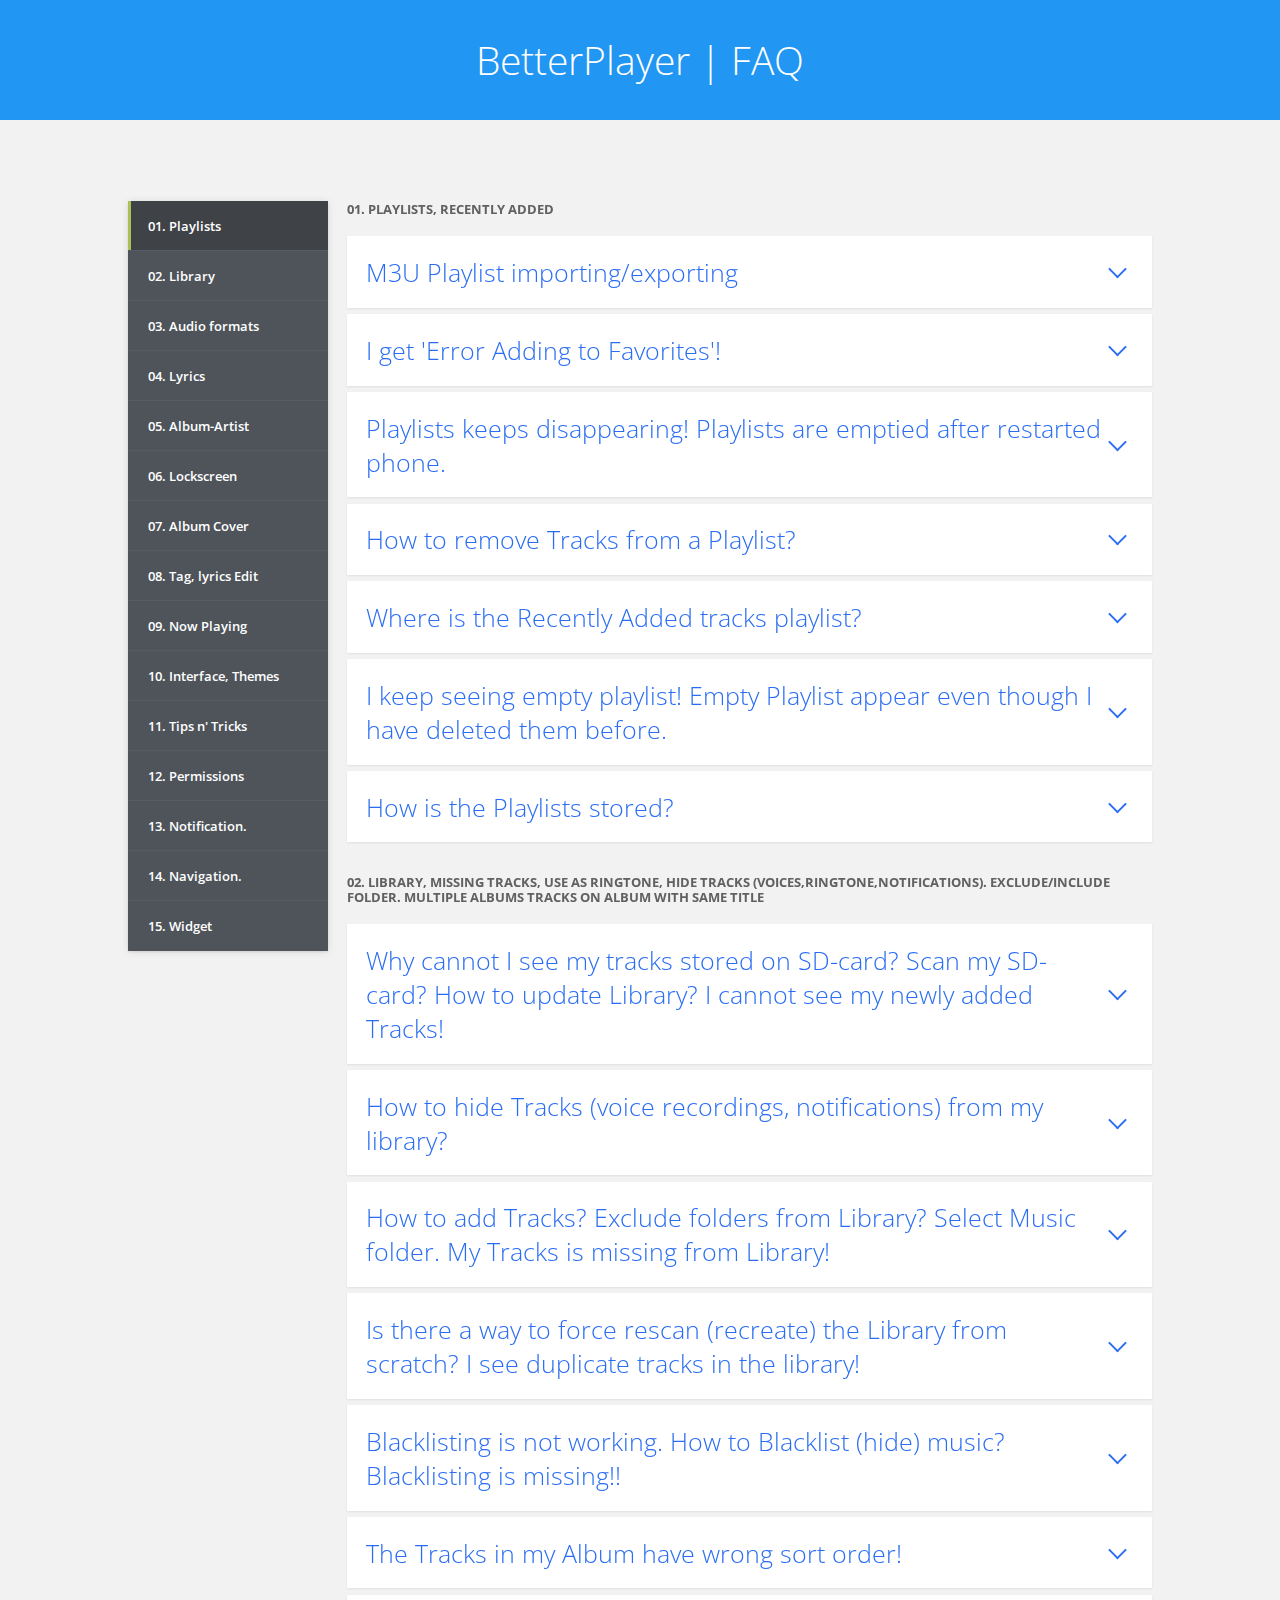
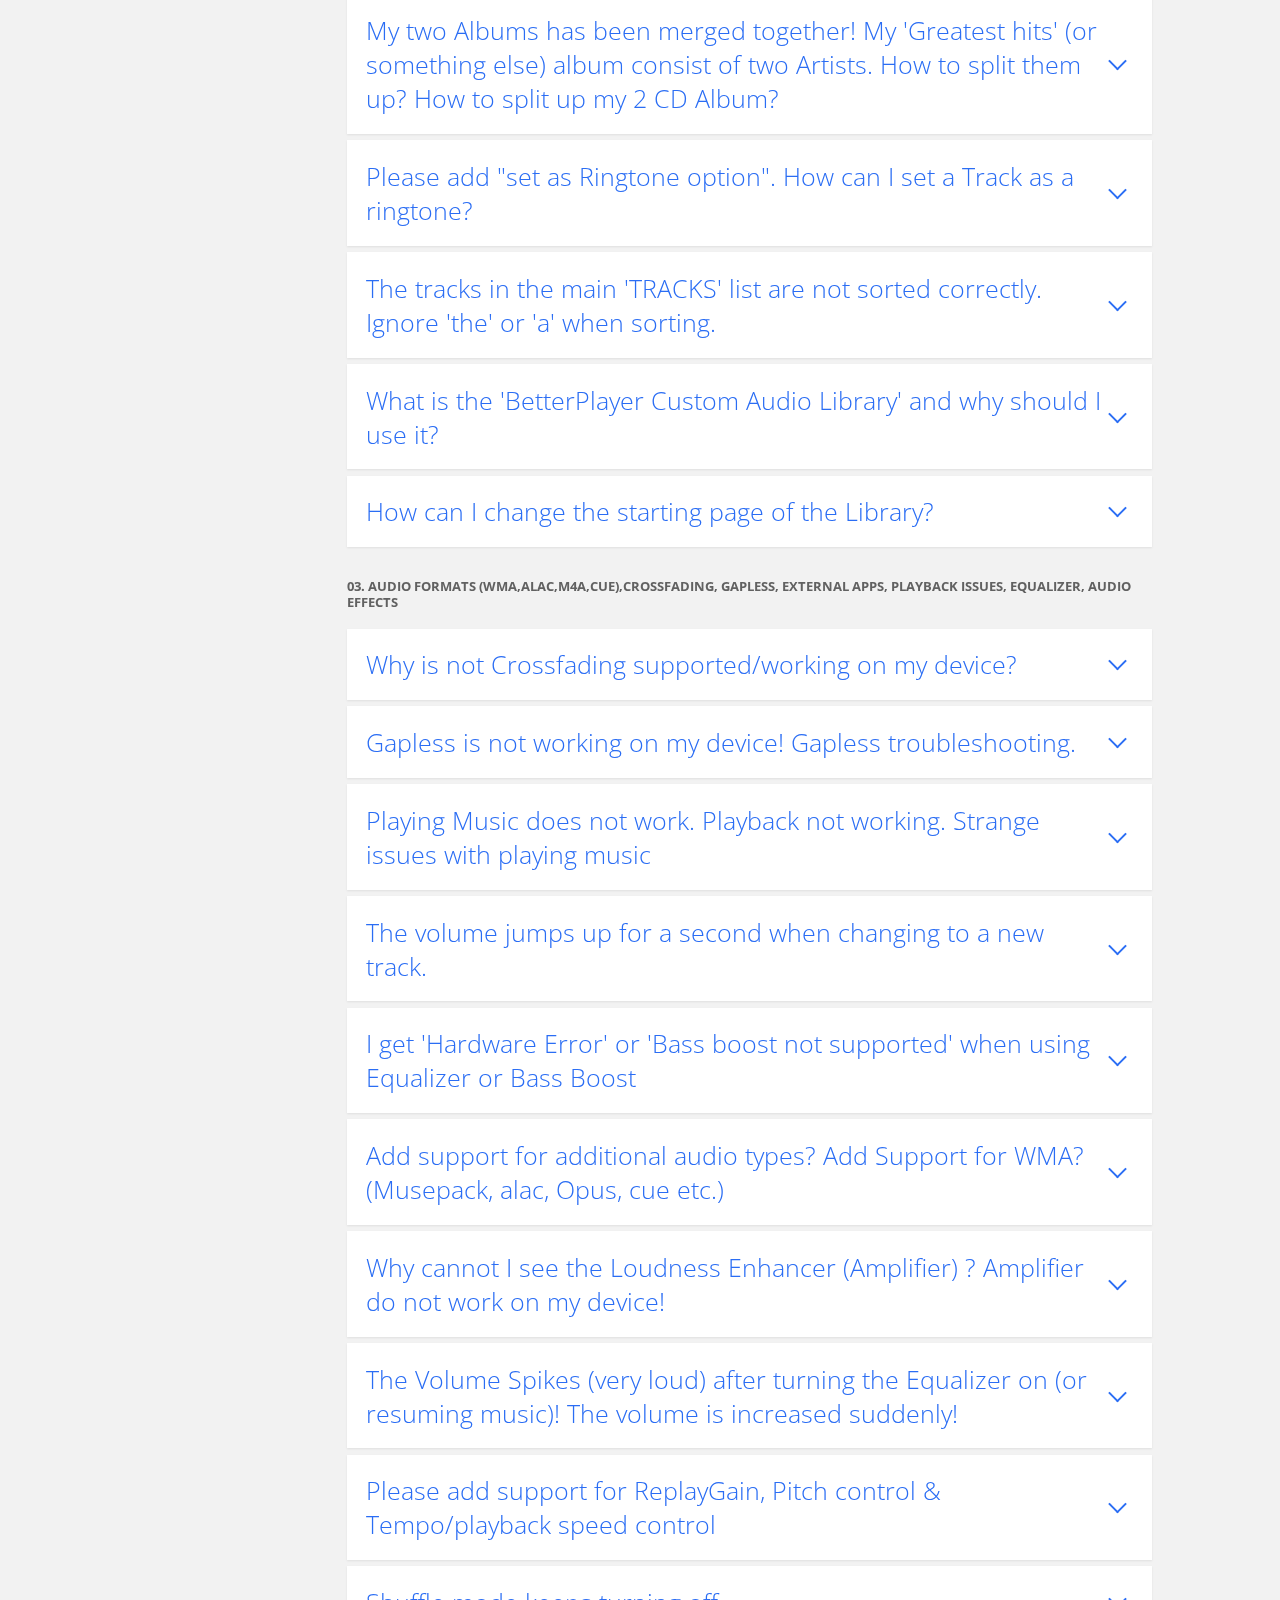
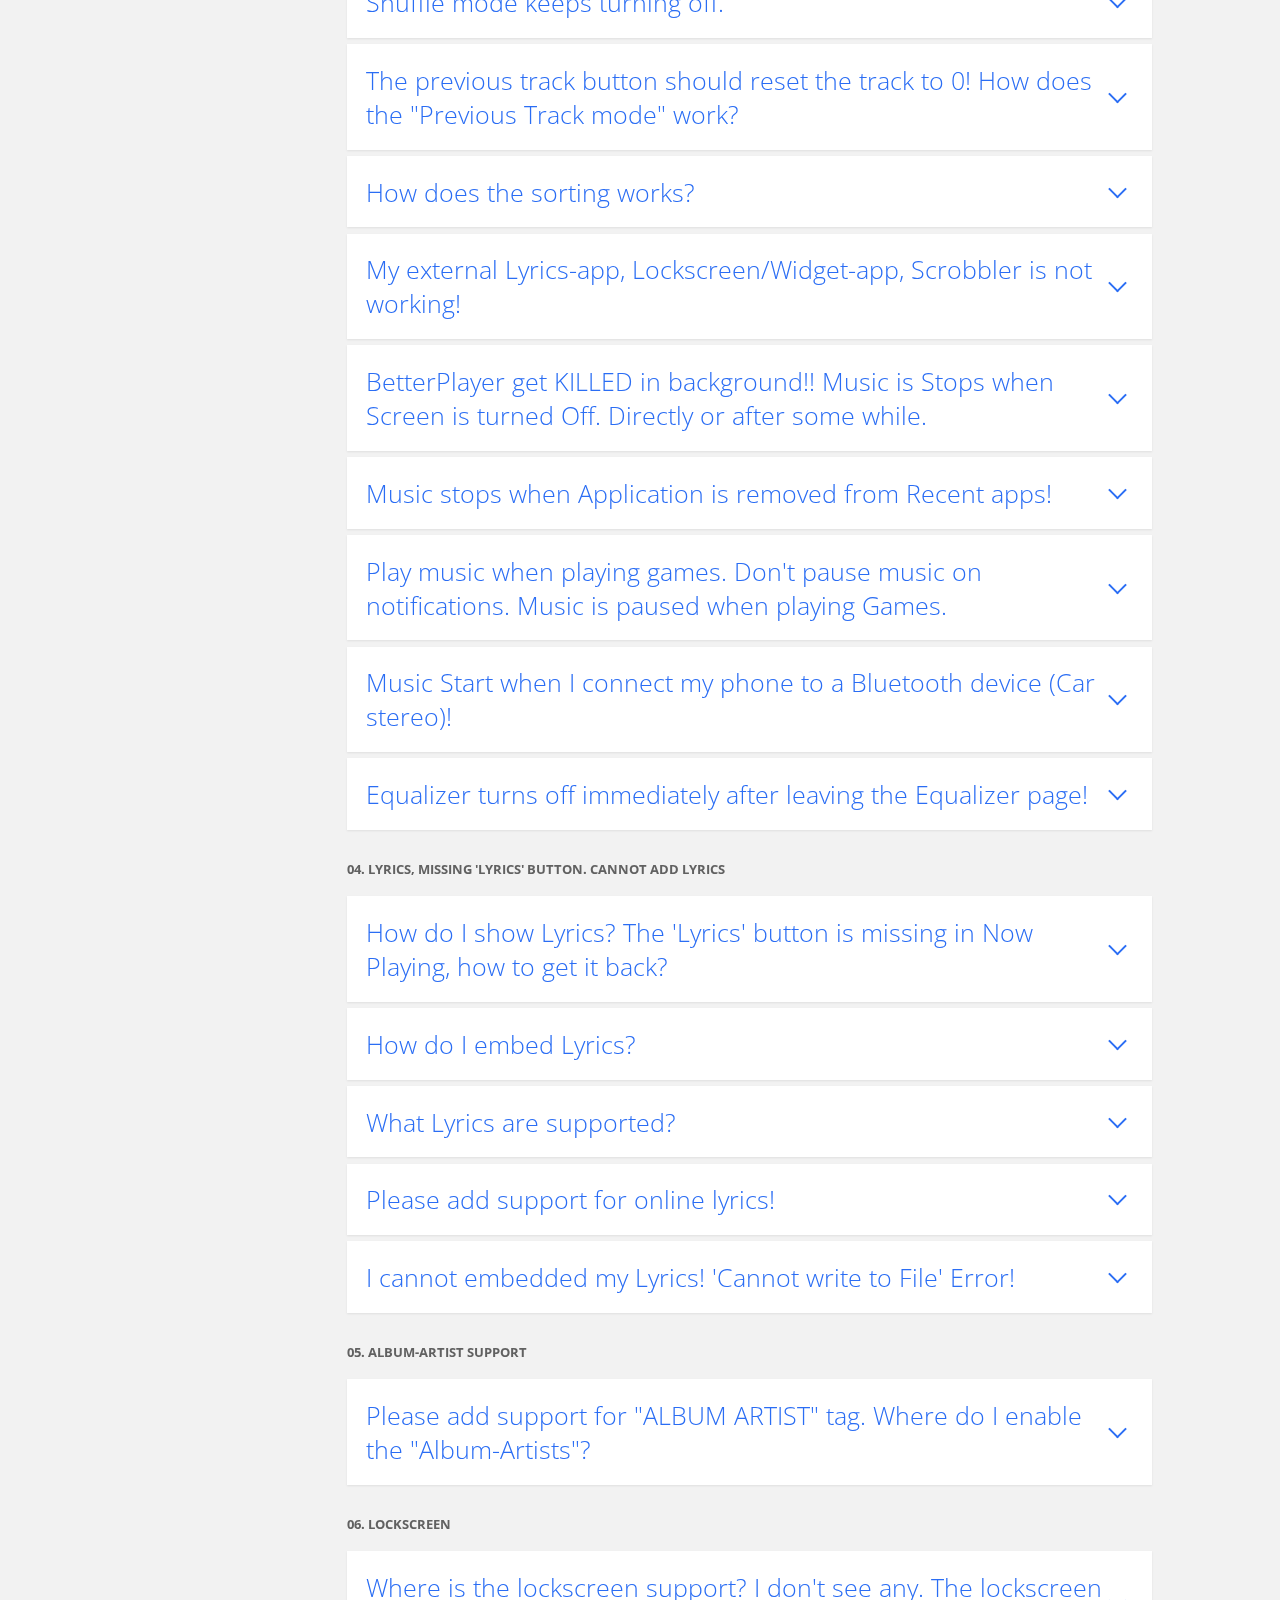
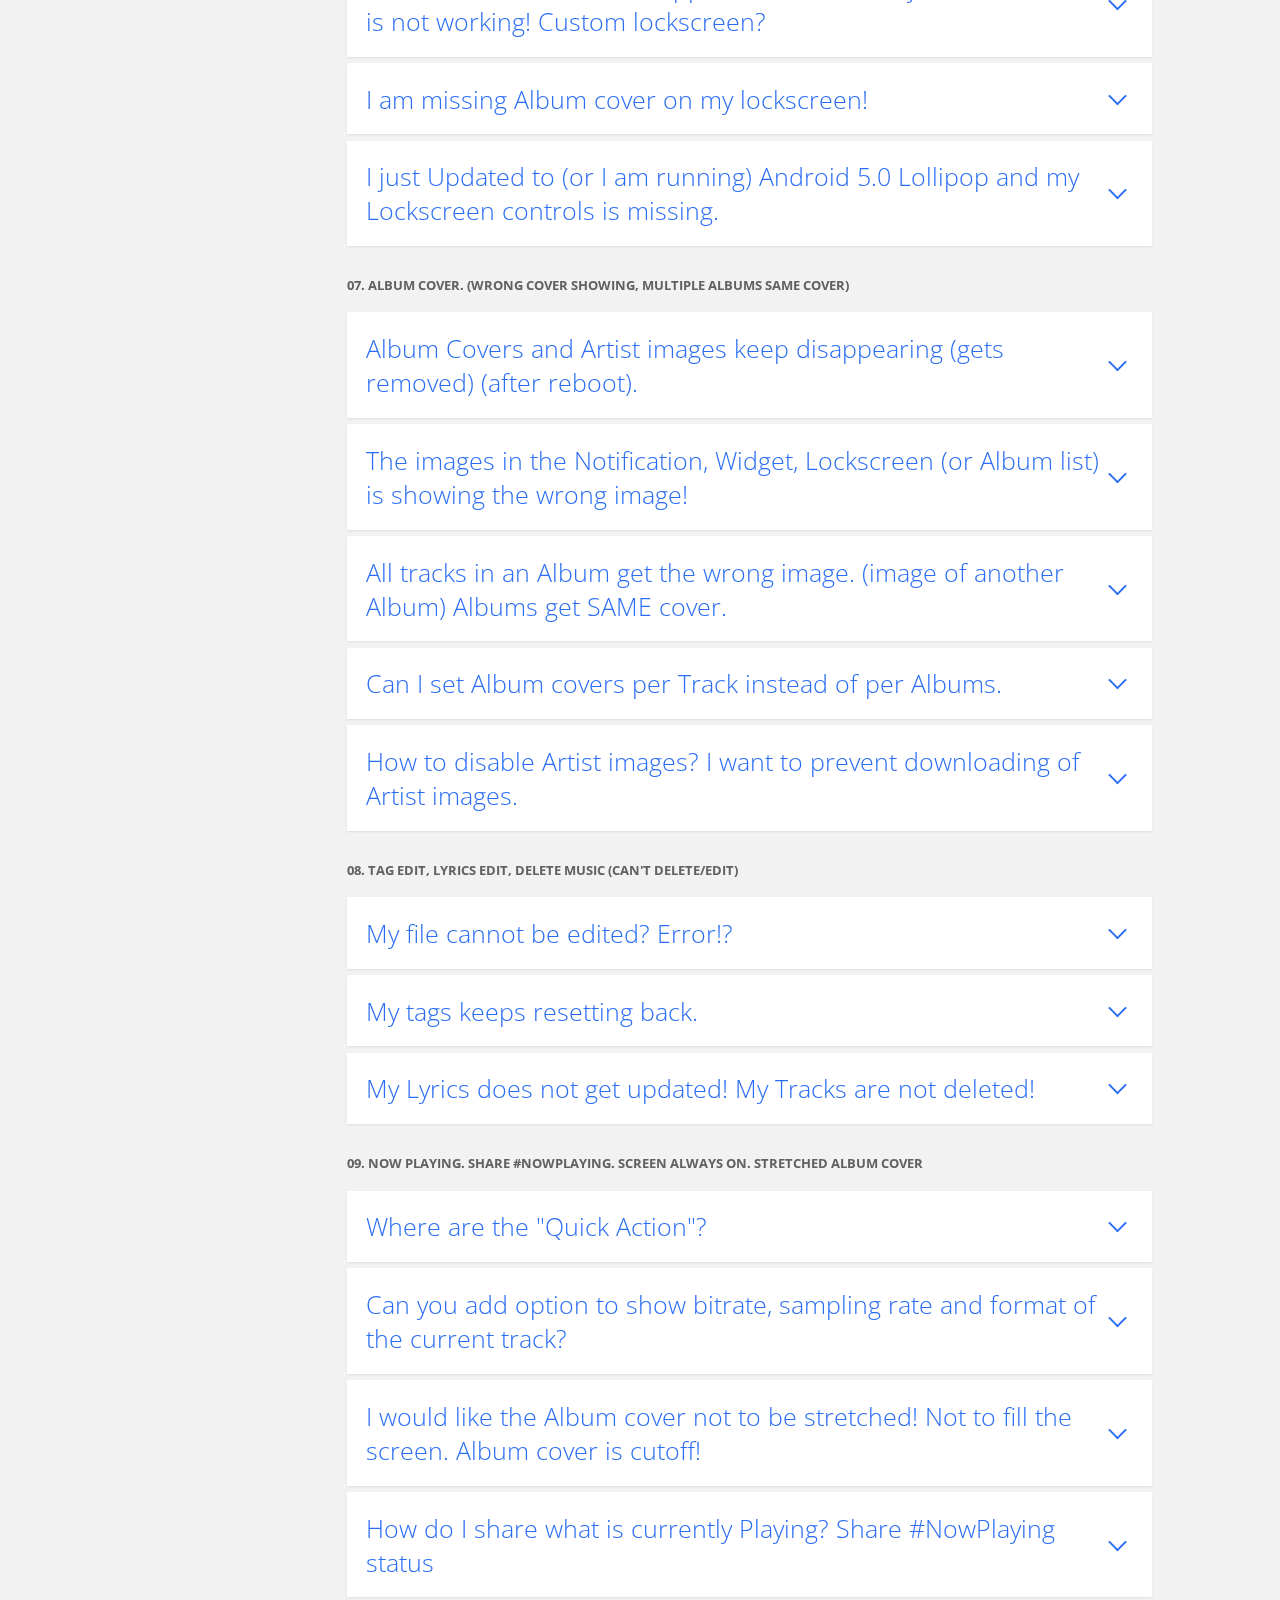
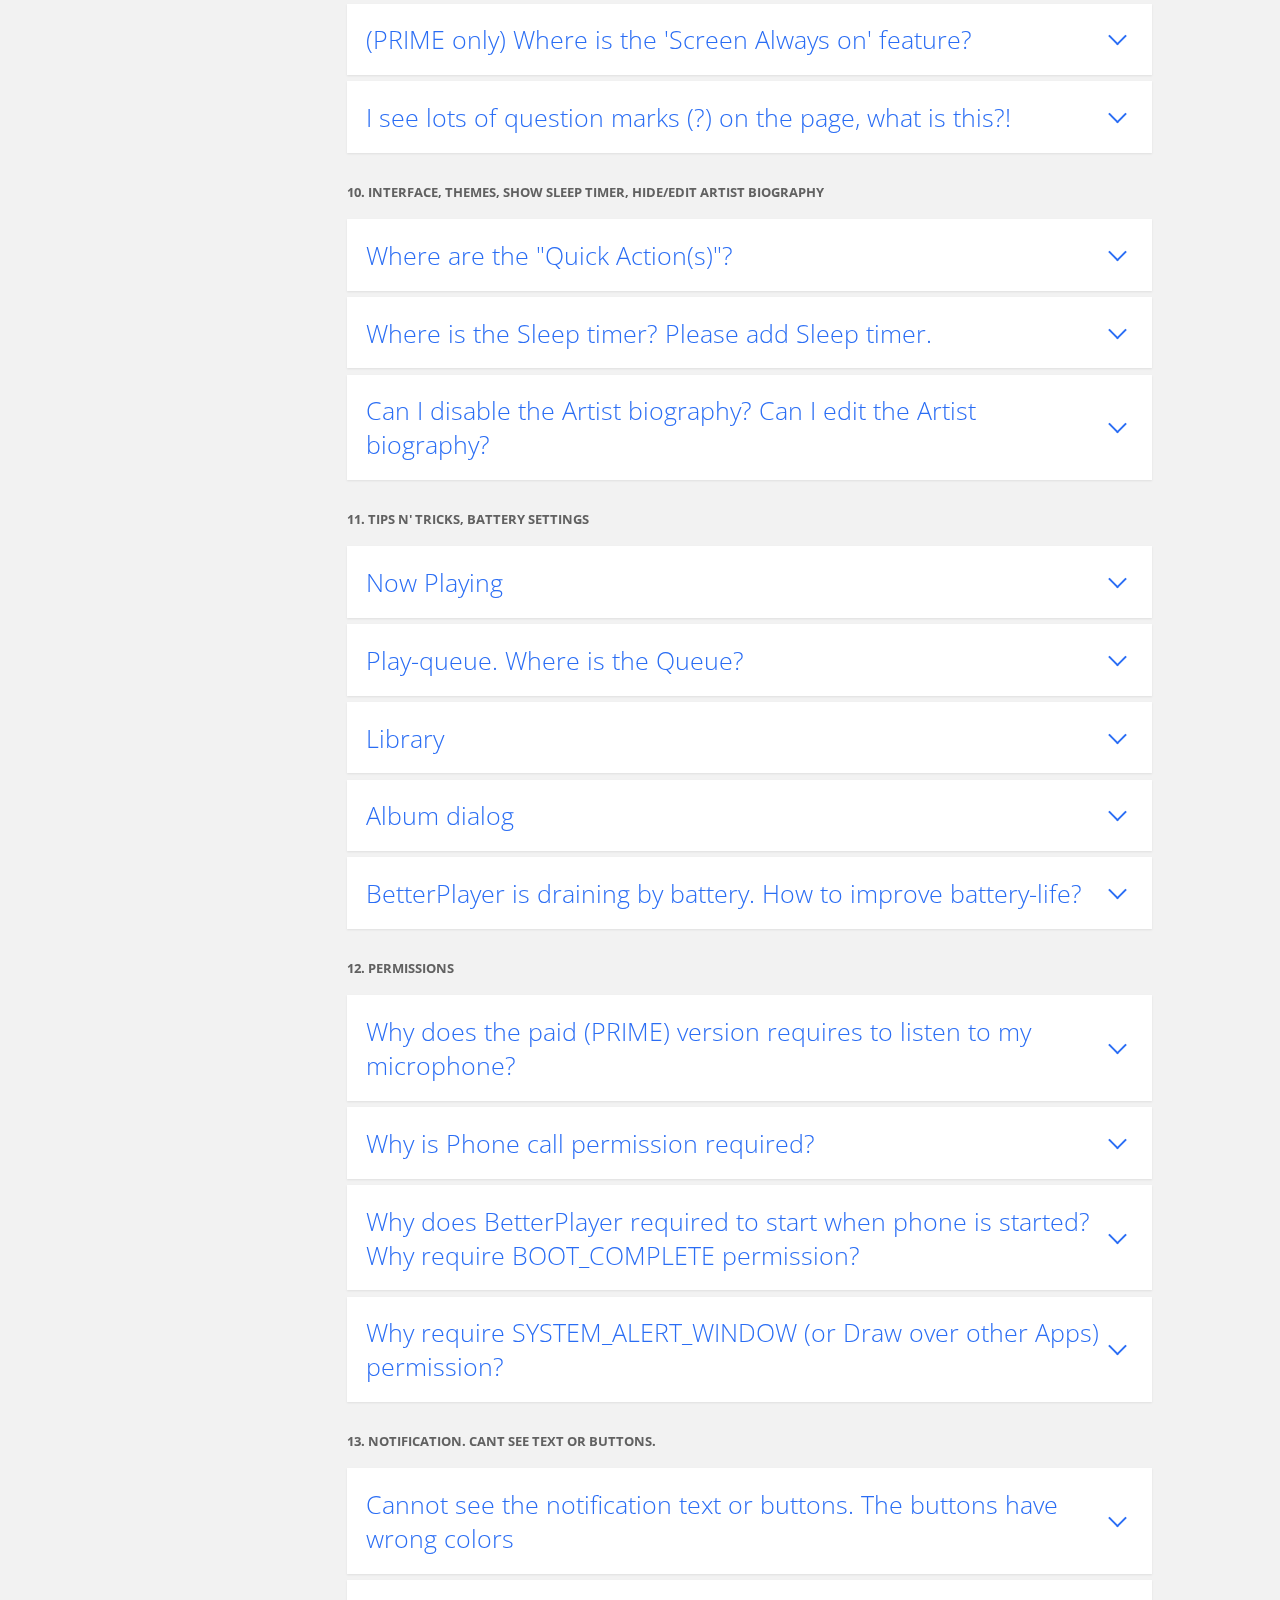
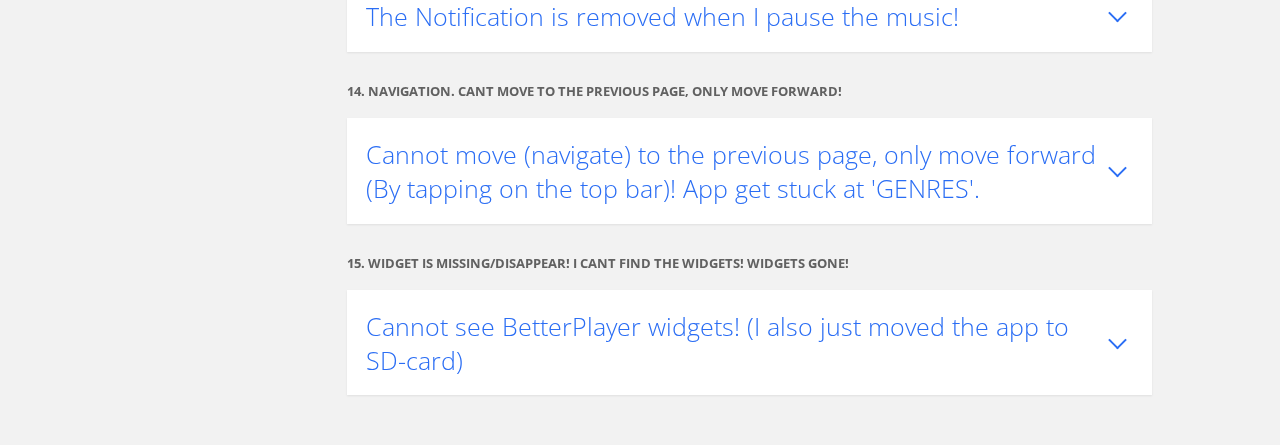
<file: index.html>
<!doctype html>
<html lang="en">
<head>
    <meta charset="UTF-8">
    <meta name="viewport" content="width=device-width, initial-scale=1">
    <script>document.getElementsByTagName("html")[0].className += " js";</script>
    <link rel="stylesheet" href="assets/css/style.css">
    <title>BetterPlayer | FAQ</title>
</head>
<body>
<header class="cd-header flex flex-column flex-center">
    <div class="text-component text-center">
        <h1>BetterPlayer | FAQ</h1>
    </div>
</header>

<section class="cd-faq js-cd-faq container max-width-md margin-top-lg margin-bottom-lg">
    <ul class="cd-faq__categories">
        <li><a class="cd-faq__category cd-faq__category-selected truncate" href="#playlists">01. Playlists</a></li>
        <li><a class="cd-faq__category truncate" href="#libs">02. Library</a></li>
        <li><a class="cd-faq__category truncate" href="#formats">03. Audio formats</a></li>
        <li><a class="cd-faq__category truncate" href="#lyrics">04. Lyrics</a></li>
        <li><a class="cd-faq__category truncate" href="#artists">05. Album-Artist</a></li>
        <li><a class="cd-faq__category truncate" href="#lockscreen">06. Lockscreen</a></li>
        <li><a class="cd-faq__category truncate" href="#cover">07. Album Cover</a></li>
        <li><a class="cd-faq__category truncate" href="#tagedit">08. Tag, lyrics Edit</a></li>
        <li><a class="cd-faq__category truncate" href="#nowplaying">09. Now Playing</a></li>
        <li><a class="cd-faq__category truncate" href="#theme">10. Interface, Themes</a></li>
        <li><a class="cd-faq__category truncate" href="#tips">11. Tips n' Tricks</a></li>
        <li><a class="cd-faq__category truncate" href="#permissions">12. Permissions</a></li>
        <li><a class="cd-faq__category truncate" href="#notifications">13. Notification.</a></li>
        <li><a class="cd-faq__category truncate" href="#navigations">14. Navigation.</a></li>
        <li><a class="cd-faq__category truncate" href="#widget">15. Widget</a></li>

    </ul> <!-- cd-faq__categories -->

    <div class="cd-faq__items">
        <ul id="playlists" class="cd-faq__group">
            <li class="cd-faq__title"><h2>01. Playlists, Recently Added</h2></li>
            <li class="cd-faq__item">
                <a class="cd-faq__trigger" href="#0"><span>M3U Playlist importing/exporting</span></a>
                <div class="cd-faq__content">
                    <div class="text-component">
                        <p>BetterPlayer has Playlist importing, its available in the Playlist page at the bottom, click
                            on 'Import'.<br><br>
                            Currently only .m3u and .m3u8 is supported. The import/export feature comes without any
                            warranties.<br><br>
                            Playlists can also be exported to the .m3u format. The absolute paths are currently used in
                            the resulting playlist
                            and may not work on other devices than your phone and using BetterPlayer.<br><br>
                            If you don't like BetterPlayer's importing/exporting there are 3rd party app in the Store
                            that can do it also, try
                            use them.<br><br>
                            More technical info on M3U: <a href="http://en.wikipedia.org/wiki/M3U">http://en.wikipedia.org/wiki/M3U</a>
                            <br><br>
                            If you have problems with importing, try using different file managers, you should also try
                            using the build-in File
                            selector, long press on the 'Import' button.<br><br>

                            To Export a Playlist, long press on the Playlist you want to Export and select 'Export' from
                            the list. The playlist
                            will be exported in .m3u file to the root of the Internal storage.<br><br>
                            You can also try switching to the New custom Audio library, this is done in Advanced
                            settings.<br><br>
                            If you are getting an 'Error cannot read file' you can try using the build-in BetterPlayer
                            importer. This is found my
                            long-pressing on the 'Import' button at the bottom of the 'PLAYLISTS' page.<br></p>
                    </div>
                </div> <!-- cd-faq__content -->
            </li>

            <li class="cd-faq__item">
                <a class="cd-faq__trigger" href="#0"><span>I get 'Error Adding to Favorites'!</span></a>
                <div class="cd-faq__content">
                    <div class="text-component">
                        <p>Switch to the new Custom Audio library in Advanced Settings. This does not have this problem.<br>
                        </p>
                    </div>
                </div> <!-- cd-faq__content -->
            </li>

            <li class="cd-faq__item">
                <a class="cd-faq__trigger" href="#0"><span>Playlists keeps disappearing! Playlists are emptied after restarted phone.</span></a>
                <div class="cd-faq__content">
                    <div class="text-component">
                        <p>The Playlists comes without any guarantees, you should keep your important Playlists
                            backed-up using BetterPlayer or
                            3rd party app.<br><br>
                            If you lost all of your Playlists you can try restore from backup, by tapping on the top
                            'PLAYLISTS' title and then
                            hit the 'Restore from Backup' button.<br><br>
                            The Playlists may be cleared/deleted automatically by the Android system when you unmount
                            the SD-card, restart your
                            device or add new music. <br><br>
                            This is not a bug of BetterPlayer, instead its your device that does this, you can report
                            this bug to your device
                            manufacturer.<br><br>
                            If you are going to unmount the SD-card and want the Playlists safe you can Export all
                            Playlists by tapping on the
                            'PLAYLISTS' title
                            at the top and selecting 'Export all Playlists'.<br><br>
                            The Playlists are then stored in the Playlist folder in BetterPlayer folder on the External
                            storage.<br><br>
                            For a quick solution to this problem, switch to the new Custom Audio library in Advanced
                            Settings. This does not
                            have this problem. BetterPlayer will switch to this soon.<br></p>
                    </div>
                </div> <!-- cd-faq__content -->
            </li>

            <li class="cd-faq__item">
                <a class="cd-faq__trigger" href="#0"><span>How to remove Tracks from a Playlist?</span></a>
                <div class="cd-faq__content">
                    <div class="text-component">
                        <p>Tracks from a Playlist can be swiped removed. This is the same for the play-queue except that
                            it can only be left
                            swipe removed. This swipe remove can also be disabled in Interface settings.<br></p>
                    </div>
                </div> <!-- cd-faq__content -->
            </li>

            <li class="cd-faq__item">
                <a class="cd-faq__trigger" href="#0"><span>Where is the Recently Added tracks playlist?</span></a>
                <div class="cd-faq__content">
                    <div class="text-component">
                        <p>The Recently Added tracks are located in the "Playlists" section of the application.<br><br>
                            Swipe left edge to open sliding menu, select "Playlists", swipe then left until you reach
                            the "Recently Added" page.
                            <br><br>
                            Its located after "FAVORITES" page. </p>
                    </div>
                </div> <!-- cd-faq__content -->
            </li>

            <li class="cd-faq__item">
                <a class="cd-faq__trigger" href="#0"><span>I keep seeing empty playlist! Empty Playlist appear even though I have deleted them before.</span></a>
                <div class="cd-faq__content">
                    <div class="text-component">
                        <p>You most likely have a .m3u playlist file that Android keeps importing, if it has 0 tracks it
                            failed to import it
                            fully.<br><br>
                            Located the .m3u (or .m3u8) file(s) (usually have the same filename as the playlist title)
                            and delete it.<br><br>
                            You can also add a .nomedia file in the folder to prevent the scanner from scanning that
                            folder. </p>
                    </div>
                </div> <!-- cd-faq__content -->
            </li>

            <li class="cd-faq__item">
                <a class="cd-faq__trigger" href="#0"><span>How is the Playlists stored?</span></a>
                <div class="cd-faq__content">
                    <div class="text-component">
                        <p>BetterPlayer always tries its best to keep a backup of your Playlists as .m3ubackup files
                            stored in the
                            BetterPlayer/Playlists folder.<br><br>
                            If you are using the 'Build in Android library' the Playlists are stored in a database on
                            your phone, which your
                            phone manages.<br><br>
                            If you are using 'BetterPlayer Custom Library', the playlists are stored in the app. If you
                            clear the App-data of
                            BetterPlayer these playlists might be lost if there is no external m3u playlist file or
                            m3uBackup file.<br><br>
                            Check which Audio library you are using in Metadata Settings category.<br></p>
                    </div>
                </div> <!-- cd-faq__content -->
            </li>


        </ul> <!-- cd-faq__group -->
        <ul id="libs" class="cd-faq__group">
            <li class="cd-faq__title"><h2>02. Library, Missing Tracks, Use as
                Ringtone, Hide Tracks (voices,ringtone,notifications). Exclude/Include Folder. Multiple Albums Tracks on
                Album
                with same Title</h2></li>
            <li class="cd-faq__item">
                <a class="cd-faq__trigger" href="#0"><span>Why cannot I see my tracks stored on SD-card? Scan my SD-card? How to update Library? I cannot see my newly
        added Tracks!</span></a>
                <div class="cd-faq__content">
                    <div class="text-component">
                        <p>Try restart your phone, it might take a while for the tracks to be scanned. Also BetterPlayer
                            is not in charge of
                            scanning your audio files, it uses the build-in music library which is managed by your
                            phone.<br><br>
                            The "Music Scanner" build-in in BetterPlayer only hands over files to the build-in scanner.
                            <br><br>
                            Also the Music cannot be stored on certain folders, if you cannot see your Music, try moving
                            them to the 'Music'
                            folder. <br><br>
                            Also check if there is a .nomedia file in the folder of the music and delete it if so.
                            <br><br>
                            Also you can try switch to the new Custom Audio library in Advanced Settings. This works
                            much better. You can there
                            manually select the Folders to scan from.<br></p>
                    </div>
                </div> <!-- cd-faq__content -->
            </li>
            <li class="cd-faq__item">
                <a class="cd-faq__trigger" href="#0"><span>How to hide Tracks (voice recordings, notifications) from my library?</span></a>
                <div class="cd-faq__content">
                    <div class="text-component">
                        <p>* Try enabling 'Hide Short Tracks' in Settings -&gt; Metadata, and make sure 'Show All Audio
                            files' is disabled.<br><br>
                            * Adding a '.nomedia' file in the Folder of the Tracks you want to hide will cause the
                            Scanner to skip it. However
                            this might take time until the scanner picks up this change, you can speed up the process by
                            moving(or renaming) the
                            folder.<br><br>
                            * BetterPlayer PRIME has blacklisting option where you can hide Tracks and Folders of choice
                            from being displayed. <br><br>
                            * Switch to the new Custom Audio library, this allows you to manually select Music folder
                            and more control over
                            scanning. Switch to this in Advanced settings or Metadata Settings in newer
                            versions.<br></p>
                    </div>
                </div> <!-- cd-faq__content -->
            </li>

            <li class="cd-faq__item">
                <a class="cd-faq__trigger" href="#0"><span>How to add Tracks? Exclude folders from Library? Select Music folder. My Tracks is missing from Library!</span></a>
                <div class="cd-faq__content">
                    <div class="text-component">
                        <p>BetterPlayer by default uses the build-in Music library, therefore no excluding or including
                            can be done. The Android
                            system on your device manages the library and is shared amongst other Music players.<br><br>
                            If you really want to exclude folder. The Paid (PRIME) version can blacklist folders and
                            tracks. <br><br>
                            The music scanner scans and adds new Tracks automatically. It might take a while for the
                            tracks to appear. It is
                            recommended that you use the 'Music' folder to store Music.<br><br>
                            You can also switch to the new BetterPlayer Custom Audio library, this allows you to
                            manually
                            select Music folder,
                            thus you have more control over scanning. Switch to this in Metadata settings. This is
                            available for both Free and
                            PRIME versions.<br></p>
                    </div>
                </div> <!-- cd-faq__content -->
            </li>
            <li class="cd-faq__item">
                <a class="cd-faq__trigger" href="#0"><span>Is there a way to force rescan (recreate) the Library from scratch? I see duplicate tracks in the library!</span></a>
                <div class="cd-faq__content">
                    <div class="text-component">
                        <p>You can try to re-scan the library by entering Phone Settings -&gt; Apps -&gt; System -&gt;
                            Media Storage -&gt;
                            Clear Data. Then reboot. <br><br>
                            Note!! Everything will be rescanned from scratch, that includes All photo-Images, Ringtones,
                            Alarms, Audio and all
                            Playlists, i.e. some or all of these might be lost. However no files will be
                            deleted.<br><br>
                            Doing this might also fix the issue of duplicate tracks. <br><br>
                            The 'Media Storage' app might be called something else if you have any other language than
                            English. <br><br>
                            If you can't find it you might need to enable 'Show System apps' in an overflow (3dots)
                            icon. <br><br>
                            If you are using 'BetterPlayer Custom Library' you can reset the Audio database in
                            BetterPlayer Custom library
                            settings.<br></p>
                    </div>
                </div> <!-- cd-faq__content -->
            </li>
            <li class="cd-faq__item">
                <a class="cd-faq__trigger" href="#0"><span>Blacklisting is not working. How to Blacklist (hide) music? Blacklisting is missing!!</span></a>
                <div class="cd-faq__content">
                    <div class="text-component">
                        <p>This feature is only available in BetterPlayer PRIME and ONLY when using the 'Android
                            Standard
                            Library' (Change in
                            Metadata Settings).<br><br>
                            Make sure 'Enable Blacklisting' is turned on in Metadata settings. <br><br>
                            Go to the main 'FOLDERS' view in Library, long press on the Folder you want to Blacklist,
                            select 'Add to Blacklist'
                            from the list. The Tracks in the Folder will then be added to the blacklist. <br><br>
                            You can also blacklist single Tracks by long-pressing on them and selecting 'Add to
                            Blacklist'.<br><br>
                            In order to hide the Albums and Artists of the blacklisted Tracks, you must start a 'Auto
                            Blacklist Artists &amp;
                            Albums' in Metadata settings.<br><br>
                            You can also switch to the new BetterPlayer Custom library, where you can manually select
                            which folders to scan from.
                            If you are using BetterPlayer PRIME and Blacklisting is missing from the Settings that means
                            you
                            are using the new
                            BetterPlayer Custom library.<br></p>
                    </div>
                </div> <!-- cd-faq__content -->
            </li>

            <li class="cd-faq__item">
                <a class="cd-faq__trigger" href="#0"><span>The Tracks in my Album have wrong sort order!</span></a>
                <div class="cd-faq__content">
                    <div class="text-component">
                        <p>* Check the Track Album number for each track if they have the correct value, long press on
                            the Track, select
                            'Edit'.<br><br>
                            * Make sure the sorting is 'Album Track number', change in the top right corner when
                            browsing an Album. <br><br>
                            * Check that the Disc field is correct. Remove the Disc field if the Album only have one
                            disc. Tracks with no disc
                            are sorted first. <br><br>
                            * Disable 'Merge Albums' in Settings -&gt; Metadata, merged Albums might cause problems with
                            sorting. <br></p>
                    </div>
                </div> <!-- cd-faq__content -->
            </li>
            <li class="cd-faq__item">
                <a class="cd-faq__trigger" href="#0"><span>My two Albums has been merged together! My 'Greatest hits' (or something else) album consist of two Artists.
        How to split them up? How to split up my 2 CD Album?</span></a>
                <div class="cd-faq__content">
                    <div class="text-component">
                        <p>Disable 'Merge Albums' in Metadata settings and your Albums should be separated. <br><br>
                            If you can't find 'Merge Albums' that means you are using 'BetterPlayer Custom Library' and
                            you can instead change
                            the 'Album Merge Strategy' in Metadata Settings.<br></p>
                    </div>
                </div> <!-- cd-faq__content -->
            </li>
            <li class="cd-faq__item">
                <a class="cd-faq__trigger" href="#0"><span>Please add "set as Ringtone option". How can I set a Track as a ringtone?</span></a>
                <div class="cd-faq__content">
                    <div class="text-component">
                        <p> Enable "Ringtone Track option" in Interface -&gt; General -&gt; More.. <br><br>
                            Then long-press on the track and select 'Use as Ringtone'. </p>
                    </div>
                </div> <!-- cd-faq__content -->
            </li>

            <li class="cd-faq__item">
                <a class="cd-faq__trigger" href="#0"><span>The tracks in the main 'TRACKS' list are not sorted correctly. Ignore 'the' or 'a' when sorting.</span></a>
                <div class="cd-faq__content">
                    <div class="text-component">
                        <p> The issue with wrong sorting, usually resolves itself after awhile or restarting your
                            devices.<br><br>
                            If you want a quickfix you can try enabling 'Force A-Z sorting' in Advanced Settings.
                            <br><br>
                            By default the sorting ignore 'a' and 'the' words, if you do not like this you can also try
                            enabling 'Force A-Z'
                            sorting.<br></p>
                    </div>
                </div> <!-- cd-faq__content -->
            </li>
            <li class="cd-faq__item">
                <a class="cd-faq__trigger" href="#0"><span>What is the 'BetterPlayer Custom Audio Library' and why should I use it?</span></a>
                <div class="cd-faq__content">
                    <div class="text-component">
                        <p>This is brand new audio library that is freely made to fit BetterPlayer needs for
                            reliability and performance.<br><br>
                            It fixes issues with Playlist, Favorites and disappearing Album covers.<br><br>
                            In addition more features will be available when using this also over time.<br><br>
                            Playlists will not be removed when you unmount(remove) your SD-card however they will be
                            removed if you uninstall or
                            clear app data of BetterPlayer since they are stored within the app. Playlists backups are
                            by
                            default run in the
                            background.<br><br>
                            To enable the Custom audio library, Enter Advanced Setting and Enable 'Beta Test New
                            Library'. This will enable the
                            'Audio Library' tab found in the left sliding menu. Enter there and enable the new
                            library.<br><br>
                            The new library also fixes issues with 'Error Adding to Favorites'</p>
                    </div>
                </div> <!-- cd-faq__content -->
            </li>
            <li class="cd-faq__item">
                <a class="cd-faq__trigger" href="#0"><span>How can I change the starting page of the Library?</span></a>
                <div class="cd-faq__content">
                    <div class="text-component">
                        <p> This option is only available in the paid version (BetterPlayer PRIME). In the paid version:
                            Settings -&gt; Interface -&gt;
                            Library -&gt; Startpage.<br></p>
                    </div>
                </div> <!-- cd-faq__content -->
            </li>

        </ul> <!-- cd-faq__group -->
        <ul id="formats" class="cd-faq__group">
            <li class="cd-faq__title"><h2>03. Audio formats
                (WMA,ALAC,M4A,cue),Crossfading, Gapless, External Apps, Playback issues, Equalizer, Audio effects</h2>
            </li>
            <li class="cd-faq__item">
                <a class="cd-faq__trigger" href="#0"><span>Why is not Crossfading supported/working on my device?</span></a>
                <div class="cd-faq__content">
                    <div class="text-component">
                        <p>The crossfading is not supported on devices running Qualcomm® Snapdragon™ 800 series and
                            higher, due to the audio
                            hardware decoder. All other devices should be supported. However if you are using Bluetooth
                            audio crossfading should
                            work fine.
                            The issues with crossfading is the reason why the features is included in the free
                            version.<br><br>
                            Please also turn off the Equalizer and all Sound-effects, they disturb the
                            crossfading.<br></p>
                    </div>
                </div> <!-- cd-faq__content -->
            </li>
            <li class="cd-faq__item">
                <a class="cd-faq__trigger"
                   href="#0"><span>Gapless is not working on my device! Gapless troubleshooting.</span></a>
                <div class="cd-faq__content">
                    <div class="text-component">
                        <p> - Same issue as the crossfading, Gapless is not working on some devices due to the build-in
                            audio hardware decoder.
                            However if you are using Bluetooth audio Gapless should work fine.<br><br>
                            - Make sure the tracks are optimized for gapless playback. I.e. there should be no pauses in
                            sound between the two
                            tracks.<br></p>
                    </div>
                </div> <!-- cd-faq__content -->
            </li>
            <li class="cd-faq__item">
                <a class="cd-faq__trigger" href="#0"><span>Playing Music does not work. Playback not working. Strange issues with playing music</span></a>
                <div class="cd-faq__content">
                    <div class="text-component">
                        <p> Check that you have Crossfading disabled, this does not work on many devices. Most users
                            have issues with this.<br><br>
                            Try restart BetterPlayer and your device.<br></p>
                    </div>
                </div> <!-- cd-faq__content -->
            </li>
            <li class="cd-faq__item">
                <a class="cd-faq__trigger" href="#0"><span>The volume jumps up for a second when changing to a new track.</span></a>
                <div class="cd-faq__content">
                    <div class="text-component">
                        <p> This is a known bug and its caused when you have both crossfading and some sound-effects
                            enabled. Turn off one of
                            them.<br><br>
                            All sound-effects must be turned off for the crossfading to work properly. <br></p>
                    </div>
                </div> <!-- cd-faq__content -->
            </li>
            <li class="cd-faq__item">
                <a class="cd-faq__trigger" href="#0"><span>I get 'Hardware Error' or 'Bass boost not supported' when using Equalizer or Bass Boost</span></a>
                <div class="cd-faq__content">
                    <div class="text-component">
                        <p> This is caused due to hardware or software issue on your device. There can be many different
                            problems that can cause
                            this. <br><br>
                            - The sound effect might already in use by other program. If you have system global Sound
                            effects try disabling
                            them.<br><br>
                            - Restarting your device solves the issue in many cases.<br><br>
                            - If you are using a Custom ROM the Sound effects might be broken.<br><br>
                            - Try changing to the 'Stock Equalizer' in Audio Settings.<br></p>
                    </div>
                </div> <!-- cd-faq__content -->
            </li>
            <li class="cd-faq__item">
                <a class="cd-faq__trigger" href="#0"><span>Add support for additional audio types? Add Support for WMA? (Musepack, alac, Opus, cue etc.)</span></a>
                <div class="cd-faq__content">
                    <div class="text-component">
                        <p>Since BetterPlayer uses the build-in audio decoder from your phone, the supported formats
                            vary
                            between manufactures
                            and android version and BetterPlayer cannot add additional support.<br>
                        </p>
                    </div>
                </div> <!-- cd-faq__content -->
            </li>
            <li class="cd-faq__item">
                <a class="cd-faq__trigger" href="#0"><span>Why cannot I see the Loudness Enhancer (Amplifier) ? Amplifier do not work on my device!</span></a>
                <div class="cd-faq__content">
                    <div class="text-component">
                        <p>The Amplifier only works on Android 4.4+ and newer. It is not guaranteed to work on all
                            devices, Its up to the
                            hardware manufacture to implement it.
                            Sometimes Amplifier only works using headphones and not the build-in speaker. It also might
                            not work on custom ROMs.<br></p>
                    </div>
                </div> <!-- cd-faq__content -->
            </li>
            <li class="cd-faq__item">
                <a class="cd-faq__trigger" href="#0"><span>The Volume Spikes (very loud) after turning the Equalizer on (or resuming music)! The volume is increased
        suddenly!</span></a>
                <div class="cd-faq__content">
                    <div class="text-component">
                        <p> This is a known bug in Android. Use the Stock (build-in) Equalizer instead. Change it in
                            Audio settings -&gt; Select
                            Equalizer. Or dont use BetterPlayer equalizer at all. <br><br>
                            Many Motorola devices are known to have this bug.<br></p>
                    </div>
                </div> <!-- cd-faq__content -->
            </li>
            <li class="cd-faq__item">
                <a class="cd-faq__trigger" href="#0"><span>Please add support for ReplayGain, Pitch control &amp; Tempo/playback speed control </span></a>
                <div class="cd-faq__content">
                    <div class="text-component">
                        <p>BetterPlayer currently uses the build-in audio decoder on your device and this does not
                            support of these features.
                            <br><br>
                            To add these features BetterPlayer needs to switch to its own audio decoder, but there are
                            no
                            current plans to do so.
                            <br></p>
                    </div>
                </div> <!-- cd-faq__content -->
            </li>
            <li class="cd-faq__item">
                <a class="cd-faq__trigger" href="#0"><span>Shuffle mode keeps turning off.</span></a>
                <div class="cd-faq__content">
                    <div class="text-component">
                        <p>Playing a Album, Artist, Playlist or Genre (Pressing Play button in) currently turns off
                            Shuffle. (Might change in
                            later versions). Shuffle might be turned off in other cases, its an issue im trying to
                            resolve.<br></p>
                    </div>
                </div> <!-- cd-faq__content -->
            </li>
            <li class="cd-faq__item">
                <a class="cd-faq__trigger" href="#0"><span>The previous track button should reset the track to 0! How does the "Previous Track mode" work?</span></a>
                <div class="cd-faq__content">
                    <div class="text-component">
                        <p>The setting is called 'Previous Track mode' and is available in Settings -&gt; Audio -&gt;
                            scroll down abit. It has
                            two modes: <br><br>
                            "Fast" (Default): Pressing previous track button (&lt;&lt;) jumps directly to the previous
                            track. <br><br>
                            "Classic" : Resets the track if 3 seconds has passed on the track, otherwise move to the
                            previous track.<br></p>
                    </div>
                </div> <!-- cd-faq__content -->
            </li>
            <li class="cd-faq__item">
                <a class="cd-faq__trigger" href="#0"><span>How does the sorting works?</span></a>
                <div class="cd-faq__content">
                    <div class="text-component">
                        <p>Sorting found in the library by tapping on the top titles 'ARTIST' or 'TRACKS' for example.
                            In the browser pages
                            (single Artist) its found in the overflow (3 dots) button.<br><br>
                            The main Track list, Artist tracks and Genre tracks can be sorted many ways. The current
                            sorting affects all of the
                            tracks list. For example selecting a specific Genre track sorting applies to all Genre
                            tracks no matter the genre.
                            <br><br>
                            The Playlist track sorting are Playlist individual and are permanent. <br></p>
                    </div>
                </div> <!-- cd-faq__content -->
            </li>
            <li class="cd-faq__item">
                <a class="cd-faq__trigger" href="#0"><span>My external Lyrics-app, Lockscreen/Widget-app, Scrobbler is not working!</span></a>
                <div class="cd-faq__content">
                    <div class="text-component">
                        <p> Enable "Broadcast Now Playing" or "Broadcast Play-queue" in Metadata settings this usually
                            fixes the issue.<br><br>

                        </p>
                    </div>
                </div> <!-- cd-faq__content -->
            </li>
            <li class="cd-faq__item">
                <a class="cd-faq__trigger" href="#0"><span>BetterPlayer get KILLED in background!! Music is Stops when Screen is turned Off. Directly or after some
        while.</span></a>
                <div class="cd-faq__content">
                    <div class="text-component">
                        <p> This is caused by your device enters power saving mode and stops BetterPlayer from running
                            in
                            the background. You
                            should add BetterPlayer to the whitelist of you can find such a feature on your device. If
                            you are using extra power
                            saving mode 'Stamina mode' for example try turn that off.<br><br>
                            Also check if you have any external power saving app that might kill BetterPlayer while its
                            running in the
                            background.<br><br>
                            If you are using a Huawei device, this is called 'Protected Apps' in the Battery Manager and
                            you should whitelist
                            BetterPlayer there.<br><br>
                            Read more here:<a
                                    href="https://android.stackexchange.com/questions/152649/what-is-protected-apps-in-huawei-phones">https://android.stackexchange.com/questions/152649/what-is-protected-apps-in-huawei-phones</a>

                            <br></p>
                    </div>
                </div> <!-- cd-faq__content -->
            </li>
            <li class="cd-faq__item">
                <a class="cd-faq__trigger"
                   href="#0"><span>Music stops when Application is removed from Recent apps!</span></a>
                <div class="cd-faq__content">
                    <div class="text-component">
                        <p> Enable "Persistent Service" in Advanced Settings. This feature might not work on all
                            devices, OnePlus devices is
                            known to not work well. <br></p>
                    </div>
                </div> <!-- cd-faq__content -->
            </li>
            <li class="cd-faq__item">
                <a class="cd-faq__trigger" href="#0"><span>Play music when playing games. Don't pause music on notifications. Music is paused when playing Games.</span></a>
                <div class="cd-faq__content">
                    <div class="text-component">
                        <p> Change 'Audio focus level' in Audio Settings -&gt; More.. to 'Ignore All'.
                            Remember to change it back when you are done, BetterPlayer will otherwise continue to Play
                            on
                            incoming notifications
                            and while playing videos.<br></p>
                    </div>
                </div> <!-- cd-faq__content -->
            </li>
            <li class="cd-faq__item">
                <a class="cd-faq__trigger" href="#0"><span>Music Start when I connect my phone to a Bluetooth device (Car stereo)!</span></a>
                <div class="cd-faq__content">
                    <div class="text-component">
                        <p> Disable 'Media Button Remote Start' in Settings -&gt; Audio -&gt; General -&gt;
                            More...<br><br>
                            Your bluetooth device sends out a 'Play' command when connected and BetterPlayer will ignore
                            this if it is not
                            running. <br></p>
                    </div>
                </div> <!-- cd-faq__content -->
            </li>
            <li class="cd-faq__item">
                <a class="cd-faq__trigger" href="#0"><span>Equalizer turns off immediately after leaving the Equalizer page!</span></a>
                <div class="cd-faq__content">
                    <div class="text-component">
                        <p> Try turning off the "Fix Equalizer turning off" in Audio Setting. You can also try using the
                            Stock Equalizer instead
                            in Audio settings, this usually works much better. <br></p>
                    </div>
                </div> <!-- cd-faq__content -->
            </li>
        </ul> <!-- cd-faq__group -->
        <ul id="lyrics" class="cd-faq__group">
            <li class="cd-faq__title"><h2>04. Lyrics, missing 'Lyrics' button.
                Cannot Add Lyrics</h2></li>
            <li class="cd-faq__item">
                <a class="cd-faq__trigger" href="#0"><span>How do I show Lyrics? The 'Lyrics' button is missing in Now Playing, how to get it back?</span></a>
                <div class="cd-faq__content">
                    <div class="text-component">
                        <p>Tap on the Album cover in Now Playing page to show the "Quick Actions". Tap on "Lyrics" or
                            long press on any action
                            and select "Show Lyrics" if you cannot see the 'Lyrics' action.<br></p>
                    </div>
                </div> <!-- cd-faq__content -->
            </li>
            <li class="cd-faq__item">
                <a class="cd-faq__trigger" href="#0"><span>How do I embed Lyrics?</span></a>
                <div class="cd-faq__content">
                    <div class="text-component">
                        <p> BetterPlayer can embed lyrics manually from the Tag edit dialog in each track or from the
                            "Edit Lyrics" quick action.

                        </p>
                    </div>
                </div> <!-- cd-faq__content -->
            </li>
            <li class="cd-faq__item">
                <a class="cd-faq__trigger" href="#0"><span>What Lyrics are supported?</span></a>
                <div class="cd-faq__content">
                    <div class="text-component">
                        <p> BetterPlayer supports embedded and external lyrics. The external lyrics should have the same
                            filename as the music
                            file but with .lrc file extension and in the same folder.<br><br>
                            BetterPlayer supports both synchronized and unsynchronized lyrics. Read more about .lrc file
                            format here:<br><br>
                            <a href="https://en.wikipedia.org/wiki/LRC_(file_format)">https://en.wikipedia.org/wiki/LRC_(file_format)</a>

                            <br></p>
                    </div>
                </div> <!-- cd-faq__content -->
            </li>
            <li class="cd-faq__item">
                <a class="cd-faq__trigger" href="#0"><span>Please add support for online lyrics!</span></a>
                <div class="cd-faq__content">
                    <div class="text-component">
                        <p> This is difficult to add since most lyrics databases are copyrighted and requires expensive
                            licenses which I cannot
                            afford. <br></p>
                    </div>
                </div> <!-- cd-faq__content -->
            </li>
            <li class="cd-faq__item">
                <a class="cd-faq__trigger"
                   href="#0"><span>I cannot embedded my Lyrics! 'Cannot write to File' Error!</span></a>
                <div class="cd-faq__content">
                    <div class="text-component">
                        <p> Some audio files might not be able to insert lyrics due to damaged tags. <br><br>
                            (Android 4.4) Tracks stored on the SDCard cannot be edited (inserted with Lyrics.<br><br>
                            (Android 5.0+) You must grant write access to your device, you can do this in Advanced
                            Settings -&gt; 'Select
                            SD-card'.
                            Point to the root of your SD-card. <br><br>
                            Here is an external link on how to Select an sd card: <a
                                    href="https://metactrl.com/docs/sdcard-on-lollipop/">https://metactrl.com/docs/sdcard-on-lollipop/</a>
                            <br>
                        </p>
                    </div>
                </div> <!-- cd-faq__content -->
            </li>

        </ul> <!-- cd-faq__group -->
        <ul id="artists" class="cd-faq__group">
            <li class="cd-faq__title"><h2>05. Album-Artist support</h2></li>
            <li class="cd-faq__item">
                <a class="cd-faq__trigger" href="#0"><span>Please add support for "ALBUM ARTIST" tag. Where do I enable the "Album-Artists"?</span></a>
                <div class="cd-faq__content">
                    <div class="text-component">
                        <p>BetterPlayer uses the build-in music library, and the build-in music library unfortunately
                            does not support the
                            "ALBUM ARTIST" tag/table. <br><br>
                            However you can switch to the new 'BetterPlayer Custom Library' in Metadata Settings that
                            supports this feature! Try
                            it out!<br><br>
                            If you want to reduce the number of Artists, I recommend you to enable 'Hide Small Artists',
                            found by tapping on the
                            ARTISTS title, or in Metadata settings. <br></p>
                    </div>
                </div> <!-- cd-faq__content -->
            </li>
        </ul> <!-- cd-faq__group -->
        <ul id="lockscreen" class="cd-faq__group">
            <li class="cd-faq__title"><h2>06. Lockscreen</h2></li>
            <li class="cd-faq__item">
                <a class="cd-faq__trigger" href="#0"><span>Where is the lockscreen support? I don't see any. The lockscreen is not working! Custom lockscreen?</span></a>
                <div class="cd-faq__content">
                    <div class="text-component">
                        <p>Lockscreen controls is unfortunately only supported on some Android 4.0+ devices and
                            manufactures. BetterPlayer uses
                            the standard media remote controls same as other applications.<br><br>
                            Your device manufacture must implement the support for the lockscreen to be able to use
                            it.<br><br>
                            * Huawei and Samsung is known to not support the music lockscreen widget, other than their
                            own music app.<br><br>
                            As of BetterPlayer Free 2.35 or PRIME 20.29 you can use the Custom lockscreen. Activate it
                            in
                            Remote settings. <br><br>
                            The permission 'Draw over other Apps' (SYSTEM_ALERT_WINDOW) must be enabled for it to work.
                            Check this if it does
                            not work for you.<br></p>
                    </div>
                </div> <!-- cd-faq__content -->
            </li>
            <li class="cd-faq__item">
                <a class="cd-faq__trigger" href="#0"><span>I am missing Album cover on my lockscreen!</span></a>
                <div class="cd-faq__content">
                    <div class="text-component">
                        <p>Make sure 'Lockscreen Album Art' is enabled in Remote Settings -&gt; Lockscreen.<br><br>
                            It's up to the device manufacturer to enable the cover to show up on the Lockscreen, I have
                            no control over it. If
                            you still want Album cover on the lockscreen you can use the Custom lockscreen found in
                            Remote Settings.<br></p>
                    </div>
                </div> <!-- cd-faq__content -->
            </li>

            <li class="cd-faq__item">
                <a class="cd-faq__trigger" href="#0"><span>I just Updated to (or I am running) Android 5.0 Lollipop and my Lockscreen controls is missing.</span></a>
                <div class="cd-faq__content">
                    <div class="text-component">
                        <p>Lockscreen controls is removed in Lollipop, the Notification is used instead.<br><br>
                            Sometimes the notification might not be visible due to Androids new notification privacy
                            setting. Change the "When
                            device is locked" setting in "Sound &amp; notification" to any other than "Don't show
                            notifications at all". <br><br>
                            If you see a "BetterPlayer" "Content hidden" notification, this is due to the new
                            notification privacy setting. <br></p>
                    </div>
                </div> <!-- cd-faq__content -->
            </li>

        </ul> <!-- cd-faq__group -->
        <ul id="cover" class="cd-faq__group">
            <li class="cd-faq__title"><h2>07. Album Cover.
                (Wrong cover showing, Multiple Albums SAME cover)</h2></li>
            <li class="cd-faq__item">
                <a class="cd-faq__trigger" href="#0"><span>Album Covers and Artist images keep disappearing (gets removed) (after reboot).</span></a>
                <div class="cd-faq__content">
                    <div class="text-component">
                        <p>If you have any Cleaning apps, or disk maintenance apps they might be deleting the image
                            files or the BetterPlayer
                            database.
                            Try to add BetterPlayer as a whitelisted apps or add the BetterPlayer folder as
                            whitelisted.<br><br>
                            This is a known bug with the album cover management for some phone models.<br><br>
                            The Album cover management comes without and guarantees and for a more permanent solution
                            you should place the image
                            file in the same folder as the Album, and name it 'cover.jpg' or something similar.<br></p>
                    </div>
                </div> <!-- cd-faq__content -->
            </li>
            <li class="cd-faq__item">
                <a class="cd-faq__trigger" href="#0"><span>The images in the Notification, Widget, Lockscreen (or Album list) is showing the wrong image!</span></a>
                <div class="cd-faq__content">
                    <div class="text-component">
                        <p>Sometimes the thumbnails get wrong image, you can delete the thumbnails to in Settings &gt;
                            Metadata &gt; Delete
                            Thumbnails.
                            New correct thumbnails will then be created. This only affects Album thumbnails, and not the
                            image in Now
                            Playing.<br></p>
                    </div>
                </div> <!-- cd-faq__content -->
            </li>
            <li class="cd-faq__item">
                <a class="cd-faq__trigger" href="#0"><span>All tracks in an Album get the wrong image. (image of another Album) Albums get SAME cover.</span></a>
                <div class="cd-faq__content">
                    <div class="text-component">
                        <p> If a track does not have an image it usually get the image from the folder or from the same
                            Album. Make sure the
                            Album tag is correct.<br><br>
                            Separate each Album by folder and place the Album cover as an image in each folder.<br><br>
                            Check the folder for an image, if one cover.jpg file is placed in the folder of many albums,
                            all of these might get
                            this image as Album cover.<br></p>
                    </div>
                </div> <!-- cd-faq__content -->
            </li>

            <li class="cd-faq__item">
                <a class="cd-faq__trigger"
                   href="#0"><span>Can I set Album covers per Track instead of per Albums.</span></a>
                <div class="cd-faq__content">
                    <div class="text-component">
                        <p>
                            The Album covers are currently connected to the Album that the Track has. If you want Track
                            unique Album covers you
                            have to split up the Track from the Album (by changing the Album title)
                            and then manually change the cover of the new Album. <br></p>
                    </div>
                </div> <!-- cd-faq__content -->
            </li>
            <li class="cd-faq__item">
                <a class="cd-faq__trigger" href="#0"><span>How to disable Artist images? I want to prevent downloading of Artist images.</span></a>
                <div class="cd-faq__content">
                    <div class="text-component">
                        <p> Disable 'Internet Content' in Metadata settings and Artist images will not auto
                            download.<br><br>
                            The downloaded images are stored in the BetterPlayer folder on the Internal Storage.<br></p>
                    </div>
                </div> <!-- cd-faq__content -->
            </li>
        </ul> <!-- cd-faq__group -->
        <ul id="tagedit" class="cd-faq__group">
            <li class="cd-faq__title"><h2>08. Tag Edit, Lyrics edit, Delete
                music (Can't Delete/Edit)</h2></li>
            <li class="cd-faq__item">
                <a class="cd-faq__trigger" href="#0"><span>My file cannot be edited? Error!?</span></a>
                <div class="cd-faq__content">
                    <div class="text-component">
                        <p>Some music files have damaged ID3 tags and cannot be edited. <br><br>
                            (Android 4.4 Only) Music files stored on the SD card might not be edited due to Android
                            limitations. Google "SD card
                            fix Android 4.4" for more info. <br><br>
                            (Android 5.0+) Users must grant BetterPlayer write access and thus allowing tag editing and
                            delete music. Can be
                            accessed in Advanced settings. <br></p>
                    </div>
                </div> <!-- cd-faq__content -->
            </li>
            <li class="cd-faq__item">
                <a class="cd-faq__trigger" href="#0"><span>My tags keeps resetting back.</span></a>
                <div class="cd-faq__content">
                    <div class="text-component">
                        <p> See above answer. Most likely due to cannot write to file. This issue however could happen
                            on other cases also,
                            unknown cause.<br><br>
                            If you recently made changes you can verify that the changes are saved with the ID3 Tag
                            viewer found in Advanced
                            settings. This fetches new tag data from the file directly. <br><br>
                            Also check above question if the file is stored on the SD-card.<br></p>
                    </div>
                </div> <!-- cd-faq__content -->
            </li>
            <li class="cd-faq__item">
                <a class="cd-faq__trigger"
                   href="#0"><span>My Lyrics does not get updated! My Tracks are not deleted!</span></a>
                <div class="cd-faq__content">
                    <div class="text-component">
                        <p>Some music files have damaged ID3 tags and cannot be edited, but in most cases its due to
                            Android 4.4+ changes.<br><br>
                            (Android 4.4) Music files stored on the SD card might not be edited (or deleted) due to
                            Android limitations. Google
                            "SD card fix Android 4.4" for more info. <br><br>
                            (Android 5.0+) Users must grant BetterPlayer write access and thus allowing tag editing and
                            delete music. Can be
                            accessed in Advanced settings -&gt; 'Select SD-card'.
                            <br><br>
                            Here is an external link on how to Select an sd card: <a
                                    href="https://metactrl.com/docs/sdcard-on-lollipop/">https://metactrl.com/docs/sdcard-on-lollipop/</a>
                            <br></p>
                    </div>
                </div> <!-- cd-faq__content -->
            </li>
        </ul> <!-- cd-faq__group -->
        <ul id="nowplaying" class="cd-faq__group">
            <li class="cd-faq__title"><h2>09. Now Playing. Share
                #NowPlaying. Screen Always On. Stretched Album Cover</h2></li>
            <li class="cd-faq__item">
                <a class="cd-faq__trigger" href="#0"><span>Where are the "Quick Action"?</span></a>
                <div class="cd-faq__content">
                    <div class="text-component">
                        <p> Tap on the the Album cover to show 3 or 4 quick actions. Each action can be changed by long
                            pressing on them.<br>
                        </p>
                    </div>
                </div> <!-- cd-faq__content -->
            </li>
            <li class="cd-faq__item">
                <a class="cd-faq__trigger" href="#0"><span>Can you add option to show bitrate, sampling rate and format of the current track?</span></a>
                <div class="cd-faq__content">
                    <div class="text-component">
                        <p> This feature is available in the paid version of BetterPlayer. Enable "Extra Track Info" in
                            Settings &gt; Interface
                            &gt; Now Playing &gt; More...<br></p>
                    </div>
                </div> <!-- cd-faq__content -->
            </li>
            <li class="cd-faq__item">
                <a class="cd-faq__trigger" href="#0"><span>I would like the Album cover not to be stretched! Not to fill the screen. Album cover is cutoff!</span></a>
                <div class="cd-faq__content">
                    <div class="text-component">
                        <p>Change "Album image scale type" to "Fit Center" in Settings &gt; Interface &gt; Now Playing
                            &gt; More... <br></p>
                    </div>
                </div> <!-- cd-faq__content -->
            </li>
            <li class="cd-faq__item">
                <a class="cd-faq__trigger" href="#0"><span>How do I share what is currently Playing? Share #NowPlaying status</span></a>
                <div class="cd-faq__content">
                    <div class="text-component">
                        <p> This can be enabled as either a Quick actions (actions visible when tapping on the Album
                            cover)<br><br>
                            Or as one of the customizable buttons that can be found in some themes.<br><br>
                            Both of these are in the Now Playing page.<br></p>
                    </div>
                </div> <!-- cd-faq__content -->
            </li>
            <li class="cd-faq__item">
                <a class="cd-faq__trigger" href="#0"><span>(PRIME only) Where is the 'Screen Always on' feature?</span></a>
                <div class="cd-faq__content">
                    <div class="text-component">
                        <p>This feature is available in the paid version of BetterPlayer. It is located in the
                            Play-Queue
                            page in the top-right
                            overflow icon (3 dots).<br><br>
                            If you can't find the play-queue, tap the bottom to open Now Playing, immediately swipe
                            left. <br></p>
                    </div>
                </div> <!-- cd-faq__content -->
            </li>
            <li class="cd-faq__item">
                <a class="cd-faq__trigger"
                   href="#0"><span>I see lots of question marks (?) on the page, what is this?!</span></a>
                <div class="cd-faq__content">
                    <div class="text-component">
                        <p> This is a custom action, click on it to select the action the first time, then long-press if
                            you want to change it
                            to another action.<br></p>
                    </div>
                </div> <!-- cd-faq__content -->
            </li>
        </ul> <!-- cd-faq__group -->

        <ul id="theme" class="cd-faq__group">
            <li class="cd-faq__title"><h2>10. Interface, Themes, Show SLEEP
                TIMER, Hide/Edit Artist Biography</h2></li>

            <li class="cd-faq__item">
                <a class="cd-faq__trigger" href="#0"><span>Where are the "Quick Action(s)"?</span></a>
                <div class="cd-faq__content">
                    <div class="text-component">
                        <p> Tap on the the Album cover to show 3 (or 4 for tablet) quick actions. Each action can be
                            changed by long pressing on
                            them and selecting a new action.<br></p>
                    </div>
                </div> <!-- cd-faq__content -->
            </li>
            <li class="cd-faq__item">
                <a class="cd-faq__trigger" href="#0"><span>Where is the Sleep timer? Please add Sleep timer.</span></a>
                <div class="cd-faq__content">
                    <div class="text-component">
                        <p> By default the sleep timer is hidden. It can be accessed from the sliding left menu by
                            enabling "Show Sleep timer"
                            in Interface settings at the bottom. <br><br>
                            Or as a Quick action (actions visible when tapping on album cover) in Now Playing page. Or
                            as menu key binding if
                            you have a menu button.<br></p>
                    </div>
                </div> <!-- cd-faq__content -->
            </li>
            <li class="cd-faq__item">
                <a class="cd-faq__trigger" href="#0"><span>Can I disable the Artist biography? Can I edit the Artist biography?</span></a>
                <div class="cd-faq__content">
                    <div class="text-component">
                        <p> Both of these can only be done in BetterPlayer PRIME.<br><br>
                            Artist Biography can be disabled in Settings -&gt; Interface -&gt; Library -&gt; More.. -&gt;
                            disable 'Show
                            Biography'.<br><br>
                            And the Biography can be edited from the overflow icon in the top right corner of the Artist
                            page. <br></p>
                    </div>
                </div> <!-- cd-faq__content -->
            </li>

        </ul> <!-- cd-faq__group -->
        <ul id="tips" class="cd-faq__group">
            <li class="cd-faq__title"><h2>11. Tips n' Tricks, Battery
                settings</h2></li>

            <li class="cd-faq__item">
                <a class="cd-faq__trigger" href="#0"><span>Now Playing</span></a>
                <div class="cd-faq__content">
                    <div class="text-component">
                        <p>Almost all items can be pressed and long-pressed! Examples:<br><br>
                            * The Artist text can be pressed on to browse that Artist and long pressed to open the
                            Artists long-press dialog.
                            <br><br>
                            * Long pressing the Play button will stop the track and reset it the beginning. Long
                            pressing Next or Previous track
                            will fast-forward or rewind. <br><br>
                            * The Quick Actions (tap on Album cover to show them) can be changed, Long press! The
                            shuffle and repeat buttons can
                            also be changed, long press.<br></p>
                    </div>
                </div> <!-- cd-faq__content -->
            </li>
            <li class="cd-faq__item">
                <a class="cd-faq__trigger" href="#0"><span>Play-queue. Where is the Queue?</span></a>
                <div class="cd-faq__content">
                    <div class="text-component">
                        <p> Tap the bottom bar to Open Now Playing. Immediately swipe left to get to the
                            play-queue.<br></p>
                    </div>
                </div> <!-- cd-faq__content -->
            </li>
            <li class="cd-faq__item">
                <a class="cd-faq__trigger" href="#0"><span>Library</span></a>
                <div class="cd-faq__content">
                    <div class="text-component">
                        <p>* All Artists, Tracks and Albums can be long pressed to open a dialog with many actions. <br><br>

                            * The navigation text (ARTISTS, TRACKS, PLAYLISTS etc) at the top can be pressed to show
                            settings depending on the
                            current page. (PRIME ONLY) If you long press on them "Manage Library Pages" will
                            open.<br></p>
                    </div>
                </div> <!-- cd-faq__content -->
            </li>
            <li class="cd-faq__item">
                <a class="cd-faq__trigger" href="#0"><span>Album dialog</span></a>
                <div class="cd-faq__content">
                    <div class="text-component">
                        <p> Single tapping on the Album cover image will open the Albums long press dialog. <br>
                        </p>
                    </div>
                </div> <!-- cd-faq__content -->
            </li>
            <li class="cd-faq__item">
                <a class="cd-faq__trigger" href="#0"><span>BetterPlayer is draining by battery. How to improve battery-life?</span></a>
                <div class="cd-faq__content">
                    <div class="text-component">
                        <p> * Disable "Track Music played" in Interface -&gt; More... <br><br>
                            * Disable "Lockscreen Album Art" or (4.4+) "High Lockscreen Cover" in Interface -&gt;
                            More... (or Remote settings
                            for PRIME version) <br><br>
                            * All audio effects drain battery, disable them. <br><br>
                            * Disable Crossfading and Gapless, they cause slightly extra drain. Specially
                            crossfading.<br><br>
                            * Also Disable "Broadcast Nowplaying" if you are not using any external apps. <br></p>
                    </div>
                </div> <!-- cd-faq__content -->
            </li>

        </ul> <!-- cd-faq__group -->
        <ul id="permissions" class="cd-faq__group">
            <li class="cd-faq__title"><h2>12. Permissions</h2></li>
            <li class="cd-faq__item">
                <a class="cd-faq__trigger" href="#0"><span>Why does the paid (PRIME) version requires to listen to my microphone?</span></a>
                <div class="cd-faq__content">
                    <div class="text-component">
                        <p> The Microphone permission is only for the visualizer to listen to the audio, if you are not
                            using it you can block
                            the permission if you are able to do so. <br></p>
                    </div>
                </div> <!-- cd-faq__content -->
            </li>
            <li class="cd-faq__item">
                <a class="cd-faq__trigger" href="#0"><span>Why is Phone call permission required?</span></a>
                <div class="cd-faq__content">
                    <div class="text-component">
                        <p> The phone call permission is to be able to know when someone is calling you so BetterPlayer
                            can pause and resume the
                            music. Most of the audio players have this permission.<br><br>
                            Most of the permissions in BetterPlayer can be blocked by 3rd party app without crashing or
                            disabling
                            BetterPlayer.<br>
                        </p>
                    </div>
                </div> <!-- cd-faq__content -->
            </li>
            <li class="cd-faq__item">
                <a class="cd-faq__trigger" href="#0"><span>Why does BetterPlayer required to start when phone is started? Why require BOOT_COMPLETE permission?</span></a>
                <div class="cd-faq__content">
                    <div class="text-component">
                        <p> BetterPlayer will only automatically start if you have enabled "Analog Autostart", it is
                            required for that to work.
                            <br></p>
                    </div>
                </div> <!-- cd-faq__content -->
            </li>

            <li class="cd-faq__item">
                <a class="cd-faq__trigger" href="#0"><span>Why require SYSTEM_ALERT_WINDOW (or Draw over other Apps) permission?</span></a>
                <div class="cd-faq__content">
                    <div class="text-component">
                        <p> This is required for the custom Lockscreen and floating mini control to work.<br><br>
                            If you are not using any features you may block this permission. <br></p>
                    </div>
                </div> <!-- cd-faq__content -->
            </li>
        </ul> <!-- cd-faq__group -->
        <ul id="notifications" class="cd-faq__group">
            <li class="cd-faq__title"><h2>13. Notification. Cant see text
                or buttons.</h2></li>
            <li class="cd-faq__item">
                <a class="cd-faq__trigger" href="#0"><span>Cannot see the notification text or buttons. The buttons have wrong colors</span></a>
                <div class="cd-faq__content">
                    <div class="text-component">
                        <p> First open the notification settings. <br><br>
                            Open Settings -&gt; Remote -&gt; Scroll down to Notification. <br><br>
                            Disable (or enable) 'Black Buttons' and change 'Text color' to White (or Black depending on
                            your situation). <br></p>
                    </div>
                </div> <!-- cd-faq__content -->
            </li>
            <li class="cd-faq__item">
                <a class="cd-faq__trigger"
                   href="#0"><span>The Notification is removed when I pause the music!</span></a>
                <div class="cd-faq__content">
                    <div class="text-component">
                        <p> First open the notification settings. <br><br>
                            Open Settings -&gt; Remote -&gt; Scroll down to Notification. <br><br>
                            Disable 'Swipe Remove'. This usually fixes the issue.<br><br>
                            If you are using Android 7.0+, try also disabling 'Nougat Style'.<br></p>
                    </div>
                </div> <!-- cd-faq__content -->
            </li>
        </ul> <!-- cd-faq__group -->
        <ul id="navigations" class="cd-faq__group">
            <li class="cd-faq__title"><h2>14. Navigation. Cant move to the
                previous page, only move forward!</h2></li>
            <li class="cd-faq__item">
                <a class="cd-faq__trigger" href="#0"><span>Cannot move (navigate) to the previous page, only move forward (By tapping on the top bar)! App get stuck at
        'GENRES'.</span></a>
                <div class="cd-faq__content">
                    <div class="text-component">
                        <p> You can do this. Just start swiping in the middle of the screen, and then move your finger
                            to the right to get to
                            the previous page.<br></p>
                    </div>
                </div> <!-- cd-faq__content -->
            </li>
        </ul> <!-- cd-faq__group -->
        <ul id="widget" class="cd-faq__group">
            <li class="cd-faq__title"><h2>15. Widget is missing/disappear! I
                cant find the widgets! Widgets Gone!</h2></li>
            <li class="cd-faq__item">
                <a class="cd-faq__trigger" href="#0"><span>Cannot see BetterPlayer widgets! (I also just moved the app to SD-card)</span></a>
                <div class="cd-faq__content">
                    <div class="text-component">
                        <p> Widgets from apps stored on the SD-card cannot be displayed. This is an Android limitation,
                            move the app back to the
                            Internal storage.<br><br>
                            If you don't have the App on the SD-card you can also try restarting your device, it might
                            fix the issue. <br><br>
                            Double check that the App is not installed on the SD-card. Contact the developer of the home
                            launcher or phone if
                            you still have issues.<br></p>
                    </div>
                </div> <!-- cd-faq__content -->
            </li>
        </ul> <!-- cd-faq__group -->

    </div> <!-- cd-faq__items -->

    <a href="#0" class="cd-faq__close-panel text-replace">Close</a>

    <div class="cd-faq__overlay" aria-hidden="true"></div>
</section> <!-- cd-faq -->
<script src="assets/js/util.js"></script> <!-- util functions included in the CodyHouse framework -->
<script src="assets/js/main.js"></script>
</body>
</html>
</file>
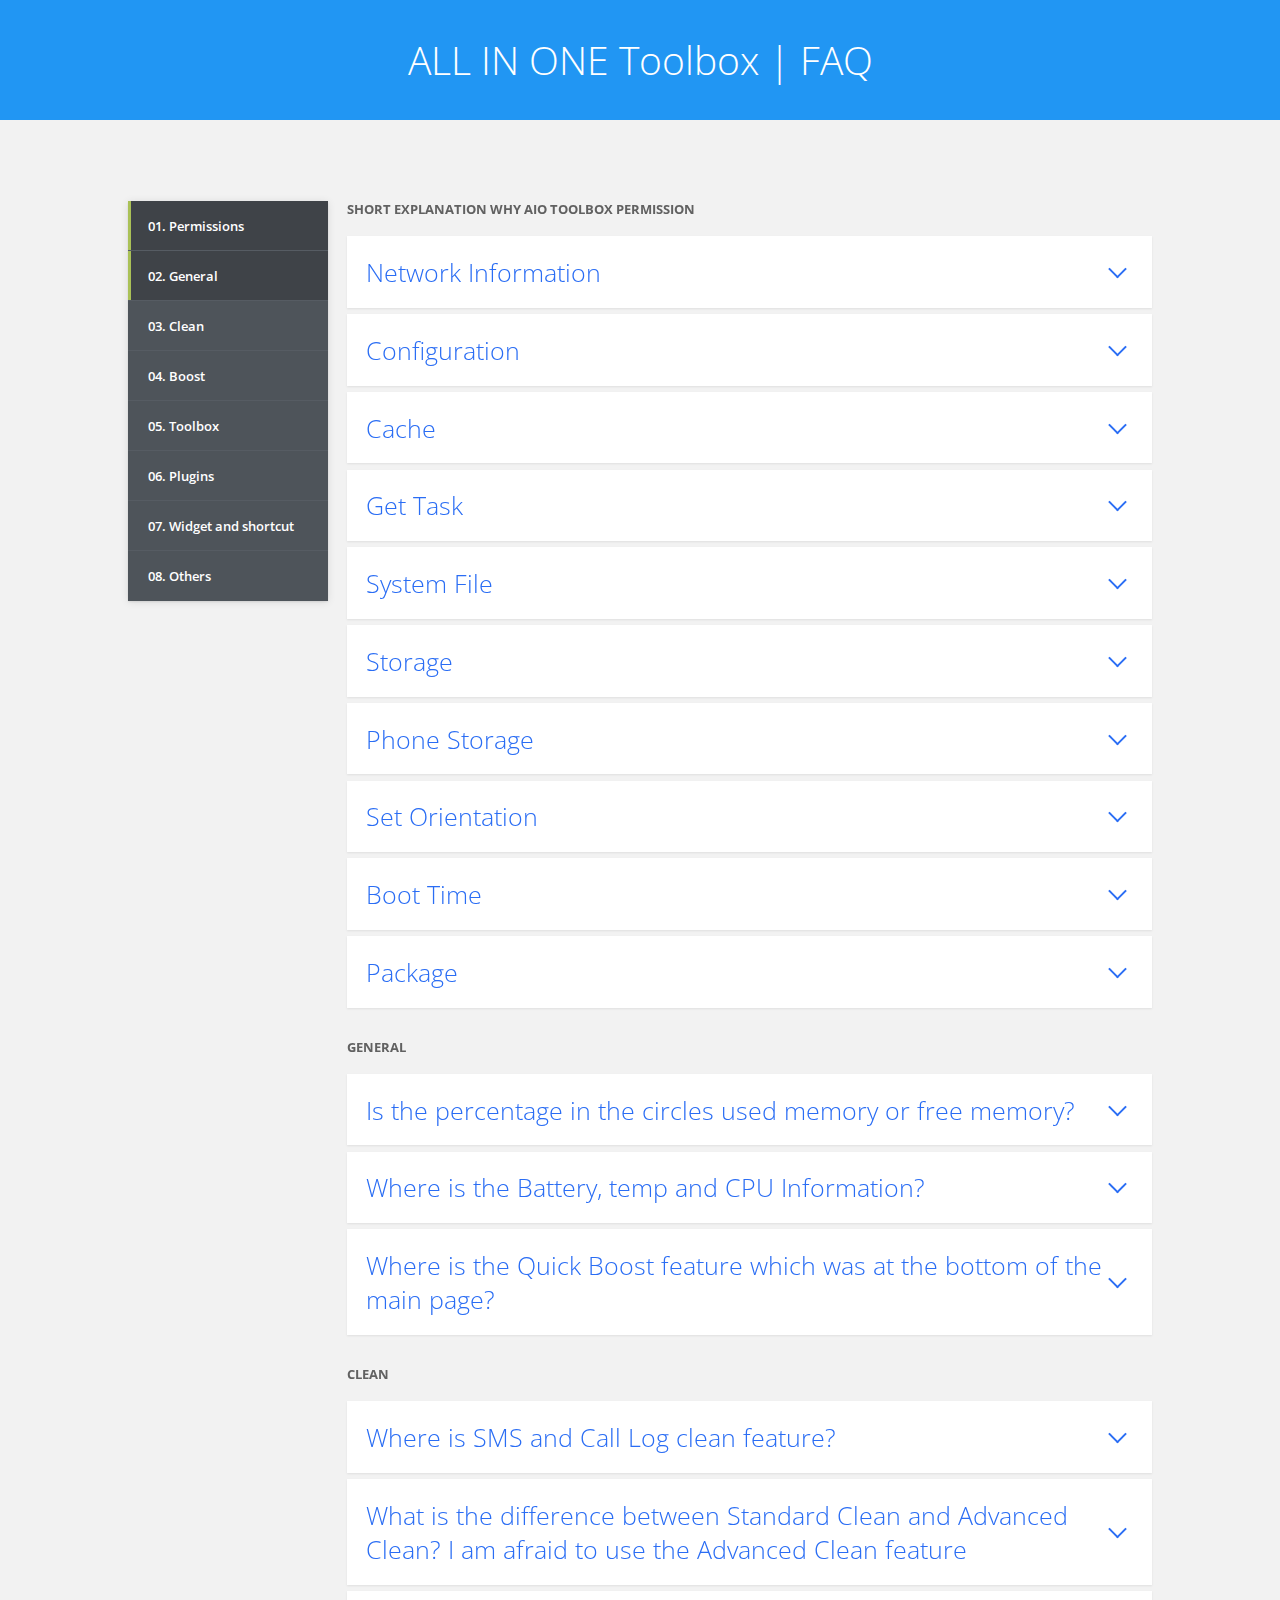
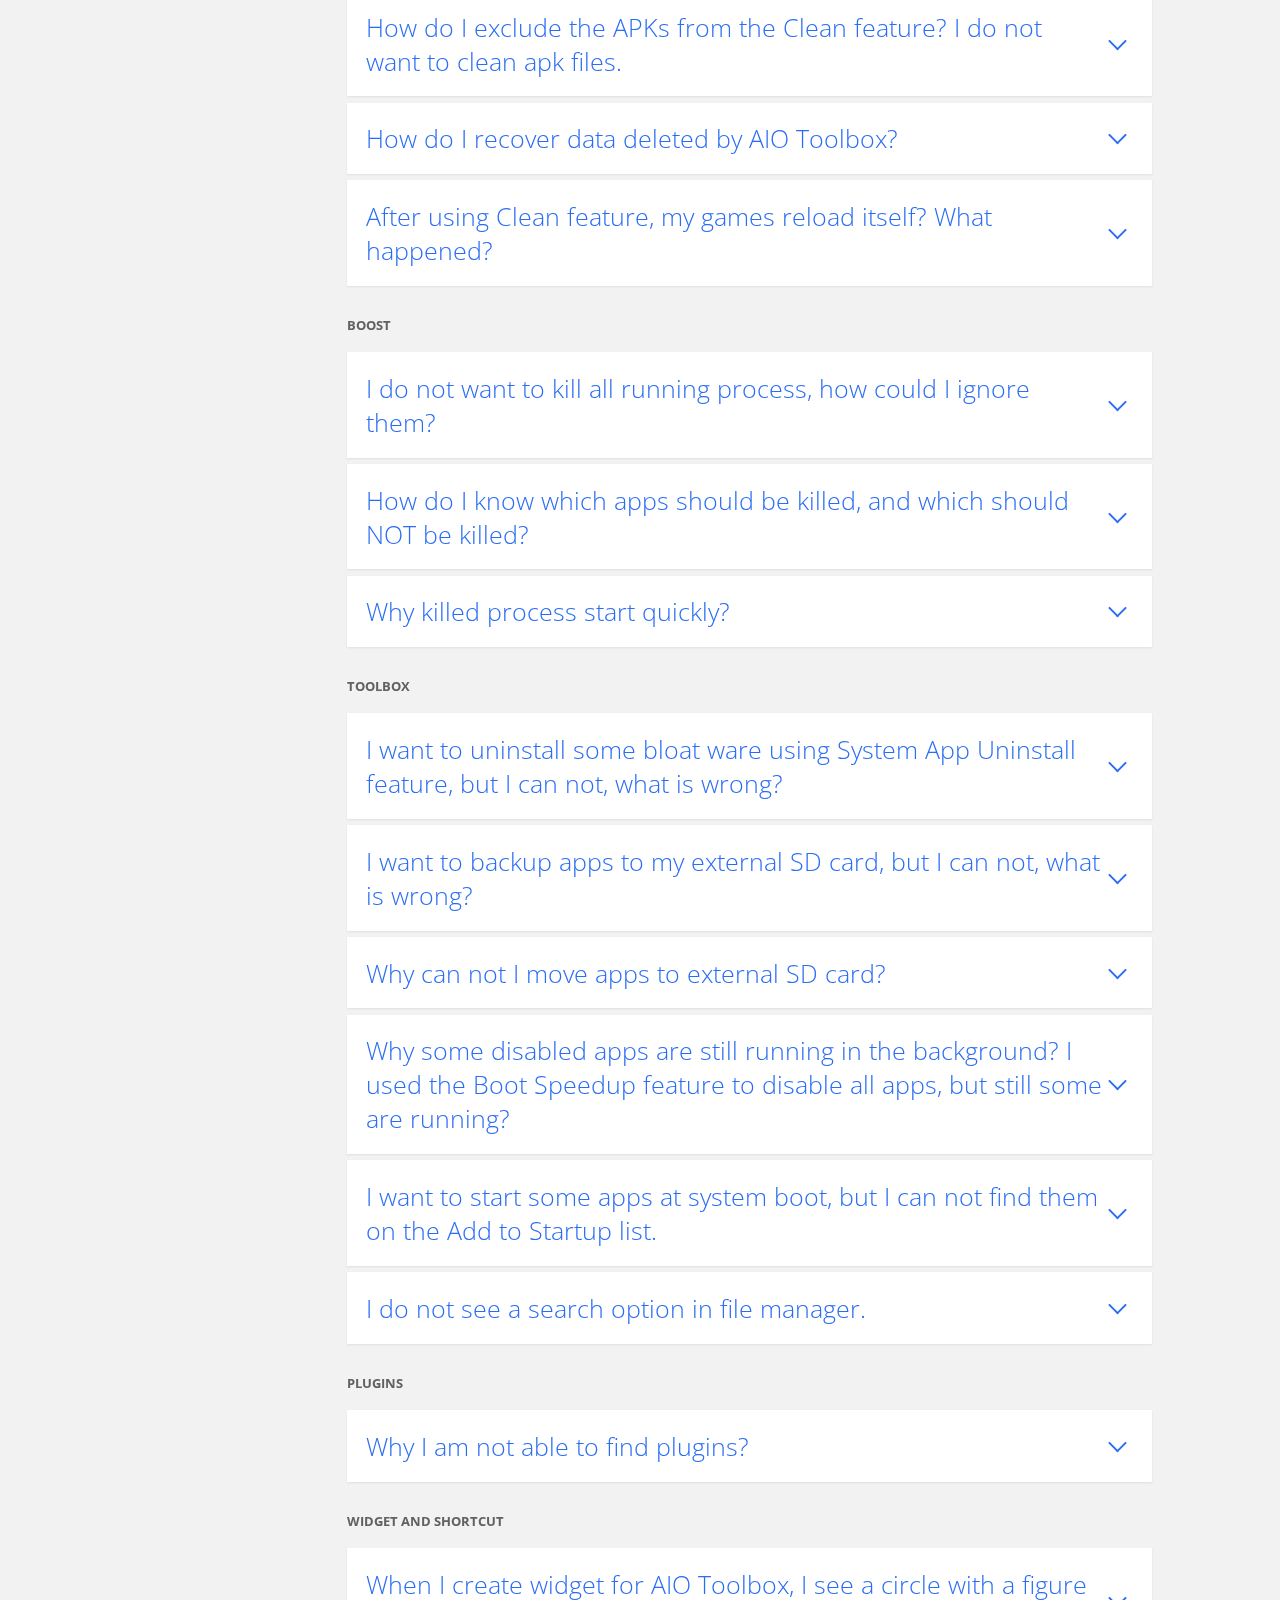
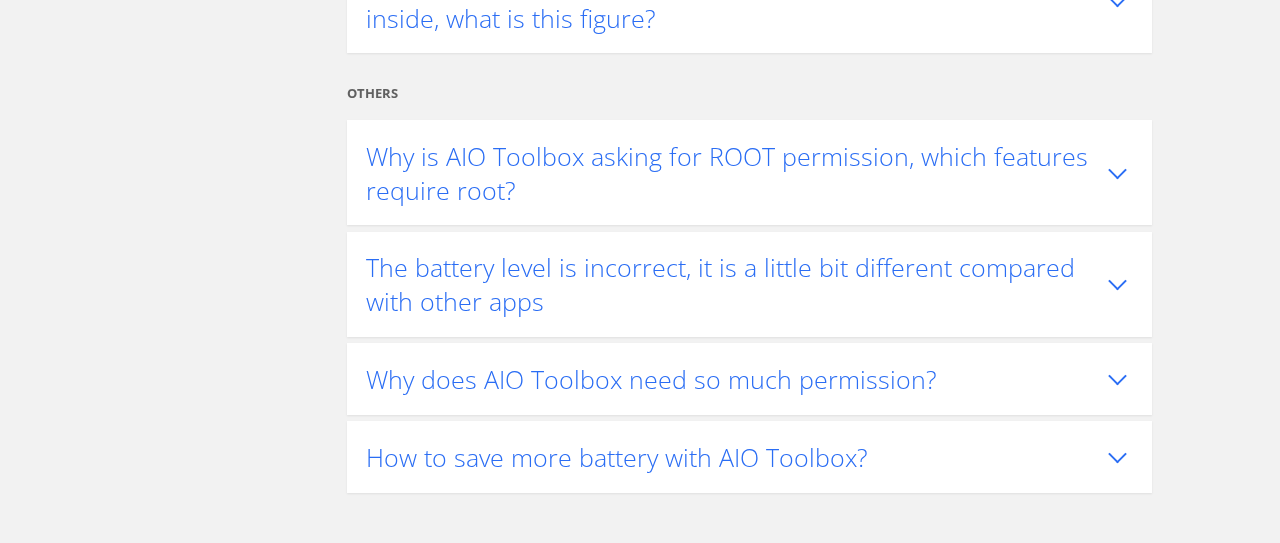
<file: aio-faq.html>
<!doctype html>
<html lang="en">
<head>
    <meta charset="UTF-8">
    <meta name="viewport" content="width=device-width, initial-scale=1">
    <script>document.getElementsByTagName("html")[0].className += " js";</script>
    <link rel="stylesheet" href="assets/css/style.css">
    <title>AIO Toolbox | FAQ</title>
</head>
<body>
<header class="cd-header flex flex-column flex-center">
    <div class="text-component text-center">
        <h1>ALL IN ONE Toolbox | FAQ</h1>
    </div>
</header>

<section class="cd-faq js-cd-faq container max-width-md margin-top-lg margin-bottom-lg">
    <ul class="cd-faq__categories">
        <li><a class="cd-faq__category cd-faq__category-selected truncate" href="#Permissions">01. Permissions</a></li>
        <li><a class="cd-faq__category cd-faq__category-selected truncate" href="#General">02. General</a></li>
        <li><a class="cd-faq__category truncate" href="#Clean">03. Clean</a></li>
        <li><a class="cd-faq__category truncate" href="#Boost">04. Boost</a></li>
        <li><a class="cd-faq__category truncate" href="#Toolbox">05. Toolbox</a></li>
        <li><a class="cd-faq__category truncate" href="#Plugins">06. Plugins</a></li>
        <li><a class="cd-faq__category truncate" href="#Widget">07. Widget and shortcut</a></li>
        <li><a class="cd-faq__category truncate" href="#Others">08. Others</a></li>


    </ul> <!-- cd-faq__categories -->

    <div class="cd-faq__items">
        <ul id="Permissions" class="cd-faq__group">
            <li class="cd-faq__title"><h2>Short Explanation why AIO Toolbox Permission</h2></li>
            <li class="cd-faq__item">
                <a class="cd-faq__trigger"
                   href="#0"><span>Network Information</span></a>
                <div class="cd-faq__content">
                    <div class="text-component">
                        android.permission.ACCESS_WIFI_STATE;<br>
                        android.permission.INTERNET;<br>
                        AIO Toolbox needs access to the network to receive upgrades for the app as well as the
                        plugins.
                    </div>
                </div> <!-- cd-faq__content -->
            </li>
            <li class="cd-faq__item">
                <a class="cd-faq__trigger"
                   href="#0"><span>Configuration</span></a>
                <div class="cd-faq__content">
                    <div class="text-component">
                        android.permission.CHANGE_CONFIGURATION<br>
                        This permission is required because AIO Toolbox has the feature to mute the boot sound, and
                        change language of the app; it is mainly used for change of locale.
                    </div>
                </div> <!-- cd-faq__content -->
            </li>
            <li class="cd-faq__item">
                <a class="cd-faq__trigger"
                   href="#0"><span>Cache</span></a>
                <div class="cd-faq__content">
                    <div class="text-component">
                        android.permission.CLEAR_APP_CACHE<br>
                        Android.permission.GET_PACKAGE_SIZE<br>
                        Cache cleaner under System Cleaner requires this permission to calculate the size of the cache
                        files, and also the clear of cache.
                    </div>
                </div> <!-- cd-faq__content -->
            </li>
            <li class="cd-faq__item">
                <a class="cd-faq__trigger"
                   href="#0"><span>Get Task</span></a>
                <div class="cd-faq__content">
                    <div class="text-component">
                        MOUNT_UNMOUNT_FILESYSTEMS<br>
                        Task Killer requires this permission to check the currently or recently running tasks: a
                        thumbnail representation of the tasks, what activities are running in it, etc.
                    </div>
                </div> <!-- cd-faq__content -->
            </li>
            <li class="cd-faq__item">
                <a class="cd-faq__trigger"
                   href="#0"><span>System File</span></a>
                <div class="cd-faq__content">
                    <div class="text-component">
                        android.permission.GET_TASKS<br>
                        System App Uninstall feature requires this permission to refresh and save the system app list.
                    </div>
                </div> <!-- cd-faq__content -->
            </li>
            <li class="cd-faq__item">
                <a class="cd-faq__trigger"
                   href="#0"><span>Storage</span></a>
                <div class="cd-faq__content">
                    <div class="text-component">
                        permission.READ_EXTERNAL_STORAGE<br>
                        This is required by Backup and Restore and System App Uninstall. It needs to calculate the size
                        and also save all the changes made.
                    </div>
                </div> <!-- cd-faq__content -->
            </li>
            <li class="cd-faq__item">
                <a class="cd-faq__trigger"
                   href="#0"><span>Phone Storage</span></a>
                <div class="cd-faq__content">
                    <div class="text-component">
                        permission.READ_PHONE_STATE<br>
                        The app needs this permission so it will not kill dialer or other processes related to the phone
                        call, and not to interrupt the phone call.
                    </div>
                </div> <!-- cd-faq__content -->
            </li>
            <li class="cd-faq__item">
                <a class="cd-faq__trigger"
                   href="#0"><span>Set Orientation</span></a>
                <div class="cd-faq__content">
                    <div class="text-component">
                        android.SET_ORIENTATION<br>
                        The app does not support landscape view now, and only portrait view is available, so it needs to
                        set the orientation back to landscape view when you are using the app.
                    </div>
                </div> <!-- cd-faq__content -->
            </li>
            <li class="cd-faq__item">
                <a class="cd-faq__trigger"
                   href="#0"><span>Boot Time
</span></a>
                <div class="cd-faq__content">
                    <div class="text-component">
                        RECEIVE_BOOT_COMPLETED<br>
                        This is required by Show Boot Time feature. It needs this access to calculate boot time and show
                        it on the Notification bar at each boot.
                    </div>
                </div> <!-- cd-faq__content -->
            </li>
            <li class="cd-faq__item">
                <a class="cd-faq__trigger"
                   href="#0"><span>Package</span></a>
                <div class="cd-faq__content">
                    <div class="text-component">
                        permission.RESTART_PACKAGES<br>
                        Kill running apps and reclaim the memory used by those apps.<br>
                        To summarize, AIO Toolbox will not ask for permission that is not used or needed. At AIO
                        Toolbox Inc., we do not collect any information from users. We would strive to safe guard all
                        the information we have access to, and respect all users’ rights on privacy.
                    </div>
                </div> <!-- cd-faq__content -->
            </li>


        </ul> <!-- cd-faq__group -->

        <ul id="General" class="cd-faq__group">
            <li class="cd-faq__title"><h2>General</h2></li>
            <li class="cd-faq__item">
                <a class="cd-faq__trigger"
                   href="#0"><span>Is the percentage in the circles used memory or free memory?</span></a>
                <div class="cd-faq__content">
                    <div class="text-component">
                        The percentage in the circles represents free memory.
                    </div>
                </div> <!-- cd-faq__content -->
            </li>

            <li class="cd-faq__item">
                <a class="cd-faq__trigger" href="#0"><span>Where is the Battery, temp and CPU Information?</span></a>
                <div class="cd-faq__content">
                    <div class="text-component">
                        Battery, temp and CPU Info are now moved to System Information, by clicking the 3 dots at the
                        top right corner of the main page, you will find the System information, and all system related
                        information is here.
                    </div>
                </div> <!-- cd-faq__content -->
            </li>

            <li class="cd-faq__item">
                <a class="cd-faq__trigger" href="#0"><span>Where is the Quick Boost feature which was at the bottom of the main page?</span></a>
                <div class="cd-faq__content">
                    <div class="text-component">
                        By clicking the circle at the middle of the page, you will be able to quick boost your device.
                        Quick Boost is used to kill idle background running processes.
                    </div>
                </div> <!-- cd-faq__content -->
            </li>

        </ul> <!-- cd-faq__group -->
        <ul id="Clean" class="cd-faq__group">
            <li class="cd-faq__title"><h2>Clean</h2></li>
            <li class="cd-faq__item">
                <a class="cd-faq__trigger" href="#0"><span>Where is SMS and Call Log clean feature?</span></a>
                <div class="cd-faq__content">
                    <div class="text-component">
                        SMS and Call log clean are included in Clean-Advanced Clean. Please do not worry about click the
                        Clean option, because if you click Clean button at the bottom of the page, it will not delete
                        call or SMS logs; you will need to click the SMS or call log, view them and then delete them.
                    </div>
                </div> <!-- cd-faq__content -->
            </li>
            <li class="cd-faq__item">
                <a class="cd-faq__trigger" href="#0"><span>What is the difference between Standard Clean and Advanced Clean? I am afraid to use the Advanced Clean feature</span></a>
                <div class="cd-faq__content">
                    <div class="text-component">
                        Standard Clean includes the features that are needed in daily maintenance of your device, it
                        includes Process killer; cache, temp file, thumbnail, apk and leftover cleaner. If clean those
                        regularly, your device will run faster and you will gain more space. While Advanced Clean is
                        mainly for the clean of privacy information, such as browser history, call logs, SMS logs and
                        data from other social apps. This feature is nothing dangerous, it cleans only logs or history,
                        and the contacts will not be deleted.
                    </div>
                </div> <!-- cd-faq__content -->
            </li>
            <li class="cd-faq__item">
                <a class="cd-faq__trigger" href="#0"><span>How do I exclude the APKs from the Clean feature? I do not want to clean apk files.</span></a>
                <div class="cd-faq__content">
                    <div class="text-component">
                        You could add the apks to white list. Open Clean feature, APK Cleaner, hold and press the apk
                        you want to ignore in Clean, then you will see the Add to White List option. White list is
                        available for Temp Files, Thumb Images, APK Cleaner, and App Leftover.
                    </div>
                </div> <!-- cd-faq__content -->
            </li>
            <li class="cd-faq__item">
                <a class="cd-faq__trigger" href="#0"><span>How do I recover data deleted by AIO Toolbox?</span></a>
                <div class="cd-faq__content">
                    <div class="text-component">
                        Please be noted, the data cleaned can not be recovered, they are gone forever, so before click
                        Clean button, check the features on Clean list one by one, and make sure there is nothing
                        important on the list, if there is, please make sure to add it to white list.
                    </div>
                </div> <!-- cd-faq__content -->
            </li>
            <li class="cd-faq__item">
                <a class="cd-faq__trigger" href="#0"><span>After using Clean feature, my games reload itself? What happened?</span></a>
                <div class="cd-faq__content">
                    <div class="text-component">
                        Some game data is not downloaded completely, when AIO Toolbox scans for junk files, it
                        recognizes the files as temp files. So if this happens, please check Temp File clean feature,
                        and add the game related file to White list, then the game related files will never show up on
                        the list.
                    </div>
                </div> <!-- cd-faq__content -->
            </li>

        </ul> <!-- cd-faq__group -->
        <ul id="Boost" class="cd-faq__group">
            <li class="cd-faq__title"><h2>Boost</h2></li>
            <li class="cd-faq__item">
                <a class="cd-faq__trigger" href="#0"><span>I do not want to kill all running process, how could I ignore them?</span></a>
                <div class="cd-faq__content">
                    <div class="text-component">
                        By hold and press the items on the Process list, you will find the option: Add to white list;
                        Uninstall; Open and Kill. Click Add to white list, and the process will not show up in the Kill
                        list. Alternatively, you could click the 3 dots at the top right corner- White List-and add the
                        items you want to protect to white list.
                    </div>
                </div> <!-- cd-faq__content -->
            </li>
            <li class="cd-faq__item">
                <a class="cd-faq__trigger" href="#0"><span>How do I know which apps should be killed, and which should NOT be killed?</span></a>
                <div class="cd-faq__content">
                    <div class="text-component">
                        All the apps installed by you can be killed, without causing any problem to your device. But for
                        system apps, you will need to be careful: important system apps should not be killed, such as
                        android system, clock, launcher, system UI, call related, SMS related, Email related, and other
                        features you use frequently. While others can be killed, such as calendar, compass etc.
                    </div>
                </div> <!-- cd-faq__content -->
            </li>
            <li class="cd-faq__item">
                <a class="cd-faq__trigger" href="#0"><span>Why killed process start quickly?</span></a>
                <div class="cd-faq__content">
                    <div class="text-component">
                        Process killed start quickly, because they could be restarted by system event, this is a known
                        issue with android. For root user, this feature can be more powerful, killed apps will not start
                        unless you start manually; for non rooted devices, the major purpose of this feature is to kill
                        the buggy apps, which run constantly at background, and eat lots of memory.
                    </div>
                </div> <!-- cd-faq__content -->
            </li>


        </ul> <!-- cd-faq__group -->
        <ul id="Toolbox" class="cd-faq__group">
            <li class="cd-faq__title"><h2>Toolbox</h2></li>
            <li class="cd-faq__item">
                <a class="cd-faq__trigger" href="#0"><span>I want to uninstall some bloat ware using System App Uninstall feature, but I can not, what is wrong?
</span></a>
                <div class="cd-faq__content">
                    <div class="text-component">
                        Uninstall preinstalled system app requires root permission. So if your device is not rooted, you
                        can use the System App Uninstall feature to disable the system apps from running in the
                        background. Disabled or uninstalled system apps are saved to restore of Backup&Restore, so if
                        you need them, you can restore them there.
                    </div>
                </div> <!-- cd-faq__content -->
            </li>
            <li class="cd-faq__item">
                <a class="cd-faq__trigger" href="#0"><span>I want to backup apps to my external SD card, but I can not, what is wrong?</span></a>
                <div class="cd-faq__content">
                    <div class="text-component">
                        Starting from OS4.4, Google has deprived develops of the rights to write external SD card. That
                        is the reason why this feature fails on your device.
                    </div>
                </div> <!-- cd-faq__content -->
            </li>
            <li class="cd-faq__item">
                <a class="cd-faq__trigger" href="#0"><span>Why can not I move apps to external SD card?</span></a>
                <div class="cd-faq__content">
                    <div class="text-component">
                        According to our information, not all devices support the App2SD card feature. To check whether
                        this feature is supported on your device, please follow below steps: Settings (your device
                        settings, not AIO Toolbox settings)-Applications-Manage Applications-Select an
                        application If there is no Move to SD card or Move to Phone button, then your device does not
                        support App2SD feature.
                    </div>
                </div> <!-- cd-faq__content -->
            </li>
            <li class="cd-faq__item">
                <a class="cd-faq__trigger" href="#0"><span>Why some disabled apps are still running in the background? I used the Boot Speedup feature to disable all apps, but still some are running?</span></a>
                <div class="cd-faq__content">
                    <div class="text-component">
                        Not all apps can be disabled; this is because the killed apps can be started by system events.
                        This is a limitation from Android system; if your device is rooted, then the performance will be
                        better.
                    </div>
                </div> <!-- cd-faq__content -->
            </li>
            <li class="cd-faq__item">
                <a class="cd-faq__trigger" href="#0"><span>I want to start some apps at system boot, but I can not find them on the Add to Startup list.</span></a>
                <div class="cd-faq__content">
                    <div class="text-component">
                        Some apps would start at the background at system boot, for those apps, they would not show up
                        on the Add to Startup list. This feature is mainly used to start apps that do not start at all.
                    </div>
                </div> <!-- cd-faq__content -->
            </li>
            <li class="cd-faq__item">
                <a class="cd-faq__trigger" href="#0"><span>I do not see a search option in file manager.</span></a>
                <div class="cd-faq__content">
                    <div class="text-component">
                        Click the 3 dots at the top right corner, you would find the Search option, together with Multi
                        Select and Create New Folder options.
                    </div>
                </div> <!-- cd-faq__content -->
            </li>

        </ul> <!-- cd-faq__group -->
        <ul id="Plugins" class="cd-faq__group">
            <li class="cd-faq__title"><h2>Plugins</h2></li>
            <li class="cd-faq__item">
                <a class="cd-faq__trigger" href="#0"><span>Why I am not able to find plugins?</span></a>
                <div class="cd-faq__content">
                    <div class="text-component">
                        At present, the additional plugins is not released yet.
                    </div>
                </div> <!-- cd-faq__content -->
            </li>

        </ul> <!-- cd-faq__group -->
        <ul id="Widget" class="cd-faq__group">
            <li class="cd-faq__title"><h2>Widget and Shortcut</h2></li>
            <li class="cd-faq__item">
                <a class="cd-faq__trigger" href="#0"><span>When I create widget for AIO Toolbox, I see a circle with a figure inside, what is this figure?</span></a>
                <div class="cd-faq__content">
                    <div class="text-component">
                        When I create widget for AIO Toolbox, I see a circle with a figure inside, what is this figure?
                    </div>
                </div> <!-- cd-faq__content -->
            </li>

        </ul> <!-- cd-faq__group -->
        <ul id="Others" class="cd-faq__group">
            <li class="cd-faq__title"><h2>Others</h2></li>
            <li class="cd-faq__item">
                <a class="cd-faq__trigger" href="#0"><span>Why is AIO Toolbox asking for ROOT permission, which features require root?</span></a>
                <div class="cd-faq__content">
                    <div class="text-component">
                        Features require root are: System App Uninstall; Batch Install; Batch Uninstall; Backup and
                        Restore; and Boot Speedup. If root granted, AIO Toolbox will be more powerful and work faster
                        and more efficient.
                    </div>
                </div> <!-- cd-faq__content -->
            </li>
            <li class="cd-faq__item">
                <a class="cd-faq__trigger" href="#0"><span>The battery level is incorrect, it is a little bit different compared with other apps</span></a>
                <div class="cd-faq__content">
                    <div class="text-component">
                        To save more power, the battery level update rate on the notification bar is 15 min, that is why
                        sometimes, you see the battery level is slightly different compared with other battery apps or
                        the figure from within the app. The difference is minor, if the notification bar update
                        frequently, it consumes more battery.
                    </div>
                </div> <!-- cd-faq__content -->
            </li>
            <li class="cd-faq__item">
                <a class="cd-faq__trigger" href="#0"><span>Why does AIO Toolbox need so much permission?</span></a>
                <div class="cd-faq__content">
                    <div class="text-component">
                        All the permission AIO Toolbox needs is closely related to the normal working of
                        AIO Toolbox. It needs those permissions to better serve your device, and we do not
                        collect any of the information we have access to, because our goal is to optimize your device
                        performance, not to pry on your privacy. For more information on permission, you may check the
                        file called Permission.
                    </div>
                </div> <!-- cd-faq__content -->
            </li>
            <li class="cd-faq__item">
                <a class="cd-faq__trigger" href="#0"><span>How to save more battery with AIO Toolbox?</span></a>
                <div class="cd-faq__content">
                    <div class="text-component">
                        Major factors that Consume power: network, running apps, screen brightness, volume, widgets,
                        notifications, live wallpapers, locations etc. So you could use AIO Toolbox to kill the running
                        apps, and use the plugins to adjust the features mentioned above accordingly. If you do not need
                        the notification, you could turn it off, this way you are able to save more power.
                    </div>
                </div> <!-- cd-faq__content -->
            </li>

        </ul> <!-- cd-faq__group -->

    </div> <!-- cd-faq__items -->

    <a href="#0" class="cd-faq__close-panel text-replace">Close</a>

    <div class="cd-faq__overlay" aria-hidden="true"></div>
</section> <!-- cd-faq -->
<script src="assets/js/util.js"></script> <!-- util functions included in the CodyHouse framework -->
<script src="assets/js/main.js"></script>
</body>
</html>
</file>
<file: assets/css/style.css>
@import url("https://fonts.googleapis.com/css?family=Open+Sans:400,300,600,700");

*, *::after, *::before {
    box-sizing: inherit
}

* {
    font: inherit
}

html, body, div, span, applet, object, iframe, h1, h2, h3, h4, h5, h6, p, blockquote, pre, a, abbr, acronym, address, big, cite, code, del, dfn, em, img, ins, kbd, q, s, samp, small, strike, strong, sub, sup, tt, var, b, u, i, center, dl, dt, dd, ol, ul, li, fieldset, form, label, legend, table, caption, tbody, tfoot, thead, tr, th, td, article, aside, canvas, details, embed, figure, figcaption, footer, header, hgroup, menu, nav, output, ruby, section, summary, time, mark, audio, video, hr {
    margin: 0;
    padding: 0;
    border: 0
}

html {
    box-sizing: border-box
}

body {
    background-color: hsl(0, 0%, 100%);
    background-color: var(--color-bg, white)
}

article, aside, details, figcaption, figure, footer, header, hgroup, menu, nav, section, main, form legend {
    display: block
}

ol, ul {
    list-style: none
}

blockquote, q {
    quotes: none
}

button, input, textarea, select {
    margin: 0
}

.btn, .form-control, .link, .reset {
    background-color: transparent;
    padding: 0;
    border: 0;
    border-radius: 0;
    color: inherit;
    line-height: inherit;
    -webkit-appearance: none;
    -moz-appearance: none;
    appearance: none
}

select.form-control::-ms-expand {
    display: none
}

textarea {
    resize: vertical;
    overflow: auto;
    vertical-align: top
}

input::-ms-clear {
    display: none
}

table {
    border-collapse: collapse;
    border-spacing: 0
}

img, video, svg {
    max-width: 100%
}

[data-theme] {
    background-color: hsl(0, 0%, 100%);
    background-color: var(--color-bg, #fff);
    color: hsl(240, 4%, 20%);
    color: var(--color-contrast-high, #313135)
}

:root {
    --space-unit: 1em;
    --space-xxxxs: calc(0.125 * var(--space-unit));
    --space-xxxs: calc(0.25 * var(--space-unit));
    --space-xxs: calc(0.375 * var(--space-unit));
    --space-xs: calc(0.5 * var(--space-unit));
    --space-sm: calc(0.75 * var(--space-unit));
    --space-md: calc(1.25 * var(--space-unit));
    --space-lg: calc(2 * var(--space-unit));
    --space-xl: calc(3.25 * var(--space-unit));
    --space-xxl: calc(5.25 * var(--space-unit));
    --space-xxxl: calc(8.5 * var(--space-unit));
    --space-xxxxl: calc(13.75 * var(--space-unit));
    --component-padding: var(--space-md)
}

:root {
    --max-width-xxs: 32rem;
    --max-width-xs: 38rem;
    --max-width-sm: 48rem;
    --max-width-md: 64rem;
    --max-width-lg: 80rem;
    --max-width-xl: 90rem;
    --max-width-xxl: 120rem
}

.container {
    width: calc(100% - 1.25em);
    width: calc(100% - 2 * var(--component-padding));
    margin-left: auto;
    margin-right: auto
}

.max-width-xxs {
    max-width: 32rem;
    max-width: var(--max-width-xxs)
}

.max-width-xs {
    max-width: 38rem;
    max-width: var(--max-width-xs)
}

.max-width-sm {
    max-width: 48rem;
    max-width: var(--max-width-sm)
}

.max-width-md {
    max-width: 64rem;
    max-width: var(--max-width-md)
}

.max-width-lg {
    max-width: 80rem;
    max-width: var(--max-width-lg)
}

.max-width-xl {
    max-width: 90rem;
    max-width: var(--max-width-xl)
}

.max-width-xxl {
    max-width: 120rem;
    max-width: var(--max-width-xxl)
}

.max-width-adaptive-sm {
    max-width: 38rem;
    max-width: var(--max-width-xs)
}

@media (min-width: 64rem) {
    .max-width-adaptive-sm {
        max-width: 48rem;
        max-width: var(--max-width-sm)
    }
}

.max-width-adaptive-md {
    max-width: 38rem;
    max-width: var(--max-width-xs)
}

@media (min-width: 64rem) {
    .max-width-adaptive-md {
        max-width: 64rem;
        max-width: var(--max-width-md)
    }
}

.max-width-adaptive, .max-width-adaptive-lg {
    max-width: 38rem;
    max-width: var(--max-width-xs)
}

@media (min-width: 64rem) {
    .max-width-adaptive, .max-width-adaptive-lg {
        max-width: 64rem;
        max-width: var(--max-width-md)
    }
}

@media (min-width: 90rem) {
    .max-width-adaptive, .max-width-adaptive-lg {
        max-width: 80rem;
        max-width: var(--max-width-lg)
    }
}

.max-width-adaptive-xl {
    max-width: 38rem;
    max-width: var(--max-width-xs)
}

@media (min-width: 64rem) {
    .max-width-adaptive-xl {
        max-width: 64rem;
        max-width: var(--max-width-md)
    }
}

@media (min-width: 90rem) {
    .max-width-adaptive-xl {
        max-width: 90rem;
        max-width: var(--max-width-xl)
    }
}

.grid {
    --grid-gap: 0px;
    display: -ms-flexbox;
    display: flex;
    -ms-flex-wrap: wrap;
    flex-wrap: wrap
}

.grid > * {
    -ms-flex-preferred-size: 100%;
    flex-basis: 100%
}

[class*="grid-gap"] {
    margin-bottom: 1em *-1;
    margin-bottom: calc(var(--grid-gap, 1em) * -1);
    margin-right: 1em *-1;
    margin-right: calc(var(--grid-gap, 1em) * -1)
}

[class*="grid-gap"] > * {
    margin-bottom: 1em;
    margin-bottom: var(--grid-gap, 1em);
    margin-right: 1em;
    margin-right: var(--grid-gap, 1em)
}

.grid-gap-xxxxs {
    --grid-gap: var(--space-xxxxs)
}

.grid-gap-xxxs {
    --grid-gap: var(--space-xxxs)
}

.grid-gap-xxs {
    --grid-gap: var(--space-xxs)
}

.grid-gap-xs {
    --grid-gap: var(--space-xs)
}

.grid-gap-sm {
    --grid-gap: var(--space-sm)
}

.grid-gap-md {
    --grid-gap: var(--space-md)
}

.grid-gap-lg {
    --grid-gap: var(--space-lg)
}

.grid-gap-xl {
    --grid-gap: var(--space-xl)
}

.grid-gap-xxl {
    --grid-gap: var(--space-xxl)
}

.grid-gap-xxxl {
    --grid-gap: var(--space-xxxl)
}

.grid-gap-xxxxl {
    --grid-gap: var(--space-xxxxl)
}

.col {
    -ms-flex-positive: 1;
    flex-grow: 1;
    -ms-flex-preferred-size: 0;
    flex-basis: 0;
    max-width: 100%
}

.col-1 {
    -ms-flex-preferred-size: calc(8.33% - 0.01px - 1em);
    -ms-flex-preferred-size: calc(8.33% - 0.01px - var(--grid-gap, 1em));
    flex-basis: calc(8.33% - 0.01px - 1em);
    flex-basis: calc(8.33% - 0.01px - var(--grid-gap, 1em));
    max-width: calc(8.33% - 0.01px - 1em);
    max-width: calc(8.33% - 0.01px - var(--grid-gap, 1em))
}

.col-2 {
    -ms-flex-preferred-size: calc(16.66% - 0.01px - 1em);
    -ms-flex-preferred-size: calc(16.66% - 0.01px - var(--grid-gap, 1em));
    flex-basis: calc(16.66% - 0.01px - 1em);
    flex-basis: calc(16.66% - 0.01px - var(--grid-gap, 1em));
    max-width: calc(16.66% - 0.01px - 1em);
    max-width: calc(16.66% - 0.01px - var(--grid-gap, 1em))
}

.col-3 {
    -ms-flex-preferred-size: calc(25% - 0.01px - 1em);
    -ms-flex-preferred-size: calc(25% - 0.01px - var(--grid-gap, 1em));
    flex-basis: calc(25% - 0.01px - 1em);
    flex-basis: calc(25% - 0.01px - var(--grid-gap, 1em));
    max-width: calc(25% - 0.01px - 1em);
    max-width: calc(25% - 0.01px - var(--grid-gap, 1em))
}

.col-4 {
    -ms-flex-preferred-size: calc(33.33% - 0.01px - 1em);
    -ms-flex-preferred-size: calc(33.33% - 0.01px - var(--grid-gap, 1em));
    flex-basis: calc(33.33% - 0.01px - 1em);
    flex-basis: calc(33.33% - 0.01px - var(--grid-gap, 1em));
    max-width: calc(33.33% - 0.01px - 1em);
    max-width: calc(33.33% - 0.01px - var(--grid-gap, 1em))
}

.col-5 {
    -ms-flex-preferred-size: calc(41.66% - 0.01px - 1em);
    -ms-flex-preferred-size: calc(41.66% - 0.01px - var(--grid-gap, 1em));
    flex-basis: calc(41.66% - 0.01px - 1em);
    flex-basis: calc(41.66% - 0.01px - var(--grid-gap, 1em));
    max-width: calc(41.66% - 0.01px - 1em);
    max-width: calc(41.66% - 0.01px - var(--grid-gap, 1em))
}

.col-6 {
    -ms-flex-preferred-size: calc(50% - 0.01px - 1em);
    -ms-flex-preferred-size: calc(50% - 0.01px - var(--grid-gap, 1em));
    flex-basis: calc(50% - 0.01px - 1em);
    flex-basis: calc(50% - 0.01px - var(--grid-gap, 1em));
    max-width: calc(50% - 0.01px - 1em);
    max-width: calc(50% - 0.01px - var(--grid-gap, 1em))
}

.col-7 {
    -ms-flex-preferred-size: calc(58.33% - 0.01px - 1em);
    -ms-flex-preferred-size: calc(58.33% - 0.01px - var(--grid-gap, 1em));
    flex-basis: calc(58.33% - 0.01px - 1em);
    flex-basis: calc(58.33% - 0.01px - var(--grid-gap, 1em));
    max-width: calc(58.33% - 0.01px - 1em);
    max-width: calc(58.33% - 0.01px - var(--grid-gap, 1em))
}

.col-8 {
    -ms-flex-preferred-size: calc(66.66% - 0.01px - 1em);
    -ms-flex-preferred-size: calc(66.66% - 0.01px - var(--grid-gap, 1em));
    flex-basis: calc(66.66% - 0.01px - 1em);
    flex-basis: calc(66.66% - 0.01px - var(--grid-gap, 1em));
    max-width: calc(66.66% - 0.01px - 1em);
    max-width: calc(66.66% - 0.01px - var(--grid-gap, 1em))
}

.col-9 {
    -ms-flex-preferred-size: calc(75% - 0.01px - 1em);
    -ms-flex-preferred-size: calc(75% - 0.01px - var(--grid-gap, 1em));
    flex-basis: calc(75% - 0.01px - 1em);
    flex-basis: calc(75% - 0.01px - var(--grid-gap, 1em));
    max-width: calc(75% - 0.01px - 1em);
    max-width: calc(75% - 0.01px - var(--grid-gap, 1em))
}

.col-10 {
    -ms-flex-preferred-size: calc(83.33% - 0.01px - 1em);
    -ms-flex-preferred-size: calc(83.33% - 0.01px - var(--grid-gap, 1em));
    flex-basis: calc(83.33% - 0.01px - 1em);
    flex-basis: calc(83.33% - 0.01px - var(--grid-gap, 1em));
    max-width: calc(83.33% - 0.01px - 1em);
    max-width: calc(83.33% - 0.01px - var(--grid-gap, 1em))
}

.col-11 {
    -ms-flex-preferred-size: calc(91.66% - 0.01px - 1em);
    -ms-flex-preferred-size: calc(91.66% - 0.01px - var(--grid-gap, 1em));
    flex-basis: calc(91.66% - 0.01px - 1em);
    flex-basis: calc(91.66% - 0.01px - var(--grid-gap, 1em));
    max-width: calc(91.66% - 0.01px - 1em);
    max-width: calc(91.66% - 0.01px - var(--grid-gap, 1em))
}

.col-12 {
    -ms-flex-preferred-size: calc(100% - 0.01px - 1em);
    -ms-flex-preferred-size: calc(100% - 0.01px - var(--grid-gap, 1em));
    flex-basis: calc(100% - 0.01px - 1em);
    flex-basis: calc(100% - 0.01px - var(--grid-gap, 1em));
    max-width: calc(100% - 0.01px - 1em);
    max-width: calc(100% - 0.01px - var(--grid-gap, 1em))
}

@media (min-width: 32rem) {
    .col\@xs {
        -ms-flex-positive: 1;
        flex-grow: 1;
        -ms-flex-preferred-size: 0;
        flex-basis: 0;
        max-width: 100%
    }

    .col-1\@xs {
        -ms-flex-preferred-size: calc(8.33% - 0.01px - 1em);
        -ms-flex-preferred-size: calc(8.33% - 0.01px - var(--grid-gap, 1em));
        flex-basis: calc(8.33% - 0.01px - 1em);
        flex-basis: calc(8.33% - 0.01px - var(--grid-gap, 1em));
        max-width: calc(8.33% - 0.01px - 1em);
        max-width: calc(8.33% - 0.01px - var(--grid-gap, 1em))
    }

    .col-2\@xs {
        -ms-flex-preferred-size: calc(16.66% - 0.01px - 1em);
        -ms-flex-preferred-size: calc(16.66% - 0.01px - var(--grid-gap, 1em));
        flex-basis: calc(16.66% - 0.01px - 1em);
        flex-basis: calc(16.66% - 0.01px - var(--grid-gap, 1em));
        max-width: calc(16.66% - 0.01px - 1em);
        max-width: calc(16.66% - 0.01px - var(--grid-gap, 1em))
    }

    .col-3\@xs {
        -ms-flex-preferred-size: calc(25% - 0.01px - 1em);
        -ms-flex-preferred-size: calc(25% - 0.01px - var(--grid-gap, 1em));
        flex-basis: calc(25% - 0.01px - 1em);
        flex-basis: calc(25% - 0.01px - var(--grid-gap, 1em));
        max-width: calc(25% - 0.01px - 1em);
        max-width: calc(25% - 0.01px - var(--grid-gap, 1em))
    }

    .col-4\@xs {
        -ms-flex-preferred-size: calc(33.33% - 0.01px - 1em);
        -ms-flex-preferred-size: calc(33.33% - 0.01px - var(--grid-gap, 1em));
        flex-basis: calc(33.33% - 0.01px - 1em);
        flex-basis: calc(33.33% - 0.01px - var(--grid-gap, 1em));
        max-width: calc(33.33% - 0.01px - 1em);
        max-width: calc(33.33% - 0.01px - var(--grid-gap, 1em))
    }

    .col-5\@xs {
        -ms-flex-preferred-size: calc(41.66% - 0.01px - 1em);
        -ms-flex-preferred-size: calc(41.66% - 0.01px - var(--grid-gap, 1em));
        flex-basis: calc(41.66% - 0.01px - 1em);
        flex-basis: calc(41.66% - 0.01px - var(--grid-gap, 1em));
        max-width: calc(41.66% - 0.01px - 1em);
        max-width: calc(41.66% - 0.01px - var(--grid-gap, 1em))
    }

    .col-6\@xs {
        -ms-flex-preferred-size: calc(50% - 0.01px - 1em);
        -ms-flex-preferred-size: calc(50% - 0.01px - var(--grid-gap, 1em));
        flex-basis: calc(50% - 0.01px - 1em);
        flex-basis: calc(50% - 0.01px - var(--grid-gap, 1em));
        max-width: calc(50% - 0.01px - 1em);
        max-width: calc(50% - 0.01px - var(--grid-gap, 1em))
    }

    .col-7\@xs {
        -ms-flex-preferred-size: calc(58.33% - 0.01px - 1em);
        -ms-flex-preferred-size: calc(58.33% - 0.01px - var(--grid-gap, 1em));
        flex-basis: calc(58.33% - 0.01px - 1em);
        flex-basis: calc(58.33% - 0.01px - var(--grid-gap, 1em));
        max-width: calc(58.33% - 0.01px - 1em);
        max-width: calc(58.33% - 0.01px - var(--grid-gap, 1em))
    }

    .col-8\@xs {
        -ms-flex-preferred-size: calc(66.66% - 0.01px - 1em);
        -ms-flex-preferred-size: calc(66.66% - 0.01px - var(--grid-gap, 1em));
        flex-basis: calc(66.66% - 0.01px - 1em);
        flex-basis: calc(66.66% - 0.01px - var(--grid-gap, 1em));
        max-width: calc(66.66% - 0.01px - 1em);
        max-width: calc(66.66% - 0.01px - var(--grid-gap, 1em))
    }

    .col-9\@xs {
        -ms-flex-preferred-size: calc(75% - 0.01px - 1em);
        -ms-flex-preferred-size: calc(75% - 0.01px - var(--grid-gap, 1em));
        flex-basis: calc(75% - 0.01px - 1em);
        flex-basis: calc(75% - 0.01px - var(--grid-gap, 1em));
        max-width: calc(75% - 0.01px - 1em);
        max-width: calc(75% - 0.01px - var(--grid-gap, 1em))
    }

    .col-10\@xs {
        -ms-flex-preferred-size: calc(83.33% - 0.01px - 1em);
        -ms-flex-preferred-size: calc(83.33% - 0.01px - var(--grid-gap, 1em));
        flex-basis: calc(83.33% - 0.01px - 1em);
        flex-basis: calc(83.33% - 0.01px - var(--grid-gap, 1em));
        max-width: calc(83.33% - 0.01px - 1em);
        max-width: calc(83.33% - 0.01px - var(--grid-gap, 1em))
    }

    .col-11\@xs {
        -ms-flex-preferred-size: calc(91.66% - 0.01px - 1em);
        -ms-flex-preferred-size: calc(91.66% - 0.01px - var(--grid-gap, 1em));
        flex-basis: calc(91.66% - 0.01px - 1em);
        flex-basis: calc(91.66% - 0.01px - var(--grid-gap, 1em));
        max-width: calc(91.66% - 0.01px - 1em);
        max-width: calc(91.66% - 0.01px - var(--grid-gap, 1em))
    }

    .col-12\@xs {
        -ms-flex-preferred-size: calc(100% - 0.01px - 1em);
        -ms-flex-preferred-size: calc(100% - 0.01px - var(--grid-gap, 1em));
        flex-basis: calc(100% - 0.01px - 1em);
        flex-basis: calc(100% - 0.01px - var(--grid-gap, 1em));
        max-width: calc(100% - 0.01px - 1em);
        max-width: calc(100% - 0.01px - var(--grid-gap, 1em))
    }
}

@media (min-width: 48rem) {
    .col\@sm {
        -ms-flex-positive: 1;
        flex-grow: 1;
        -ms-flex-preferred-size: 0;
        flex-basis: 0;
        max-width: 100%
    }

    .col-1\@sm {
        -ms-flex-preferred-size: calc(8.33% - 0.01px - 1em);
        -ms-flex-preferred-size: calc(8.33% - 0.01px - var(--grid-gap, 1em));
        flex-basis: calc(8.33% - 0.01px - 1em);
        flex-basis: calc(8.33% - 0.01px - var(--grid-gap, 1em));
        max-width: calc(8.33% - 0.01px - 1em);
        max-width: calc(8.33% - 0.01px - var(--grid-gap, 1em))
    }

    .col-2\@sm {
        -ms-flex-preferred-size: calc(16.66% - 0.01px - 1em);
        -ms-flex-preferred-size: calc(16.66% - 0.01px - var(--grid-gap, 1em));
        flex-basis: calc(16.66% - 0.01px - 1em);
        flex-basis: calc(16.66% - 0.01px - var(--grid-gap, 1em));
        max-width: calc(16.66% - 0.01px - 1em);
        max-width: calc(16.66% - 0.01px - var(--grid-gap, 1em))
    }

    .col-3\@sm {
        -ms-flex-preferred-size: calc(25% - 0.01px - 1em);
        -ms-flex-preferred-size: calc(25% - 0.01px - var(--grid-gap, 1em));
        flex-basis: calc(25% - 0.01px - 1em);
        flex-basis: calc(25% - 0.01px - var(--grid-gap, 1em));
        max-width: calc(25% - 0.01px - 1em);
        max-width: calc(25% - 0.01px - var(--grid-gap, 1em))
    }

    .col-4\@sm {
        -ms-flex-preferred-size: calc(33.33% - 0.01px - 1em);
        -ms-flex-preferred-size: calc(33.33% - 0.01px - var(--grid-gap, 1em));
        flex-basis: calc(33.33% - 0.01px - 1em);
        flex-basis: calc(33.33% - 0.01px - var(--grid-gap, 1em));
        max-width: calc(33.33% - 0.01px - 1em);
        max-width: calc(33.33% - 0.01px - var(--grid-gap, 1em))
    }

    .col-5\@sm {
        -ms-flex-preferred-size: calc(41.66% - 0.01px - 1em);
        -ms-flex-preferred-size: calc(41.66% - 0.01px - var(--grid-gap, 1em));
        flex-basis: calc(41.66% - 0.01px - 1em);
        flex-basis: calc(41.66% - 0.01px - var(--grid-gap, 1em));
        max-width: calc(41.66% - 0.01px - 1em);
        max-width: calc(41.66% - 0.01px - var(--grid-gap, 1em))
    }

    .col-6\@sm {
        -ms-flex-preferred-size: calc(50% - 0.01px - 1em);
        -ms-flex-preferred-size: calc(50% - 0.01px - var(--grid-gap, 1em));
        flex-basis: calc(50% - 0.01px - 1em);
        flex-basis: calc(50% - 0.01px - var(--grid-gap, 1em));
        max-width: calc(50% - 0.01px - 1em);
        max-width: calc(50% - 0.01px - var(--grid-gap, 1em))
    }

    .col-7\@sm {
        -ms-flex-preferred-size: calc(58.33% - 0.01px - 1em);
        -ms-flex-preferred-size: calc(58.33% - 0.01px - var(--grid-gap, 1em));
        flex-basis: calc(58.33% - 0.01px - 1em);
        flex-basis: calc(58.33% - 0.01px - var(--grid-gap, 1em));
        max-width: calc(58.33% - 0.01px - 1em);
        max-width: calc(58.33% - 0.01px - var(--grid-gap, 1em))
    }

    .col-8\@sm {
        -ms-flex-preferred-size: calc(66.66% - 0.01px - 1em);
        -ms-flex-preferred-size: calc(66.66% - 0.01px - var(--grid-gap, 1em));
        flex-basis: calc(66.66% - 0.01px - 1em);
        flex-basis: calc(66.66% - 0.01px - var(--grid-gap, 1em));
        max-width: calc(66.66% - 0.01px - 1em);
        max-width: calc(66.66% - 0.01px - var(--grid-gap, 1em))
    }

    .col-9\@sm {
        -ms-flex-preferred-size: calc(75% - 0.01px - 1em);
        -ms-flex-preferred-size: calc(75% - 0.01px - var(--grid-gap, 1em));
        flex-basis: calc(75% - 0.01px - 1em);
        flex-basis: calc(75% - 0.01px - var(--grid-gap, 1em));
        max-width: calc(75% - 0.01px - 1em);
        max-width: calc(75% - 0.01px - var(--grid-gap, 1em))
    }

    .col-10\@sm {
        -ms-flex-preferred-size: calc(83.33% - 0.01px - 1em);
        -ms-flex-preferred-size: calc(83.33% - 0.01px - var(--grid-gap, 1em));
        flex-basis: calc(83.33% - 0.01px - 1em);
        flex-basis: calc(83.33% - 0.01px - var(--grid-gap, 1em));
        max-width: calc(83.33% - 0.01px - 1em);
        max-width: calc(83.33% - 0.01px - var(--grid-gap, 1em))
    }

    .col-11\@sm {
        -ms-flex-preferred-size: calc(91.66% - 0.01px - 1em);
        -ms-flex-preferred-size: calc(91.66% - 0.01px - var(--grid-gap, 1em));
        flex-basis: calc(91.66% - 0.01px - 1em);
        flex-basis: calc(91.66% - 0.01px - var(--grid-gap, 1em));
        max-width: calc(91.66% - 0.01px - 1em);
        max-width: calc(91.66% - 0.01px - var(--grid-gap, 1em))
    }

    .col-12\@sm {
        -ms-flex-preferred-size: calc(100% - 0.01px - 1em);
        -ms-flex-preferred-size: calc(100% - 0.01px - var(--grid-gap, 1em));
        flex-basis: calc(100% - 0.01px - 1em);
        flex-basis: calc(100% - 0.01px - var(--grid-gap, 1em));
        max-width: calc(100% - 0.01px - 1em);
        max-width: calc(100% - 0.01px - var(--grid-gap, 1em))
    }
}

@media (min-width: 64rem) {
    .col\@md {
        -ms-flex-positive: 1;
        flex-grow: 1;
        -ms-flex-preferred-size: 0;
        flex-basis: 0;
        max-width: 100%
    }

    .col-1\@md {
        -ms-flex-preferred-size: calc(8.33% - 0.01px - 1em);
        -ms-flex-preferred-size: calc(8.33% - 0.01px - var(--grid-gap, 1em));
        flex-basis: calc(8.33% - 0.01px - 1em);
        flex-basis: calc(8.33% - 0.01px - var(--grid-gap, 1em));
        max-width: calc(8.33% - 0.01px - 1em);
        max-width: calc(8.33% - 0.01px - var(--grid-gap, 1em))
    }

    .col-2\@md {
        -ms-flex-preferred-size: calc(16.66% - 0.01px - 1em);
        -ms-flex-preferred-size: calc(16.66% - 0.01px - var(--grid-gap, 1em));
        flex-basis: calc(16.66% - 0.01px - 1em);
        flex-basis: calc(16.66% - 0.01px - var(--grid-gap, 1em));
        max-width: calc(16.66% - 0.01px - 1em);
        max-width: calc(16.66% - 0.01px - var(--grid-gap, 1em))
    }

    .col-3\@md {
        -ms-flex-preferred-size: calc(25% - 0.01px - 1em);
        -ms-flex-preferred-size: calc(25% - 0.01px - var(--grid-gap, 1em));
        flex-basis: calc(25% - 0.01px - 1em);
        flex-basis: calc(25% - 0.01px - var(--grid-gap, 1em));
        max-width: calc(25% - 0.01px - 1em);
        max-width: calc(25% - 0.01px - var(--grid-gap, 1em))
    }

    .col-4\@md {
        -ms-flex-preferred-size: calc(33.33% - 0.01px - 1em);
        -ms-flex-preferred-size: calc(33.33% - 0.01px - var(--grid-gap, 1em));
        flex-basis: calc(33.33% - 0.01px - 1em);
        flex-basis: calc(33.33% - 0.01px - var(--grid-gap, 1em));
        max-width: calc(33.33% - 0.01px - 1em);
        max-width: calc(33.33% - 0.01px - var(--grid-gap, 1em))
    }

    .col-5\@md {
        -ms-flex-preferred-size: calc(41.66% - 0.01px - 1em);
        -ms-flex-preferred-size: calc(41.66% - 0.01px - var(--grid-gap, 1em));
        flex-basis: calc(41.66% - 0.01px - 1em);
        flex-basis: calc(41.66% - 0.01px - var(--grid-gap, 1em));
        max-width: calc(41.66% - 0.01px - 1em);
        max-width: calc(41.66% - 0.01px - var(--grid-gap, 1em))
    }

    .col-6\@md {
        -ms-flex-preferred-size: calc(50% - 0.01px - 1em);
        -ms-flex-preferred-size: calc(50% - 0.01px - var(--grid-gap, 1em));
        flex-basis: calc(50% - 0.01px - 1em);
        flex-basis: calc(50% - 0.01px - var(--grid-gap, 1em));
        max-width: calc(50% - 0.01px - 1em);
        max-width: calc(50% - 0.01px - var(--grid-gap, 1em))
    }

    .col-7\@md {
        -ms-flex-preferred-size: calc(58.33% - 0.01px - 1em);
        -ms-flex-preferred-size: calc(58.33% - 0.01px - var(--grid-gap, 1em));
        flex-basis: calc(58.33% - 0.01px - 1em);
        flex-basis: calc(58.33% - 0.01px - var(--grid-gap, 1em));
        max-width: calc(58.33% - 0.01px - 1em);
        max-width: calc(58.33% - 0.01px - var(--grid-gap, 1em))
    }

    .col-8\@md {
        -ms-flex-preferred-size: calc(66.66% - 0.01px - 1em);
        -ms-flex-preferred-size: calc(66.66% - 0.01px - var(--grid-gap, 1em));
        flex-basis: calc(66.66% - 0.01px - 1em);
        flex-basis: calc(66.66% - 0.01px - var(--grid-gap, 1em));
        max-width: calc(66.66% - 0.01px - 1em);
        max-width: calc(66.66% - 0.01px - var(--grid-gap, 1em))
    }

    .col-9\@md {
        -ms-flex-preferred-size: calc(75% - 0.01px - 1em);
        -ms-flex-preferred-size: calc(75% - 0.01px - var(--grid-gap, 1em));
        flex-basis: calc(75% - 0.01px - 1em);
        flex-basis: calc(75% - 0.01px - var(--grid-gap, 1em));
        max-width: calc(75% - 0.01px - 1em);
        max-width: calc(75% - 0.01px - var(--grid-gap, 1em))
    }

    .col-10\@md {
        -ms-flex-preferred-size: calc(83.33% - 0.01px - 1em);
        -ms-flex-preferred-size: calc(83.33% - 0.01px - var(--grid-gap, 1em));
        flex-basis: calc(83.33% - 0.01px - 1em);
        flex-basis: calc(83.33% - 0.01px - var(--grid-gap, 1em));
        max-width: calc(83.33% - 0.01px - 1em);
        max-width: calc(83.33% - 0.01px - var(--grid-gap, 1em))
    }

    .col-11\@md {
        -ms-flex-preferred-size: calc(91.66% - 0.01px - 1em);
        -ms-flex-preferred-size: calc(91.66% - 0.01px - var(--grid-gap, 1em));
        flex-basis: calc(91.66% - 0.01px - 1em);
        flex-basis: calc(91.66% - 0.01px - var(--grid-gap, 1em));
        max-width: calc(91.66% - 0.01px - 1em);
        max-width: calc(91.66% - 0.01px - var(--grid-gap, 1em))
    }

    .col-12\@md {
        -ms-flex-preferred-size: calc(100% - 0.01px - 1em);
        -ms-flex-preferred-size: calc(100% - 0.01px - var(--grid-gap, 1em));
        flex-basis: calc(100% - 0.01px - 1em);
        flex-basis: calc(100% - 0.01px - var(--grid-gap, 1em));
        max-width: calc(100% - 0.01px - 1em);
        max-width: calc(100% - 0.01px - var(--grid-gap, 1em))
    }
}

@media (min-width: 80rem) {
    .col\@lg {
        -ms-flex-positive: 1;
        flex-grow: 1;
        -ms-flex-preferred-size: 0;
        flex-basis: 0;
        max-width: 100%
    }

    .col-1\@lg {
        -ms-flex-preferred-size: calc(8.33% - 0.01px - 1em);
        -ms-flex-preferred-size: calc(8.33% - 0.01px - var(--grid-gap, 1em));
        flex-basis: calc(8.33% - 0.01px - 1em);
        flex-basis: calc(8.33% - 0.01px - var(--grid-gap, 1em));
        max-width: calc(8.33% - 0.01px - 1em);
        max-width: calc(8.33% - 0.01px - var(--grid-gap, 1em))
    }

    .col-2\@lg {
        -ms-flex-preferred-size: calc(16.66% - 0.01px - 1em);
        -ms-flex-preferred-size: calc(16.66% - 0.01px - var(--grid-gap, 1em));
        flex-basis: calc(16.66% - 0.01px - 1em);
        flex-basis: calc(16.66% - 0.01px - var(--grid-gap, 1em));
        max-width: calc(16.66% - 0.01px - 1em);
        max-width: calc(16.66% - 0.01px - var(--grid-gap, 1em))
    }

    .col-3\@lg {
        -ms-flex-preferred-size: calc(25% - 0.01px - 1em);
        -ms-flex-preferred-size: calc(25% - 0.01px - var(--grid-gap, 1em));
        flex-basis: calc(25% - 0.01px - 1em);
        flex-basis: calc(25% - 0.01px - var(--grid-gap, 1em));
        max-width: calc(25% - 0.01px - 1em);
        max-width: calc(25% - 0.01px - var(--grid-gap, 1em))
    }

    .col-4\@lg {
        -ms-flex-preferred-size: calc(33.33% - 0.01px - 1em);
        -ms-flex-preferred-size: calc(33.33% - 0.01px - var(--grid-gap, 1em));
        flex-basis: calc(33.33% - 0.01px - 1em);
        flex-basis: calc(33.33% - 0.01px - var(--grid-gap, 1em));
        max-width: calc(33.33% - 0.01px - 1em);
        max-width: calc(33.33% - 0.01px - var(--grid-gap, 1em))
    }

    .col-5\@lg {
        -ms-flex-preferred-size: calc(41.66% - 0.01px - 1em);
        -ms-flex-preferred-size: calc(41.66% - 0.01px - var(--grid-gap, 1em));
        flex-basis: calc(41.66% - 0.01px - 1em);
        flex-basis: calc(41.66% - 0.01px - var(--grid-gap, 1em));
        max-width: calc(41.66% - 0.01px - 1em);
        max-width: calc(41.66% - 0.01px - var(--grid-gap, 1em))
    }

    .col-6\@lg {
        -ms-flex-preferred-size: calc(50% - 0.01px - 1em);
        -ms-flex-preferred-size: calc(50% - 0.01px - var(--grid-gap, 1em));
        flex-basis: calc(50% - 0.01px - 1em);
        flex-basis: calc(50% - 0.01px - var(--grid-gap, 1em));
        max-width: calc(50% - 0.01px - 1em);
        max-width: calc(50% - 0.01px - var(--grid-gap, 1em))
    }

    .col-7\@lg {
        -ms-flex-preferred-size: calc(58.33% - 0.01px - 1em);
        -ms-flex-preferred-size: calc(58.33% - 0.01px - var(--grid-gap, 1em));
        flex-basis: calc(58.33% - 0.01px - 1em);
        flex-basis: calc(58.33% - 0.01px - var(--grid-gap, 1em));
        max-width: calc(58.33% - 0.01px - 1em);
        max-width: calc(58.33% - 0.01px - var(--grid-gap, 1em))
    }

    .col-8\@lg {
        -ms-flex-preferred-size: calc(66.66% - 0.01px - 1em);
        -ms-flex-preferred-size: calc(66.66% - 0.01px - var(--grid-gap, 1em));
        flex-basis: calc(66.66% - 0.01px - 1em);
        flex-basis: calc(66.66% - 0.01px - var(--grid-gap, 1em));
        max-width: calc(66.66% - 0.01px - 1em);
        max-width: calc(66.66% - 0.01px - var(--grid-gap, 1em))
    }

    .col-9\@lg {
        -ms-flex-preferred-size: calc(75% - 0.01px - 1em);
        -ms-flex-preferred-size: calc(75% - 0.01px - var(--grid-gap, 1em));
        flex-basis: calc(75% - 0.01px - 1em);
        flex-basis: calc(75% - 0.01px - var(--grid-gap, 1em));
        max-width: calc(75% - 0.01px - 1em);
        max-width: calc(75% - 0.01px - var(--grid-gap, 1em))
    }

    .col-10\@lg {
        -ms-flex-preferred-size: calc(83.33% - 0.01px - 1em);
        -ms-flex-preferred-size: calc(83.33% - 0.01px - var(--grid-gap, 1em));
        flex-basis: calc(83.33% - 0.01px - 1em);
        flex-basis: calc(83.33% - 0.01px - var(--grid-gap, 1em));
        max-width: calc(83.33% - 0.01px - 1em);
        max-width: calc(83.33% - 0.01px - var(--grid-gap, 1em))
    }

    .col-11\@lg {
        -ms-flex-preferred-size: calc(91.66% - 0.01px - 1em);
        -ms-flex-preferred-size: calc(91.66% - 0.01px - var(--grid-gap, 1em));
        flex-basis: calc(91.66% - 0.01px - 1em);
        flex-basis: calc(91.66% - 0.01px - var(--grid-gap, 1em));
        max-width: calc(91.66% - 0.01px - 1em);
        max-width: calc(91.66% - 0.01px - var(--grid-gap, 1em))
    }

    .col-12\@lg {
        -ms-flex-preferred-size: calc(100% - 0.01px - 1em);
        -ms-flex-preferred-size: calc(100% - 0.01px - var(--grid-gap, 1em));
        flex-basis: calc(100% - 0.01px - 1em);
        flex-basis: calc(100% - 0.01px - var(--grid-gap, 1em));
        max-width: calc(100% - 0.01px - 1em);
        max-width: calc(100% - 0.01px - var(--grid-gap, 1em))
    }
}

@media (min-width: 90rem) {
    .col\@xl {
        -ms-flex-positive: 1;
        flex-grow: 1;
        -ms-flex-preferred-size: 0;
        flex-basis: 0;
        max-width: 100%
    }

    .col-1\@xl {
        -ms-flex-preferred-size: calc(8.33% - 0.01px - 1em);
        -ms-flex-preferred-size: calc(8.33% - 0.01px - var(--grid-gap, 1em));
        flex-basis: calc(8.33% - 0.01px - 1em);
        flex-basis: calc(8.33% - 0.01px - var(--grid-gap, 1em));
        max-width: calc(8.33% - 0.01px - 1em);
        max-width: calc(8.33% - 0.01px - var(--grid-gap, 1em))
    }

    .col-2\@xl {
        -ms-flex-preferred-size: calc(16.66% - 0.01px - 1em);
        -ms-flex-preferred-size: calc(16.66% - 0.01px - var(--grid-gap, 1em));
        flex-basis: calc(16.66% - 0.01px - 1em);
        flex-basis: calc(16.66% - 0.01px - var(--grid-gap, 1em));
        max-width: calc(16.66% - 0.01px - 1em);
        max-width: calc(16.66% - 0.01px - var(--grid-gap, 1em))
    }

    .col-3\@xl {
        -ms-flex-preferred-size: calc(25% - 0.01px - 1em);
        -ms-flex-preferred-size: calc(25% - 0.01px - var(--grid-gap, 1em));
        flex-basis: calc(25% - 0.01px - 1em);
        flex-basis: calc(25% - 0.01px - var(--grid-gap, 1em));
        max-width: calc(25% - 0.01px - 1em);
        max-width: calc(25% - 0.01px - var(--grid-gap, 1em))
    }

    .col-4\@xl {
        -ms-flex-preferred-size: calc(33.33% - 0.01px - 1em);
        -ms-flex-preferred-size: calc(33.33% - 0.01px - var(--grid-gap, 1em));
        flex-basis: calc(33.33% - 0.01px - 1em);
        flex-basis: calc(33.33% - 0.01px - var(--grid-gap, 1em));
        max-width: calc(33.33% - 0.01px - 1em);
        max-width: calc(33.33% - 0.01px - var(--grid-gap, 1em))
    }

    .col-5\@xl {
        -ms-flex-preferred-size: calc(41.66% - 0.01px - 1em);
        -ms-flex-preferred-size: calc(41.66% - 0.01px - var(--grid-gap, 1em));
        flex-basis: calc(41.66% - 0.01px - 1em);
        flex-basis: calc(41.66% - 0.01px - var(--grid-gap, 1em));
        max-width: calc(41.66% - 0.01px - 1em);
        max-width: calc(41.66% - 0.01px - var(--grid-gap, 1em))
    }

    .col-6\@xl {
        -ms-flex-preferred-size: calc(50% - 0.01px - 1em);
        -ms-flex-preferred-size: calc(50% - 0.01px - var(--grid-gap, 1em));
        flex-basis: calc(50% - 0.01px - 1em);
        flex-basis: calc(50% - 0.01px - var(--grid-gap, 1em));
        max-width: calc(50% - 0.01px - 1em);
        max-width: calc(50% - 0.01px - var(--grid-gap, 1em))
    }

    .col-7\@xl {
        -ms-flex-preferred-size: calc(58.33% - 0.01px - 1em);
        -ms-flex-preferred-size: calc(58.33% - 0.01px - var(--grid-gap, 1em));
        flex-basis: calc(58.33% - 0.01px - 1em);
        flex-basis: calc(58.33% - 0.01px - var(--grid-gap, 1em));
        max-width: calc(58.33% - 0.01px - 1em);
        max-width: calc(58.33% - 0.01px - var(--grid-gap, 1em))
    }

    .col-8\@xl {
        -ms-flex-preferred-size: calc(66.66% - 0.01px - 1em);
        -ms-flex-preferred-size: calc(66.66% - 0.01px - var(--grid-gap, 1em));
        flex-basis: calc(66.66% - 0.01px - 1em);
        flex-basis: calc(66.66% - 0.01px - var(--grid-gap, 1em));
        max-width: calc(66.66% - 0.01px - 1em);
        max-width: calc(66.66% - 0.01px - var(--grid-gap, 1em))
    }

    .col-9\@xl {
        -ms-flex-preferred-size: calc(75% - 0.01px - 1em);
        -ms-flex-preferred-size: calc(75% - 0.01px - var(--grid-gap, 1em));
        flex-basis: calc(75% - 0.01px - 1em);
        flex-basis: calc(75% - 0.01px - var(--grid-gap, 1em));
        max-width: calc(75% - 0.01px - 1em);
        max-width: calc(75% - 0.01px - var(--grid-gap, 1em))
    }

    .col-10\@xl {
        -ms-flex-preferred-size: calc(83.33% - 0.01px - 1em);
        -ms-flex-preferred-size: calc(83.33% - 0.01px - var(--grid-gap, 1em));
        flex-basis: calc(83.33% - 0.01px - 1em);
        flex-basis: calc(83.33% - 0.01px - var(--grid-gap, 1em));
        max-width: calc(83.33% - 0.01px - 1em);
        max-width: calc(83.33% - 0.01px - var(--grid-gap, 1em))
    }

    .col-11\@xl {
        -ms-flex-preferred-size: calc(91.66% - 0.01px - 1em);
        -ms-flex-preferred-size: calc(91.66% - 0.01px - var(--grid-gap, 1em));
        flex-basis: calc(91.66% - 0.01px - 1em);
        flex-basis: calc(91.66% - 0.01px - var(--grid-gap, 1em));
        max-width: calc(91.66% - 0.01px - 1em);
        max-width: calc(91.66% - 0.01px - var(--grid-gap, 1em))
    }

    .col-12\@xl {
        -ms-flex-preferred-size: calc(100% - 0.01px - 1em);
        -ms-flex-preferred-size: calc(100% - 0.01px - var(--grid-gap, 1em));
        flex-basis: calc(100% - 0.01px - 1em);
        flex-basis: calc(100% - 0.01px - var(--grid-gap, 1em));
        max-width: calc(100% - 0.01px - 1em);
        max-width: calc(100% - 0.01px - var(--grid-gap, 1em))
    }
}

:root {
    --radius-sm: calc(var(--radius, 0.25em) / 2);
    --radius-md: var(--radius, 0.25em);
    --radius-lg: calc(var(--radius, 0.25em) * 2);
    --shadow-sm: 0 1px 2px rgba(0, 0, 0, .085), 0 1px 8px rgba(0, 0, 0, .1);
    --shadow-md: 0 1px 8px rgba(0, 0, 0, .1), 0 8px 24px rgba(0, 0, 0, .15);
    --shadow-lg: 0 1px 8px rgba(0, 0, 0, .1), 0 16px 48px rgba(0, 0, 0, .1), 0 24px 60px rgba(0, 0, 0, .1);
    --bounce: cubic-bezier(0.175, 0.885, 0.32, 1.275);
    --ease-in-out: cubic-bezier(0.645, 0.045, 0.355, 1);
    --ease-in: cubic-bezier(0.55, 0.055, 0.675, 0.19);
    --ease-out: cubic-bezier(0.215, 0.61, 0.355, 1)
}

:root {
    --body-line-height: 1.4;
    --heading-line-height: 1.2
}

body {
    font-size: 1em;
    font-size: var(--text-base-size, 1em);
    font-family: 'Open Sans', sans-serif;
    font-family: var(--font-primary, sans-serif);
    color: hsl(240, 4%, 20%);
    color: var(--color-contrast-high, #313135)
}

h1, h2, h3, h4 {
    color: hsl(240, 8%, 12%);
    color: var(--color-contrast-higher, #1c1c21);
    line-height: 1.2;
    line-height: var(--heading-line-height, 1.2)
}

.text-xxxl {
    font-size: 2.48832em;
    font-size: var(--text-xxxl, 2.488em)
}

h1, .text-xxl {
    font-size: 2.0736em;
    font-size: var(--text-xxl, 2.074em)
}

h2, .text-xl {
    font-size: 1.728em;
    font-size: var(--text-xl, 1.728em)
}

h3, .text-lg {
    font-size: 1.44em;
    font-size: var(--text-lg, 1.44em)
}

h4, .text-md {
    font-size: 1.2em;
    font-size: var(--text-md, 1.2em)
}

small, .text-sm {
    font-size: 0.83333em;
    font-size: var(--text-sm, 0.833em)
}

.text-xs {
    font-size: 0.69444em;
    font-size: var(--text-xs, 0.694em)
}

a, .link {
    color: hsl(220, 90%, 56%);
    color: var(--color-primary, #2a6df4);
    text-decoration: underline
}

strong, .text-bold {
    font-weight: bold
}

s {
    text-decoration: line-through
}

u, .text-underline {
    text-decoration: underline
}

.text-component {
    --component-body-line-height: calc(var(--body-line-height) * var(--line-height-multiplier, 1));
    --component-heading-line-height: calc(var(--heading-line-height) * var(--line-height-multiplier, 1))
}

.text-component h1, .text-component h2, .text-component h3, .text-component h4 {
    line-height: 1.2;
    line-height: var(--component-heading-line-height, 1.2);
    margin-bottom: 0.25em;
    margin-bottom: calc(var(--space-xxxs) * var(--text-vspace-multiplier, 1))
}

.text-component h2, .text-component h3, .text-component h4 {
    margin-top: 0.75em;
    margin-top: calc(var(--space-sm) * var(--text-vspace-multiplier, 1))
}

.text-component p, .text-component blockquote, .text-component ul li, .text-component ol li {
    line-height: 1.4;
    line-height: var(--component-body-line-height)
}

.text-component ul, .text-component ol, .text-component p, .text-component blockquote, .text-component .text-component__block {
    margin-bottom: 0.75em;
    margin-bottom: calc(var(--space-sm) * var(--text-vspace-multiplier, 1))
}

.text-component ul, .text-component ol {
    padding-left: 1em
}

.text-component ul {
    list-style-type: disc
}

.text-component ol {
    list-style-type: decimal
}

.text-component img {
    display: block;
    margin: 0 auto
}

.text-component figcaption {
    text-align: center;
    margin-top: 0.5em;
    margin-top: var(--space-xs)
}

.text-component em {
    font-style: italic
}

.text-component hr {
    margin-top: 2em;
    margin-top: calc(var(--space-lg) * var(--text-vspace-multiplier, 1));
    margin-bottom: 2em;
    margin-bottom: calc(var(--space-lg) * var(--text-vspace-multiplier, 1));
    margin-left: auto;
    margin-right: auto
}

.text-component > *:first-child {
    margin-top: 0
}

.text-component > *:last-child {
    margin-bottom: 0
}

.text-component__block--full-width {
    width: 100vw;
    margin-left: calc(50% - 50vw)
}

@media (min-width: 48rem) {
    .text-component__block--left, .text-component__block--right {
        width: 45%
    }

    .text-component__block--left img, .text-component__block--right img {
        width: 100%
    }

    .text-component__block--left {
        float: left;
        margin-right: 0.75em;
        margin-right: calc(var(--space-sm) * var(--text-vspace-multiplier, 1))
    }

    .text-component__block--right {
        float: right;
        margin-left: 0.75em;
        margin-left: calc(var(--space-sm) * var(--text-vspace-multiplier, 1))
    }
}

@media (min-width: 90rem) {
    .text-component__block--outset {
        width: calc(100% + 10.5em);
        width: calc(100% + 2 * var(--space-xxl))
    }

    .text-component__block--outset img {
        width: 100%
    }

    .text-component__block--outset:not(.text-component__block--right) {
        margin-left: -5.25em;
        margin-left: calc(-1 * var(--space-xxl))
    }

    .text-component__block--left, .text-component__block--right {
        width: 50%
    }

    .text-component__block--right.text-component__block--outset {
        margin-right: -5.25em;
        margin-right: calc(-1 * var(--space-xxl))
    }
}

:root {
    --icon-xxs: 12px;
    --icon-xs: 16px;
    --icon-sm: 24px;
    --icon-md: 32px;
    --icon-lg: 48px;
    --icon-xl: 64px;
    --icon-xxl: 128px
}

.icon {
    display: inline-block;
    color: inherit;
    fill: currentColor;
    height: 1em;
    width: 1em;
    line-height: 1;
    -ms-flex-negative: 0;
    flex-shrink: 0
}

.icon--xxs {
    font-size: 12px;
    font-size: var(--icon-xxs)
}

.icon--xs {
    font-size: 16px;
    font-size: var(--icon-xs)
}

.icon--sm {
    font-size: 24px;
    font-size: var(--icon-sm)
}

.icon--md {
    font-size: 32px;
    font-size: var(--icon-md)
}

.icon--lg {
    font-size: 48px;
    font-size: var(--icon-lg)
}

.icon--xl {
    font-size: 64px;
    font-size: var(--icon-xl)
}

.icon--xxl {
    font-size: 128px;
    font-size: var(--icon-xxl)
}

.icon--is-spinning {
    -webkit-animation: icon-spin 1s infinite linear;
    animation: icon-spin 1s infinite linear
}

@-webkit-keyframes icon-spin {
    0% {
        -webkit-transform: rotate(0deg);
        transform: rotate(0deg)
    }
    100% {
        -webkit-transform: rotate(360deg);
        transform: rotate(360deg)
    }
}

@keyframes icon-spin {
    0% {
        -webkit-transform: rotate(0deg);
        transform: rotate(0deg)
    }
    100% {
        -webkit-transform: rotate(360deg);
        transform: rotate(360deg)
    }
}

.icon use {
    color: inherit;
    fill: currentColor
}

.btn {
    position: relative;
    display: -ms-inline-flexbox;
    display: inline-flex;
    -ms-flex-pack: center;
    justify-content: center;
    -ms-flex-align: center;
    align-items: center;
    white-space: nowrap;
    text-decoration: none;
    line-height: 1;
    font-size: 1em;
    font-size: var(--btn-font-size, 1em);
    padding-top: 0.5em;
    padding-top: var(--btn-padding-y, 0.5em);
    padding-bottom: 0.5em;
    padding-bottom: var(--btn-padding-y, 0.5em);
    padding-left: 0.75em;
    padding-left: var(--btn-padding-x, 0.75em);
    padding-right: 0.75em;
    padding-right: var(--btn-padding-x, 0.75em);
    border-radius: 0.25em;
    border-radius: var(--btn-radius, 0.25em)
}

.btn--primary {
    background-color: hsl(220, 90%, 56%);
    background-color: var(--color-primary, #2a6df4);
    color: hsl(0, 0%, 100%);
    color: var(--color-white, #fff)
}

.btn--subtle {
    background-color: hsl(240, 1%, 83%);
    background-color: var(--color-contrast-low, #d3d3d4);
    color: hsl(240, 8%, 12%);
    color: var(--color-contrast-higher, #1c1c21)
}

.btn--accent {
    background-color: hsl(355, 90%, 61%);
    background-color: var(--color-accent, #f54251);
    color: hsl(0, 0%, 100%);
    color: var(--color-white, #fff)
}

.btn--disabled {
    cursor: not-allowed
}

.btn--sm {
    font-size: 0.8em;
    font-size: var(--btn-font-size-sm, 0.8em)
}

.btn--md {
    font-size: 1.2em;
    font-size: var(--btn-font-size-md, 1.2em)
}

.btn--lg {
    font-size: 1.4em;
    font-size: var(--btn-font-size-lg, 1.4em)
}

.btn--icon {
    padding: 0.5em;
    padding: var(--btn-padding-y, 0.5em)
}

.form-control {
    background-color: hsl(0, 0%, 100%);
    background-color: var(--color-bg, #f2f2f2);
    padding-top: 0.5em;
    padding-top: var(--form-control-padding-y, 0.5em);
    padding-bottom: 0.5em;
    padding-bottom: var(--form-control-padding-y, 0.5em);
    padding-left: 0.75em;
    padding-left: var(--form-control-padding-x, 0.75em);
    padding-right: 0.75em;
    padding-right: var(--form-control-padding-x, 0.75em);
    border-radius: 0.25em;
    border-radius: var(--form-control-radius, 0.25em)
}

.form-control::-webkit-input-placeholder {
    color: hsl(240, 1%, 48%);
    color: var(--color-contrast-medium, #79797c)
}

.form-control::-moz-placeholder {
    opacity: 1;
    color: hsl(240, 1%, 48%);
    color: var(--color-contrast-medium, #79797c)
}

.form-control:-ms-input-placeholder {
    color: hsl(240, 1%, 48%);
    color: var(--color-contrast-medium, #79797c)
}

.form-control:-moz-placeholder {
    color: hsl(240, 1%, 48%);
    color: var(--color-contrast-medium, #79797c)
}

.form-control[disabled], .form-control[readonly] {
    cursor: not-allowed
}

.form-legend {
    color: hsl(240, 8%, 12%);
    color: var(--color-contrast-higher, #1c1c21);
    line-height: 1.2;
    font-size: 1.2em;
    font-size: var(--text-md, 1.2em);
    margin-bottom: 0.375em;
    margin-bottom: var(--space-xxs)
}

.form-label {
    display: inline-block
}

.form__msg-error {
    background-color: hsl(355, 90%, 61%);
    background-color: var(--color-error, #f54251);
    color: hsl(0, 0%, 100%);
    color: var(--color-white, #fff);
    font-size: 0.83333em;
    font-size: var(--text-sm, 0.833em);
    -webkit-font-smoothing: antialiased;
    -moz-osx-font-smoothing: grayscale;
    padding: 0.5em;
    padding: var(--space-xs);
    margin-top: 0.75em;
    margin-top: var(--space-sm);
    border-radius: 0.25em;
    border-radius: var(--radius-md, 0.25em);
    position: absolute;
    clip: rect(1px, 1px, 1px, 1px)
}

.form__msg-error::before {
    content: '';
    position: absolute;
    left: 0.75em;
    left: var(--space-sm);
    top: 0;
    -webkit-transform: translateY(-100%);
    -ms-transform: translateY(-100%);
    transform: translateY(-100%);
    width: 0;
    height: 0;
    border: 8px solid transparent;
    border-bottom-color: hsl(355, 90%, 61%);
    border-bottom-color: var(--color-error)
}

.form__msg-error--is-visible {
    position: relative;
    clip: auto
}

.radio-list > *, .checkbox-list > * {
    position: relative;
    display: -ms-flexbox;
    display: flex;
    -ms-flex-align: baseline;
    align-items: baseline;
    margin-bottom: 0.375em;
    margin-bottom: var(--space-xxs)
}

.radio-list > *:last-of-type, .checkbox-list > *:last-of-type {
    margin-bottom: 0
}

.radio-list label, .checkbox-list label {
    line-height: 1.4;
    line-height: var(--body-line-height);
    -webkit-user-select: none;
    -moz-user-select: none;
    -ms-user-select: none;
    user-select: none
}

.radio-list input, .checkbox-list input {
    vertical-align: top;
    margin-right: 0.25em;
    margin-right: var(--space-xxxs);
    -ms-flex-negative: 0;
    flex-shrink: 0
}

:root {
    --zindex-header: 2;
    --zindex-popover: 5;
    --zindex-fixed-element: 10;
    --zindex-overlay: 15
}

@media not all and (min-width: 32rem) {
    .display\@xs {
        display: none !important
    }
}

@media (min-width: 32rem) {
    .hide\@xs {
        display: none !important
    }
}

@media not all and (min-width: 48rem) {
    .display\@sm {
        display: none !important
    }
}

@media (min-width: 48rem) {
    .hide\@sm {
        display: none !important
    }
}

@media not all and (min-width: 64rem) {
    .display\@md {
        display: none !important
    }
}

@media (min-width: 64rem) {
    .hide\@md {
        display: none !important
    }
}

@media not all and (min-width: 80rem) {
    .display\@lg {
        display: none !important
    }
}

@media (min-width: 80rem) {
    .hide\@lg {
        display: none !important
    }
}

@media not all and (min-width: 90rem) {
    .display\@xl {
        display: none !important
    }
}

@media (min-width: 90rem) {
    .hide\@xl {
        display: none !important
    }
}

:root {
    --display: block
}

.is-visible {
    display: block !important;
    display: var(--display) !important
}

.is-hidden {
    display: none !important
}

.sr-only {
    position: absolute;
    clip: rect(1px, 1px, 1px, 1px);
    -webkit-clip-path: inset(50%);
    clip-path: inset(50%);
    width: 1px;
    height: 1px;
    overflow: hidden;
    padding: 0;
    border: 0;
    white-space: nowrap
}

.flex {
    display: -ms-flexbox;
    display: flex
}

.inline-flex {
    display: -ms-inline-flexbox;
    display: inline-flex
}

.flex-wrap {
    -ms-flex-wrap: wrap;
    flex-wrap: wrap
}

.flex-column {
    -ms-flex-direction: column;
    flex-direction: column
}

.flex-row {
    -ms-flex-direction: row;
    flex-direction: row
}

.flex-center {
    -ms-flex-pack: center;
    justify-content: center;
    -ms-flex-align: center;
    align-items: center
}

.justify-start {
    -ms-flex-pack: start;
    justify-content: flex-start
}

.justify-end {
    -ms-flex-pack: end;
    justify-content: flex-end
}

.justify-center {
    -ms-flex-pack: center;
    justify-content: center
}

.justify-between {
    -ms-flex-pack: justify;
    justify-content: space-between
}

.items-center {
    -ms-flex-align: center;
    align-items: center
}

.items-start {
    -ms-flex-align: start;
    align-items: flex-start
}

.items-end {
    -ms-flex-align: end;
    align-items: flex-end
}

@media (min-width: 32rem) {
    .flex-wrap\@xs {
        -ms-flex-wrap: wrap;
        flex-wrap: wrap
    }

    .flex-column\@xs {
        -ms-flex-direction: column;
        flex-direction: column
    }

    .flex-row\@xs {
        -ms-flex-direction: row;
        flex-direction: row
    }

    .flex-center\@xs {
        -ms-flex-pack: center;
        justify-content: center;
        -ms-flex-align: center;
        align-items: center
    }

    .justify-start\@xs {
        -ms-flex-pack: start;
        justify-content: flex-start
    }

    .justify-end\@xs {
        -ms-flex-pack: end;
        justify-content: flex-end
    }

    .justify-center\@xs {
        -ms-flex-pack: center;
        justify-content: center
    }

    .justify-between\@xs {
        -ms-flex-pack: justify;
        justify-content: space-between
    }

    .items-center\@xs {
        -ms-flex-align: center;
        align-items: center
    }

    .items-start\@xs {
        -ms-flex-align: start;
        align-items: flex-start
    }

    .items-end\@xs {
        -ms-flex-align: end;
        align-items: flex-end
    }
}

@media (min-width: 48rem) {
    .flex-wrap\@sm {
        -ms-flex-wrap: wrap;
        flex-wrap: wrap
    }

    .flex-column\@sm {
        -ms-flex-direction: column;
        flex-direction: column
    }

    .flex-row\@sm {
        -ms-flex-direction: row;
        flex-direction: row
    }

    .flex-center\@sm {
        -ms-flex-pack: center;
        justify-content: center;
        -ms-flex-align: center;
        align-items: center
    }

    .justify-start\@sm {
        -ms-flex-pack: start;
        justify-content: flex-start
    }

    .justify-end\@sm {
        -ms-flex-pack: end;
        justify-content: flex-end
    }

    .justify-center\@sm {
        -ms-flex-pack: center;
        justify-content: center
    }

    .justify-between\@sm {
        -ms-flex-pack: justify;
        justify-content: space-between
    }

    .items-center\@sm {
        -ms-flex-align: center;
        align-items: center
    }

    .items-start\@sm {
        -ms-flex-align: start;
        align-items: flex-start
    }

    .items-end\@sm {
        -ms-flex-align: end;
        align-items: flex-end
    }
}

@media (min-width: 64rem) {
    .flex-wrap\@md {
        -ms-flex-wrap: wrap;
        flex-wrap: wrap
    }

    .flex-column\@md {
        -ms-flex-direction: column;
        flex-direction: column
    }

    .flex-row\@md {
        -ms-flex-direction: row;
        flex-direction: row
    }

    .flex-center\@md {
        -ms-flex-pack: center;
        justify-content: center;
        -ms-flex-align: center;
        align-items: center
    }

    .justify-start\@md {
        -ms-flex-pack: start;
        justify-content: flex-start
    }

    .justify-end\@md {
        -ms-flex-pack: end;
        justify-content: flex-end
    }

    .justify-center\@md {
        -ms-flex-pack: center;
        justify-content: center
    }

    .justify-between\@md {
        -ms-flex-pack: justify;
        justify-content: space-between
    }

    .items-center\@md {
        -ms-flex-align: center;
        align-items: center
    }

    .items-start\@md {
        -ms-flex-align: start;
        align-items: flex-start
    }

    .items-end\@md {
        -ms-flex-align: end;
        align-items: flex-end
    }
}

@media (min-width: 80rem) {
    .flex-wrap\@lg {
        -ms-flex-wrap: wrap;
        flex-wrap: wrap
    }

    .flex-column\@lg {
        -ms-flex-direction: column;
        flex-direction: column
    }

    .flex-row\@lg {
        -ms-flex-direction: row;
        flex-direction: row
    }

    .flex-center\@lg {
        -ms-flex-pack: center;
        justify-content: center;
        -ms-flex-align: center;
        align-items: center
    }

    .justify-start\@lg {
        -ms-flex-pack: start;
        justify-content: flex-start
    }

    .justify-end\@lg {
        -ms-flex-pack: end;
        justify-content: flex-end
    }

    .justify-center\@lg {
        -ms-flex-pack: center;
        justify-content: center
    }

    .justify-between\@lg {
        -ms-flex-pack: justify;
        justify-content: space-between
    }

    .items-center\@lg {
        -ms-flex-align: center;
        align-items: center
    }

    .items-start\@lg {
        -ms-flex-align: start;
        align-items: flex-start
    }

    .items-end\@lg {
        -ms-flex-align: end;
        align-items: flex-end
    }
}

@media (min-width: 90rem) {
    .flex-wrap\@xl {
        -ms-flex-wrap: wrap;
        flex-wrap: wrap
    }

    .flex-column\@xl {
        -ms-flex-direction: column;
        flex-direction: column
    }

    .flex-row\@xl {
        -ms-flex-direction: row;
        flex-direction: row
    }

    .flex-center\@xl {
        -ms-flex-pack: center;
        justify-content: center;
        -ms-flex-align: center;
        align-items: center
    }

    .justify-start\@xl {
        -ms-flex-pack: start;
        justify-content: flex-start
    }

    .justify-end\@xl {
        -ms-flex-pack: end;
        justify-content: flex-end
    }

    .justify-center\@xl {
        -ms-flex-pack: center;
        justify-content: center
    }

    .justify-between\@xl {
        -ms-flex-pack: justify;
        justify-content: space-between
    }

    .items-center\@xl {
        -ms-flex-align: center;
        align-items: center
    }

    .items-start\@xl {
        -ms-flex-align: start;
        align-items: flex-start
    }

    .items-end\@xl {
        -ms-flex-align: end;
        align-items: flex-end
    }
}

.flex-grow {
    -ms-flex-positive: 1;
    flex-grow: 1
}

.flex-shrink-0 {
    -ms-flex-negative: 0;
    flex-shrink: 0
}

.flex-gap-xxxs {
    margin-bottom: -0.25em;
    margin-bottom: calc(-1 * var(--space-xxxs));
    margin-right: -0.25em;
    margin-right: calc(-1 * var(--space-xxxs))
}

.flex-gap-xxxs > * {
    margin-bottom: 0.25em;
    margin-bottom: var(--space-xxxs);
    margin-right: 0.25em;
    margin-right: var(--space-xxxs)
}

.flex-gap-xxs {
    margin-bottom: -0.375em;
    margin-bottom: calc(-1 * var(--space-xxs));
    margin-right: -0.375em;
    margin-right: calc(-1 * var(--space-xxs))
}

.flex-gap-xxs > * {
    margin-bottom: 0.375em;
    margin-bottom: var(--space-xxs);
    margin-right: 0.375em;
    margin-right: var(--space-xxs)
}

.flex-gap-xs {
    margin-bottom: -0.5em;
    margin-bottom: calc(-1 * var(--space-xs));
    margin-right: -0.5em;
    margin-right: calc(-1 * var(--space-xs))
}

.flex-gap-xs > * {
    margin-bottom: 0.5em;
    margin-bottom: var(--space-xs);
    margin-right: 0.5em;
    margin-right: var(--space-xs)
}

.flex-gap-sm {
    margin-bottom: -0.75em;
    margin-bottom: calc(-1 * var(--space-sm));
    margin-right: -0.75em;
    margin-right: calc(-1 * var(--space-sm))
}

.flex-gap-sm > * {
    margin-bottom: 0.75em;
    margin-bottom: var(--space-sm);
    margin-right: 0.75em;
    margin-right: var(--space-sm)
}

.flex-gap-md {
    margin-bottom: -1.25em;
    margin-bottom: calc(-1 * var(--space-md));
    margin-right: -1.25em;
    margin-right: calc(-1 * var(--space-md))
}

.flex-gap-md > * {
    margin-bottom: 1.25em;
    margin-bottom: var(--space-md);
    margin-right: 1.25em;
    margin-right: var(--space-md)
}

.flex-gap-lg {
    margin-bottom: -2em;
    margin-bottom: calc(-1 * var(--space-lg));
    margin-right: -2em;
    margin-right: calc(-1 * var(--space-lg))
}

.flex-gap-lg > * {
    margin-bottom: 2em;
    margin-bottom: var(--space-lg);
    margin-right: 2em;
    margin-right: var(--space-lg)
}

.flex-gap-xl {
    margin-bottom: -3.25em;
    margin-bottom: calc(-1 * var(--space-xl));
    margin-right: -3.25em;
    margin-right: calc(-1 * var(--space-xl))
}

.flex-gap-xl > * {
    margin-bottom: 3.25em;
    margin-bottom: var(--space-xl);
    margin-right: 3.25em;
    margin-right: var(--space-xl)
}

.flex-gap-xxl {
    margin-bottom: -5.25em;
    margin-bottom: calc(-1 * var(--space-xxl));
    margin-right: -5.25em;
    margin-right: calc(-1 * var(--space-xxl))
}

.flex-gap-xxl > * {
    margin-bottom: 5.25em;
    margin-bottom: var(--space-xxl);
    margin-right: 5.25em;
    margin-right: var(--space-xxl)
}

.margin-xxxxs {
    margin: 0.125em;
    margin: var(--space-xxxxs)
}

.margin-xxxs {
    margin: 0.25em;
    margin: var(--space-xxxs)
}

.margin-xxs {
    margin: 0.375em;
    margin: var(--space-xxs)
}

.margin-xs {
    margin: 0.5em;
    margin: var(--space-xs)
}

.margin-sm {
    margin: 0.75em;
    margin: var(--space-sm)
}

.margin-md {
    margin: 1.25em;
    margin: var(--space-md)
}

.margin-lg {
    margin: 2em;
    margin: var(--space-lg)
}

.margin-xl {
    margin: 3.25em;
    margin: var(--space-xl)
}

.margin-xxl {
    margin: 5.25em;
    margin: var(--space-xxl)
}

.margin-xxxl {
    margin: 8.5em;
    margin: var(--space-xxxl)
}

.margin-xxxxl {
    margin: 13.75em;
    margin: var(--space-xxxxl)
}

.margin-auto {
    margin: auto
}

.margin-top-xxxxs {
    margin-top: 0.125em;
    margin-top: var(--space-xxxxs)
}

.margin-top-xxxs {
    margin-top: 0.25em;
    margin-top: var(--space-xxxs)
}

.margin-top-xxs {
    margin-top: 0.375em;
    margin-top: var(--space-xxs)
}

.margin-top-xs {
    margin-top: 0.5em;
    margin-top: var(--space-xs)
}

.margin-top-sm {
    margin-top: 0.75em;
    margin-top: var(--space-sm)
}

.margin-top-md {
    margin-top: 1.25em;
    margin-top: var(--space-md)
}

.margin-top-lg {
    margin-top: 2em;
    margin-top: var(--space-lg)
}

.margin-top-xl {
    margin-top: 3.25em;
    margin-top: var(--space-xl)
}

.margin-top-xxl {
    margin-top: 5.25em;
    margin-top: var(--space-xxl)
}

.margin-top-xxxl {
    margin-top: 8.5em;
    margin-top: var(--space-xxxl)
}

.margin-top-xxxxl {
    margin-top: 13.75em;
    margin-top: var(--space-xxxxl)
}

.margin-top-auto {
    margin-top: auto
}

.margin-bottom-xxxxs {
    margin-bottom: 0.125em;
    margin-bottom: var(--space-xxxxs)
}

.margin-bottom-xxxs {
    margin-bottom: 0.25em;
    margin-bottom: var(--space-xxxs)
}

.margin-bottom-xxs {
    margin-bottom: 0.375em;
    margin-bottom: var(--space-xxs)
}

.margin-bottom-xs {
    margin-bottom: 0.5em;
    margin-bottom: var(--space-xs)
}

.margin-bottom-sm {
    margin-bottom: 0.75em;
    margin-bottom: var(--space-sm)
}

.margin-bottom-md {
    margin-bottom: 1.25em;
    margin-bottom: var(--space-md)
}

.margin-bottom-lg {
    margin-bottom: 2em;
    margin-bottom: var(--space-lg)
}

.margin-bottom-xl {
    margin-bottom: 3.25em;
    margin-bottom: var(--space-xl)
}

.margin-bottom-xxl {
    margin-bottom: 5.25em;
    margin-bottom: var(--space-xxl)
}

.margin-bottom-xxxl {
    margin-bottom: 8.5em;
    margin-bottom: var(--space-xxxl)
}

.margin-bottom-xxxxl {
    margin-bottom: 13.75em;
    margin-bottom: var(--space-xxxxl)
}

.margin-bottom-auto {
    margin-bottom: auto
}

.margin-right-xxxxs {
    margin-right: 0.125em;
    margin-right: var(--space-xxxxs)
}

.margin-right-xxxs {
    margin-right: 0.25em;
    margin-right: var(--space-xxxs)
}

.margin-right-xxs {
    margin-right: 0.375em;
    margin-right: var(--space-xxs)
}

.margin-right-xs {
    margin-right: 0.5em;
    margin-right: var(--space-xs)
}

.margin-right-sm {
    margin-right: 0.75em;
    margin-right: var(--space-sm)
}

.margin-right-md {
    margin-right: 1.25em;
    margin-right: var(--space-md)
}

.margin-right-lg {
    margin-right: 2em;
    margin-right: var(--space-lg)
}

.margin-right-xl {
    margin-right: 3.25em;
    margin-right: var(--space-xl)
}

.margin-right-xxl {
    margin-right: 5.25em;
    margin-right: var(--space-xxl)
}

.margin-right-xxxl {
    margin-right: 8.5em;
    margin-right: var(--space-xxxl)
}

.margin-right-xxxxl {
    margin-right: 13.75em;
    margin-right: var(--space-xxxxl)
}

.margin-right-auto {
    margin-right: auto
}

.margin-left-xxxxs {
    margin-left: 0.125em;
    margin-left: var(--space-xxxxs)
}

.margin-left-xxxs {
    margin-left: 0.25em;
    margin-left: var(--space-xxxs)
}

.margin-left-xxs {
    margin-left: 0.375em;
    margin-left: var(--space-xxs)
}

.margin-left-xs {
    margin-left: 0.5em;
    margin-left: var(--space-xs)
}

.margin-left-sm {
    margin-left: 0.75em;
    margin-left: var(--space-sm)
}

.margin-left-md {
    margin-left: 1.25em;
    margin-left: var(--space-md)
}

.margin-left-lg {
    margin-left: 2em;
    margin-left: var(--space-lg)
}

.margin-left-xl {
    margin-left: 3.25em;
    margin-left: var(--space-xl)
}

.margin-left-xxl {
    margin-left: 5.25em;
    margin-left: var(--space-xxl)
}

.margin-left-xxxl {
    margin-left: 8.5em;
    margin-left: var(--space-xxxl)
}

.margin-left-xxxxl {
    margin-left: 13.75em;
    margin-left: var(--space-xxxxl)
}

.margin-left-auto {
    margin-left: auto
}

.margin-x-xxxxs {
    margin-left: 0.125em;
    margin-left: var(--space-xxxxs);
    margin-right: 0.125em;
    margin-right: var(--space-xxxxs)
}

.margin-x-xxxs {
    margin-left: 0.25em;
    margin-left: var(--space-xxxs);
    margin-right: 0.25em;
    margin-right: var(--space-xxxs)
}

.margin-x-xxs {
    margin-left: 0.375em;
    margin-left: var(--space-xxs);
    margin-right: 0.375em;
    margin-right: var(--space-xxs)
}

.margin-x-xs {
    margin-left: 0.5em;
    margin-left: var(--space-xs);
    margin-right: 0.5em;
    margin-right: var(--space-xs)
}

.margin-x-sm {
    margin-left: 0.75em;
    margin-left: var(--space-sm);
    margin-right: 0.75em;
    margin-right: var(--space-sm)
}

.margin-x-md {
    margin-left: 1.25em;
    margin-left: var(--space-md);
    margin-right: 1.25em;
    margin-right: var(--space-md)
}

.margin-x-lg {
    margin-left: 2em;
    margin-left: var(--space-lg);
    margin-right: 2em;
    margin-right: var(--space-lg)
}

.margin-x-xl {
    margin-left: 3.25em;
    margin-left: var(--space-xl);
    margin-right: 3.25em;
    margin-right: var(--space-xl)
}

.margin-x-xxl {
    margin-left: 5.25em;
    margin-left: var(--space-xxl);
    margin-right: 5.25em;
    margin-right: var(--space-xxl)
}

.margin-x-xxxl {
    margin-left: 8.5em;
    margin-left: var(--space-xxxl);
    margin-right: 8.5em;
    margin-right: var(--space-xxxl)
}

.margin-x-xxxxl {
    margin-left: 13.75em;
    margin-left: var(--space-xxxxl);
    margin-right: 13.75em;
    margin-right: var(--space-xxxxl)
}

.margin-x-auto {
    margin-left: auto;
    margin-right: auto
}

.margin-y-xxxxs {
    margin-top: 0.125em;
    margin-top: var(--space-xxxxs);
    margin-bottom: 0.125em;
    margin-bottom: var(--space-xxxxs)
}

.margin-y-xxxs {
    margin-top: 0.25em;
    margin-top: var(--space-xxxs);
    margin-bottom: 0.25em;
    margin-bottom: var(--space-xxxs)
}

.margin-y-xxs {
    margin-top: 0.375em;
    margin-top: var(--space-xxs);
    margin-bottom: 0.375em;
    margin-bottom: var(--space-xxs)
}

.margin-y-xs {
    margin-top: 0.5em;
    margin-top: var(--space-xs);
    margin-bottom: 0.5em;
    margin-bottom: var(--space-xs)
}

.margin-y-sm {
    margin-top: 0.75em;
    margin-top: var(--space-sm);
    margin-bottom: 0.75em;
    margin-bottom: var(--space-sm)
}

.margin-y-md {
    margin-top: 1.25em;
    margin-top: var(--space-md);
    margin-bottom: 1.25em;
    margin-bottom: var(--space-md)
}

.margin-y-lg {
    margin-top: 2em;
    margin-top: var(--space-lg);
    margin-bottom: 2em;
    margin-bottom: var(--space-lg)
}

.margin-y-xl {
    margin-top: 3.25em;
    margin-top: var(--space-xl);
    margin-bottom: 3.25em;
    margin-bottom: var(--space-xl)
}

.margin-y-xxl {
    margin-top: 5.25em;
    margin-top: var(--space-xxl);
    margin-bottom: 5.25em;
    margin-bottom: var(--space-xxl)
}

.margin-y-xxxl {
    margin-top: 8.5em;
    margin-top: var(--space-xxxl);
    margin-bottom: 8.5em;
    margin-bottom: var(--space-xxxl)
}

.margin-y-xxxxl {
    margin-top: 13.75em;
    margin-top: var(--space-xxxxl);
    margin-bottom: 13.75em;
    margin-bottom: var(--space-xxxxl)
}

.margin-y-auto {
    margin-top: auto;
    margin-bottom: auto
}

@media not all and (min-width: 32rem) {
    .has-margin\@xs {
        margin: 0 !important
    }
}

@media not all and (min-width: 48rem) {
    .has-margin\@sm {
        margin: 0 !important
    }
}

@media not all and (min-width: 64rem) {
    .has-margin\@md {
        margin: 0 !important
    }
}

@media not all and (min-width: 80rem) {
    .has-margin\@lg {
        margin: 0 !important
    }
}

@media not all and (min-width: 90rem) {
    .has-margin\@xl {
        margin: 0 !important
    }
}

.padding-md {
    padding: 1.25em;
    padding: var(--space-md)
}

.padding-xxxxs {
    padding: 0.125em;
    padding: var(--space-xxxxs)
}

.padding-xxxs {
    padding: 0.25em;
    padding: var(--space-xxxs)
}

.padding-xxs {
    padding: 0.375em;
    padding: var(--space-xxs)
}

.padding-xs {
    padding: 0.5em;
    padding: var(--space-xs)
}

.padding-sm {
    padding: 0.75em;
    padding: var(--space-sm)
}

.padding-lg {
    padding: 2em;
    padding: var(--space-lg)
}

.padding-xl {
    padding: 3.25em;
    padding: var(--space-xl)
}

.padding-xxl {
    padding: 5.25em;
    padding: var(--space-xxl)
}

.padding-xxxl {
    padding: 8.5em;
    padding: var(--space-xxxl)
}

.padding-xxxxl {
    padding: 13.75em;
    padding: var(--space-xxxxl)
}

.padding-component {
    padding: 1.25em;
    padding: var(--component-padding)
}

.padding-top-md {
    padding-top: 1.25em;
    padding-top: var(--space-md)
}

.padding-top-xxxxs {
    padding-top: 0.125em;
    padding-top: var(--space-xxxxs)
}

.padding-top-xxxs {
    padding-top: 0.25em;
    padding-top: var(--space-xxxs)
}

.padding-top-xxs {
    padding-top: 0.375em;
    padding-top: var(--space-xxs)
}

.padding-top-xs {
    padding-top: 0.5em;
    padding-top: var(--space-xs)
}

.padding-top-sm {
    padding-top: 0.75em;
    padding-top: var(--space-sm)
}

.padding-top-lg {
    padding-top: 2em;
    padding-top: var(--space-lg)
}

.padding-top-xl {
    padding-top: 3.25em;
    padding-top: var(--space-xl)
}

.padding-top-xxl {
    padding-top: 5.25em;
    padding-top: var(--space-xxl)
}

.padding-top-xxxl {
    padding-top: 8.5em;
    padding-top: var(--space-xxxl)
}

.padding-top-xxxxl {
    padding-top: 13.75em;
    padding-top: var(--space-xxxxl)
}

.padding-top-component {
    padding-top: 1.25em;
    padding-top: var(--component-padding)
}

.padding-bottom-md {
    padding-bottom: 1.25em;
    padding-bottom: var(--space-md)
}

.padding-bottom-xxxxs {
    padding-bottom: 0.125em;
    padding-bottom: var(--space-xxxxs)
}

.padding-bottom-xxxs {
    padding-bottom: 0.25em;
    padding-bottom: var(--space-xxxs)
}

.padding-bottom-xxs {
    padding-bottom: 0.375em;
    padding-bottom: var(--space-xxs)
}

.padding-bottom-xs {
    padding-bottom: 0.5em;
    padding-bottom: var(--space-xs)
}

.padding-bottom-sm {
    padding-bottom: 0.75em;
    padding-bottom: var(--space-sm)
}

.padding-bottom-lg {
    padding-bottom: 2em;
    padding-bottom: var(--space-lg)
}

.padding-bottom-xl {
    padding-bottom: 3.25em;
    padding-bottom: var(--space-xl)
}

.padding-bottom-xxl {
    padding-bottom: 5.25em;
    padding-bottom: var(--space-xxl)
}

.padding-bottom-xxxl {
    padding-bottom: 8.5em;
    padding-bottom: var(--space-xxxl)
}

.padding-bottom-xxxxl {
    padding-bottom: 13.75em;
    padding-bottom: var(--space-xxxxl)
}

.padding-bottom-component {
    padding-bottom: 1.25em;
    padding-bottom: var(--component-padding)
}

.padding-right-md {
    padding-right: 1.25em;
    padding-right: var(--space-md)
}

.padding-right-xxxxs {
    padding-right: 0.125em;
    padding-right: var(--space-xxxxs)
}

.padding-right-xxxs {
    padding-right: 0.25em;
    padding-right: var(--space-xxxs)
}

.padding-right-xxs {
    padding-right: 0.375em;
    padding-right: var(--space-xxs)
}

.padding-right-xs {
    padding-right: 0.5em;
    padding-right: var(--space-xs)
}

.padding-right-sm {
    padding-right: 0.75em;
    padding-right: var(--space-sm)
}

.padding-right-lg {
    padding-right: 2em;
    padding-right: var(--space-lg)
}

.padding-right-xl {
    padding-right: 3.25em;
    padding-right: var(--space-xl)
}

.padding-right-xxl {
    padding-right: 5.25em;
    padding-right: var(--space-xxl)
}

.padding-right-xxxl {
    padding-right: 8.5em;
    padding-right: var(--space-xxxl)
}

.padding-right-xxxxl {
    padding-right: 13.75em;
    padding-right: var(--space-xxxxl)
}

.padding-right-component {
    padding-right: 1.25em;
    padding-right: var(--component-padding)
}

.padding-left-md {
    padding-left: 1.25em;
    padding-left: var(--space-md)
}

.padding-left-xxxxs {
    padding-left: 0.125em;
    padding-left: var(--space-xxxxs)
}

.padding-left-xxxs {
    padding-left: 0.25em;
    padding-left: var(--space-xxxs)
}

.padding-left-xxs {
    padding-left: 0.375em;
    padding-left: var(--space-xxs)
}

.padding-left-xs {
    padding-left: 0.5em;
    padding-left: var(--space-xs)
}

.padding-left-sm {
    padding-left: 0.75em;
    padding-left: var(--space-sm)
}

.padding-left-lg {
    padding-left: 2em;
    padding-left: var(--space-lg)
}

.padding-left-xl {
    padding-left: 3.25em;
    padding-left: var(--space-xl)
}

.padding-left-xxl {
    padding-left: 5.25em;
    padding-left: var(--space-xxl)
}

.padding-left-xxxl {
    padding-left: 8.5em;
    padding-left: var(--space-xxxl)
}

.padding-left-xxxxl {
    padding-left: 13.75em;
    padding-left: var(--space-xxxxl)
}

.padding-left-component {
    padding-left: 1.25em;
    padding-left: var(--component-padding)
}

.padding-x-md {
    padding-left: 1.25em;
    padding-left: var(--space-md);
    padding-right: 1.25em;
    padding-right: var(--space-md)
}

.padding-x-xxxxs {
    padding-left: 0.125em;
    padding-left: var(--space-xxxxs);
    padding-right: 0.125em;
    padding-right: var(--space-xxxxs)
}

.padding-x-xxxs {
    padding-left: 0.25em;
    padding-left: var(--space-xxxs);
    padding-right: 0.25em;
    padding-right: var(--space-xxxs)
}

.padding-x-xxs {
    padding-left: 0.375em;
    padding-left: var(--space-xxs);
    padding-right: 0.375em;
    padding-right: var(--space-xxs)
}

.padding-x-xs {
    padding-left: 0.5em;
    padding-left: var(--space-xs);
    padding-right: 0.5em;
    padding-right: var(--space-xs)
}

.padding-x-sm {
    padding-left: 0.75em;
    padding-left: var(--space-sm);
    padding-right: 0.75em;
    padding-right: var(--space-sm)
}

.padding-x-lg {
    padding-left: 2em;
    padding-left: var(--space-lg);
    padding-right: 2em;
    padding-right: var(--space-lg)
}

.padding-x-xl {
    padding-left: 3.25em;
    padding-left: var(--space-xl);
    padding-right: 3.25em;
    padding-right: var(--space-xl)
}

.padding-x-xxl {
    padding-left: 5.25em;
    padding-left: var(--space-xxl);
    padding-right: 5.25em;
    padding-right: var(--space-xxl)
}

.padding-x-xxxl {
    padding-left: 8.5em;
    padding-left: var(--space-xxxl);
    padding-right: 8.5em;
    padding-right: var(--space-xxxl)
}

.padding-x-xxxxl {
    padding-left: 13.75em;
    padding-left: var(--space-xxxxl);
    padding-right: 13.75em;
    padding-right: var(--space-xxxxl)
}

.padding-x-component {
    padding-left: 1.25em;
    padding-left: var(--component-padding);
    padding-right: 1.25em;
    padding-right: var(--component-padding)
}

.padding-y-md {
    padding-top: 1.25em;
    padding-top: var(--space-md);
    padding-bottom: 1.25em;
    padding-bottom: var(--space-md)
}

.padding-y-xxxxs {
    padding-top: 0.125em;
    padding-top: var(--space-xxxxs);
    padding-bottom: 0.125em;
    padding-bottom: var(--space-xxxxs)
}

.padding-y-xxxs {
    padding-top: 0.25em;
    padding-top: var(--space-xxxs);
    padding-bottom: 0.25em;
    padding-bottom: var(--space-xxxs)
}

.padding-y-xxs {
    padding-top: 0.375em;
    padding-top: var(--space-xxs);
    padding-bottom: 0.375em;
    padding-bottom: var(--space-xxs)
}

.padding-y-xs {
    padding-top: 0.5em;
    padding-top: var(--space-xs);
    padding-bottom: 0.5em;
    padding-bottom: var(--space-xs)
}

.padding-y-sm {
    padding-top: 0.75em;
    padding-top: var(--space-sm);
    padding-bottom: 0.75em;
    padding-bottom: var(--space-sm)
}

.padding-y-lg {
    padding-top: 2em;
    padding-top: var(--space-lg);
    padding-bottom: 2em;
    padding-bottom: var(--space-lg)
}

.padding-y-xl {
    padding-top: 3.25em;
    padding-top: var(--space-xl);
    padding-bottom: 3.25em;
    padding-bottom: var(--space-xl)
}

.padding-y-xxl {
    padding-top: 5.25em;
    padding-top: var(--space-xxl);
    padding-bottom: 5.25em;
    padding-bottom: var(--space-xxl)
}

.padding-y-xxxl {
    padding-top: 8.5em;
    padding-top: var(--space-xxxl);
    padding-bottom: 8.5em;
    padding-bottom: var(--space-xxxl)
}

.padding-y-xxxxl {
    padding-top: 13.75em;
    padding-top: var(--space-xxxxl);
    padding-bottom: 13.75em;
    padding-bottom: var(--space-xxxxl)
}

.padding-y-component {
    padding-top: 1.25em;
    padding-top: var(--component-padding);
    padding-bottom: 1.25em;
    padding-bottom: var(--component-padding)
}

@media not all and (min-width: 32rem) {
    .has-padding\@xs {
        padding: 0 !important
    }
}

@media not all and (min-width: 48rem) {
    .has-padding\@sm {
        padding: 0 !important
    }
}

@media not all and (min-width: 64rem) {
    .has-padding\@md {
        padding: 0 !important
    }
}

@media not all and (min-width: 80rem) {
    .has-padding\@lg {
        padding: 0 !important
    }
}

@media not all and (min-width: 90rem) {
    .has-padding\@xl {
        padding: 0 !important
    }
}

.truncate {
    overflow: hidden;
    text-overflow: ellipsis;
    white-space: nowrap
}

.text-replace {
    overflow: hidden;
    color: transparent;
    text-indent: 100%;
    white-space: nowrap
}

.text-center {
    text-align: center
}

.text-left {
    text-align: left
}

.text-right {
    text-align: right
}

@media (min-width: 32rem) {
    .text-center\@xs {
        text-align: center
    }

    .text-left\@xs {
        text-align: left
    }

    .text-right\@xs {
        text-align: right
    }
}

@media (min-width: 48rem) {
    .text-center\@sm {
        text-align: center
    }

    .text-left\@sm {
        text-align: left
    }

    .text-right\@sm {
        text-align: right
    }
}

@media (min-width: 64rem) {
    .text-center\@md {
        text-align: center
    }

    .text-left\@md {
        text-align: left
    }

    .text-right\@md {
        text-align: right
    }
}

@media (min-width: 80rem) {
    .text-center\@lg {
        text-align: center
    }

    .text-left\@lg {
        text-align: left
    }

    .text-right\@lg {
        text-align: right
    }
}

@media (min-width: 90rem) {
    .text-center\@xl {
        text-align: center
    }

    .text-left\@xl {
        text-align: left
    }

    .text-right\@xl {
        text-align: right
    }
}

.color-inherit {
    color: inherit
}

.color-contrast-medium {
    color: hsl(240, 1%, 48%);
    color: var(--color-contrast-medium, #79797c)
}

.color-contrast-high {
    color: hsl(240, 4%, 20%);
    color: var(--color-contrast-high, #313135)
}

.color-contrast-higher {
    color: hsl(240, 8%, 12%);
    color: var(--color-contrast-higher, #1c1c21)
}

.color-primary {
    color: hsl(220, 90%, 56%);
    color: var(--color-primary, #2a6df4)
}

.color-accent {
    color: hsl(355, 90%, 61%);
    color: var(--color-accent, #f54251)
}

.color-success {
    color: hsl(94, 48%, 56%);
    color: var(--color-success, #88c559)
}

.color-warning {
    color: hsl(46, 100%, 61%);
    color: var(--color-warning, #ffd138)
}

.color-error {
    color: hsl(355, 90%, 61%);
    color: var(--color-error, #f54251)
}

.width-100\% {
    width: 100%
}

.height-100\% {
    height: 100%
}

.media-wrapper {
    position: relative;
    height: 0;
    padding-bottom: 56.25%
}

.media-wrapper iframe, .media-wrapper video, .media-wrapper img {
    position: absolute;
    top: 0;
    left: 0;
    width: 100%;
    height: 100%
}

.media-wrapper video, .media-wrapper img {
    -o-object-fit: cover;
    object-fit: cover
}

.media-wrapper--4\:3 {
    padding-bottom: 75%
}

:root, [data-theme="default"] {
    --color-primary-darker: hsl(220, 90%, 36%);
    --color-primary-darker-h: 220;
    --color-primary-darker-s: 90%;
    --color-primary-darker-l: 36%;
    --color-primary-dark: hsl(220, 90%, 46%);
    --color-primary-dark-h: 220;
    --color-primary-dark-s: 90%;
    --color-primary-dark-l: 46%;
    --color-primary: hsl(220, 90%, 56%);
    --color-primary-h: 220;
    --color-primary-s: 90%;
    --color-primary-l: 56%;
    --color-primary-light: hsl(220, 90%, 66%);
    --color-primary-light-h: 220;
    --color-primary-light-s: 90%;
    --color-primary-light-l: 66%;
    --color-primary-lighter: hsl(220, 90%, 76%);
    --color-primary-lighter-h: 220;
    --color-primary-lighter-s: 90%;
    --color-primary-lighter-l: 76%;
    --color-accent-darker: hsl(355, 90%, 41%);
    --color-accent-darker-h: 355;
    --color-accent-darker-s: 90%;
    --color-accent-darker-l: 41%;
    --color-accent-dark: hsl(355, 90%, 51%);
    --color-accent-dark-h: 355;
    --color-accent-dark-s: 90%;
    --color-accent-dark-l: 51%;
    --color-accent: hsl(355, 90%, 61%);
    --color-accent-h: 355;
    --color-accent-s: 90%;
    --color-accent-l: 61%;
    --color-accent-light: hsl(355, 90%, 71%);
    --color-accent-light-h: 355;
    --color-accent-light-s: 90%;
    --color-accent-light-l: 71%;
    --color-accent-lighter: hsl(355, 90%, 81%);
    --color-accent-lighter-h: 355;
    --color-accent-lighter-s: 90%;
    --color-accent-lighter-l: 81%;
    --color-black: hsl(240, 8%, 12%);
    --color-black-h: 240;
    --color-black-s: 8%;
    --color-black-l: 12%;
    --color-white: hsl(0, 0%, 100%);
    --color-white-h: 0;
    --color-white-s: 0%;
    --color-white-l: 100%;
    --color-success-darker: hsl(94, 48%, 36%);
    --color-success-darker-h: 94;
    --color-success-darker-s: 48%;
    --color-success-darker-l: 36%;
    --color-success-dark: hsl(94, 48%, 46%);
    --color-success-dark-h: 94;
    --color-success-dark-s: 48%;
    --color-success-dark-l: 46%;
    --color-success: hsl(94, 48%, 56%);
    --color-success-h: 94;
    --color-success-s: 48%;
    --color-success-l: 56%;
    --color-success-light: hsl(94, 48%, 66%);
    --color-success-light-h: 94;
    --color-success-light-s: 48%;
    --color-success-light-l: 66%;
    --color-success-lighter: hsl(94, 48%, 76%);
    --color-success-lighter-h: 94;
    --color-success-lighter-s: 48%;
    --color-success-lighter-l: 76%;
    --color-error-darker: hsl(355, 90%, 41%);
    --color-error-darker-h: 355;
    --color-error-darker-s: 90%;
    --color-error-darker-l: 41%;
    --color-error-dark: hsl(355, 90%, 51%);
    --color-error-dark-h: 355;
    --color-error-dark-s: 90%;
    --color-error-dark-l: 51%;
    --color-error: hsl(355, 90%, 61%);
    --color-error-h: 355;
    --color-error-s: 90%;
    --color-error-l: 61%;
    --color-error-light: hsl(355, 90%, 71%);
    --color-error-light-h: 355;
    --color-error-light-s: 90%;
    --color-error-light-l: 71%;
    --color-error-lighter: hsl(355, 90%, 81%);
    --color-error-lighter-h: 355;
    --color-error-lighter-s: 90%;
    --color-error-lighter-l: 81%;
    --color-warning-darker: hsl(46, 100%, 41%);
    --color-warning-darker-h: 46;
    --color-warning-darker-s: 100%;
    --color-warning-darker-l: 41%;
    --color-warning-dark: hsl(46, 100%, 51%);
    --color-warning-dark-h: 46;
    --color-warning-dark-s: 100%;
    --color-warning-dark-l: 51%;
    --color-warning: hsl(46, 100%, 61%);
    --color-warning-h: 46;
    --color-warning-s: 100%;
    --color-warning-l: 61%;
    --color-warning-light: hsl(46, 100%, 71%);
    --color-warning-light-h: 46;
    --color-warning-light-s: 100%;
    --color-warning-light-l: 71%;
    --color-warning-lighter: hsl(46, 100%, 81%);
    --color-warning-lighter-h: 46;
    --color-warning-lighter-s: 100%;
    --color-warning-lighter-l: 81%;
    --color-bg: hsl(0, 0%, 100%);
    --color-bg-h: 0;
    --color-bg-s: 0%;
    --color-bg-l: 100%;
    --color-contrast-lower: hsl(0, 0%, 95%);
    --color-contrast-lower-h: 0;
    --color-contrast-lower-s: 0%;
    --color-contrast-lower-l: 95%;
    --color-contrast-low: hsl(240, 1%, 83%);
    --color-contrast-low-h: 240;
    --color-contrast-low-s: 1%;
    --color-contrast-low-l: 83%;
    --color-contrast-medium: hsl(240, 1%, 48%);
    --color-contrast-medium-h: 240;
    --color-contrast-medium-s: 1%;
    --color-contrast-medium-l: 48%;
    --color-contrast-high: hsl(240, 4%, 20%);
    --color-contrast-high-h: 240;
    --color-contrast-high-s: 4%;
    --color-contrast-high-l: 20%;
    --color-contrast-higher: hsl(240, 8%, 12%);
    --color-contrast-higher-h: 240;
    --color-contrast-higher-s: 8%;
    --color-contrast-higher-l: 12%
}

@supports (--css: variables) {
    @media (min-width: 64rem) {
        :root {
            --space-unit: 1.25em
        }
    }
}

:root {
    --radius: 0.25em
}

:root {
    --font-primary: sans-serif;
    --text-base-size: 1em;
    --text-scale-ratio: 1.2;
    --text-xs: calc(1em / var(--text-scale-ratio) / var(--text-scale-ratio));
    --text-sm: calc(var(--text-xs) * var(--text-scale-ratio));
    --text-md: calc(var(--text-sm) * var(--text-scale-ratio) * var(--text-scale-ratio));
    --text-lg: calc(var(--text-md) * var(--text-scale-ratio));
    --text-xl: calc(var(--text-lg) * var(--text-scale-ratio));
    --text-xxl: calc(var(--text-xl) * var(--text-scale-ratio));
    --text-xxxl: calc(var(--text-xxl) * var(--text-scale-ratio));
    --body-line-height: 1.4;
    --heading-line-height: 1.2;
    --font-primary-capital-letter: 1
}

@supports (--css: variables) {
    @media (min-width: 64rem) {
        :root {
            --text-base-size: 1.25em;
            --text-scale-ratio: 1.25
        }
    }
}

mark {
    background-color: hsla(355, 90%, 61%, 0.2);
    background-color: hsla(var(--color-accent-h), var(--color-accent-s), var(--color-accent-l), 0.2);
    color: inherit
}

.text-component {
    --line-height-multiplier: 1;
    --text-vspace-multiplier: 1
}

.text-component blockquote {
    padding-left: 1em;
    border-left: 4px solid hsl(240, 1%, 83%);
    border-left: 4px solid var(--color-contrast-low)
}

.text-component hr {
    background: hsl(240, 1%, 83%);
    background: var(--color-contrast-low);
    height: 1px
}

.text-component figcaption {
    font-size: 0.83333em;
    font-size: var(--text-sm);
    color: hsl(240, 1%, 48%);
    color: var(--color-contrast-medium)
}

.article.text-component {
    --line-height-multiplier: 1.13;
    --text-vspace-multiplier: 1.2
}

:root {
    --btn-font-size: 1em;
    --btn-font-size-sm: calc(var(--btn-font-size) - 0.2em);
    --btn-font-size-md: calc(var(--btn-font-size) + 0.2em);
    --btn-font-size-lg: calc(var(--btn-font-size) + 0.4em);
    --btn-radius: 0.25em;
    --btn-padding-x: var(--space-sm);
    --btn-padding-y: var(--space-xs)
}

.btn {
    --color-shadow: hsla(240, 8%, 12%, 0.15);
    --color-shadow: hsla(var(--color-black-h), var(--color-black-s), var(--color-black-l), 0.15);
    box-shadow: 0 4px 16px hsla(240, 8%, 12%, 0.15);
    box-shadow: 0 4px 16px hsla(var(--color-black-h), var(--color-black-s), var(--color-black-l), 0.15);
    cursor: pointer
}

.btn--primary {
    -webkit-font-smoothing: antialiased;
    -moz-osx-font-smoothing: grayscale
}

.btn--accent {
    -webkit-font-smoothing: antialiased;
    -moz-osx-font-smoothing: grayscale
}

.btn--disabled {
    opacity: 0.6
}

:root {
    --form-control-padding-x: var(--space-sm);
    --form-control-padding-y: var(--space-xs);
    --form-control-radius: 0.25em
}

.form-control {
    border: 2px solid hsl(240, 1%, 83%);
    border: 2px solid var(--color-contrast-low)
}

.form-control:focus {
    outline: none;
    border-color: hsl(220, 90%, 56%);
    border-color: var(--color-primary);
    --color-shadow: hsla(220, 90%, 56%, 0.2);
    --color-shadow: hsla(var(--color-primary-h), var(--color-primary-s), var(--color-primary-l), 0.2);
    box-shadow: undefined;
    box-shadow: 0 0 0 3px var(--color-shadow)
}

.form-control:focus:focus {
    box-shadow: 0 0 0 3px hsla(220, 90%, 56%, 0.2);
    box-shadow: 0 0 0 3px var(--color-shadow)
}

.form-control[aria-invalid="true"] {
    border-color: hsl(355, 90%, 61%);
    border-color: var(--color-error)
}

.form-control[aria-invalid="true"]:focus {
    --color-shadow: hsla(355, 90%, 61%, 0.2);
    --color-shadow: hsla(var(--color-error-h), var(--color-error-s), var(--color-error-l), 0.2);
    box-shadow: undefined;
    box-shadow: 0 0 0 3px var(--color-shadow)
}

.form-control[aria-invalid="true"]:focus:focus {
    box-shadow: 0 0 0 3px hsla(355, 90%, 61%, 0.2);
    box-shadow: 0 0 0 3px var(--color-shadow)
}

.form-label {
    font-size: 0.83333em;
    font-size: var(--text-sm)
}

:root {
    --cd-color-1: hsl(213, 7%, 33%);
    --cd-color-1-h: 213;
    --cd-color-1-s: 7%;
    --cd-color-1-l: 33%;
    --cd-color-2: hsl(73, 46%, 55%);
    --cd-color-2-h: 73;
    --cd-color-2-s: 46%;
    --cd-color-2-l: 55%;
    --cd-color-3: hsl(210, 14%, 49%);
    --cd-color-3-h: 210;
    --cd-color-3-s: 14%;
    --cd-color-3-l: 49%;
    --cd-color-4: hsl(0, 0%, 100%);
    --cd-color-4-h: 0;
    --cd-color-4-s: 0%;
    --cd-color-4-l: 100%;
    --font-primary: 'Open Sans', sans-serif
}

.cd-faq {
    box-shadow: 0 1px 2px rgba(0, 0, 0, .085), 0 1px 8px rgba(0, 0, 0, .1);
    box-shadow: var(--shadow-sm)
}

.cd-faq::before {
    content: 'mobile';
    display: none
}

.cd-faq a {
    text-decoration: none
}

@media (min-width: 64rem) {
    .cd-faq {
        position: relative;
        box-shadow: none;
        display: -ms-flexbox;
        display: flex
    }

    .cd-faq::before {
        content: 'desktop'
    }
}

@media (min-width: 64rem) {
    .cd-faq__categories {
        position: -webkit-sticky;
        position: sticky;
        -ms-flex-item-align: start;
        align-self: flex-start;
        -ms-flex-negative: 0;
        flex-shrink: 0;
        top: 20px;
        width: 20%;
        box-shadow: 0 1px 2px rgba(0, 0, 0, .085), 0 1px 8px rgba(0, 0, 0, .1);
        box-shadow: var(--shadow-sm);
        margin-top: 1.25em;
        margin-top: var(--space-md)
    }
}

@media (min-width: 80rem) {
    .cd-faq__categories {
        width: 200px
    }
}

.cd-faq__category {
    position: relative;
    display: block;
    height: 50px;
    line-height: 50px;
    padding: 0 2em 0 1.05em;
    padding: 0 var(--space-lg) 0 calc(var(--space-sm) * 1.4);
    color: hsl(0, 0%, 100%);
    color: var(--cd-color-4);
    background-color: hsl(213, 7%, 33%);
    background-color: var(--cd-color-1);
    -webkit-font-smoothing: antialiased;
    -moz-osx-font-smoothing: grayscale;
    --border-color: hsl(213, 7%, 36.3%);
    --border-color: hsl(var(--cd-color-1-h), var(--cd-color-1-s), calc(var(--cd-color-1-l) * 1.1));
    border-bottom: 1px solid hsl(213, 7%, 36.3%);
    border-bottom: 1px solid var(--border-color)
}

.cd-faq__category::before, .cd-faq__category::after {
    content: '';
    position: absolute;
    top: 50%;
    right: 16px;
    display: inline-block;
    height: 1px;
    width: 10px;
    background-color: hsl(213, 7%, 52.8%);
    background-color: hsl(var(--cd-color-1-h), var(--cd-color-1-s), calc(var(--cd-color-1-l) * 1.6))
}

.cd-faq__category::after {
    -webkit-transform: rotate(90deg);
    -ms-transform: rotate(90deg);
    transform: rotate(90deg)
}

li:last-child .cd-faq__category {
    border-bottom: none
}

@media (min-width: 64rem) {
    .cd-faq__category {
        font-size: 0.69444em;
        font-size: var(--text-xs);
        font-weight: 600;
        padding: 0 1.25em;
        padding: 0 var(--space-md);
        transition: background .2s
    }

    .cd-faq__category::before, .cd-faq__category::after {
        display: none
    }

    .cd-faq__category:hover {
        background: hsl(213, 7%, 36.3%);
        background: hsl(var(--cd-color-1-h), var(--cd-color-1-s), calc(var(--cd-color-1-l) * 1.1))
    }
}

@media (min-width: 80rem) {
    .cd-faq__category::before {
        display: block;
        top: 0;
        right: auto;
        left: 0;
        height: 100%;
        width: 3px;
        background-color: hsl(73, 46%, 55%);
        background-color: var(--cd-color-2);
        opacity: 0;
        transition: opacity .2s
    }
}

@media (min-width: 80rem) {
    .cd-faq__category-selected {
        background: hsl(213, 7%, 26.4%);
        background: hsl(var(--cd-color-1-h), var(--cd-color-1-s), calc(var(--cd-color-1-l) * 0.8))
    }

    .cd-faq__category-selected:hover {
        background: hsl(213, 7%, 26.4%);
        background: hsl(var(--cd-color-1-h), var(--cd-color-1-s), calc(var(--cd-color-1-l) * 0.8))
    }

    .cd-faq__category-selected::before {
        opacity: 1
    }
}

.cd-faq__items {
    position: fixed;
    z-index: 1;
    height: 100%;
    width: 90%;
    top: 0;
    right: 0;
    background: hsl(0, 0%, 100%);
    background: var(--cd-color-4);
    padding: 0 1.25em 1.25em;
    padding: 0 var(--component-padding) var(--space-md);
    overflow: auto;
    -webkit-overflow-scrolling: touch;
    -webkit-backface-visibility: hidden;
    backface-visibility: hidden;
    -webkit-transform: translateZ(0) translateX(100%);
    transform: translateZ(0) translateX(100%);
    transition: -webkit-transform .3s;
    transition: transform .3s;
    transition: transform .3s, -webkit-transform .3s
}

@media (min-width: 64rem) {
    .cd-faq__items {
        position: static;
        height: auto;
        width: auto;
        -ms-flex-positive: 1;
        flex-grow: 1;
        overflow: visible;
        -webkit-transform: translateX(0);
        -ms-transform: translateX(0);
        transform: translateX(0);
        padding: 0 0 0 0.75em;
        padding: 0 0 0 var(--space-sm);
        background: transparent
    }
}

.cd-faq__items--slide-in {
    -webkit-transform: translateX(0);
    -ms-transform: translateX(0);
    transform: translateX(0)
}

html:not(.js) .cd-faq__items {
    position: static;
    height: auto;
    width: 100%;
    -webkit-transform: translateX(0);
    -ms-transform: translateX(0);
    transform: translateX(0)
}

.cd-faq__group {
    display: none
}

@media (min-width: 64rem) {
    .cd-faq__group {
        display: block;
        padding-top: 1px
    }
}

html:not(.js) .cd-faq__group, .cd-faq__group--selected {
    display: block
}

.cd-faq__title {
    margin: 1.25em 0;
    margin: var(--space-md) 0
}

.cd-faq__title h2 {
    text-transform: uppercase;
    font-size: 0.83333em;
    font-size: var(--text-sm);
    font-weight: 700;
    color: #616161;
}

@media (min-width: 64rem) {
    .cd-faq__title {
        margin-bottom: 0.75em;
        margin-bottom: var(--space-sm)
    }

    .cd-faq__title h2 {
        font-size: 0.69444em;
        font-size: var(--text-xs)
    }
}

@media (min-width: 64rem) {
    .cd-faq__item {
        background: hsl(0, 0%, 100%);
        background: var(--cd-color-4);
        margin-bottom: 0.25em;
        margin-bottom: var(--space-xxxs);
        box-shadow: 0 1px 2px rgba(0, 0, 0, 0.08);
        transition: box-shadow .2s
    }

    .cd-faq__item:hover {
        --box-shadow: hsla(210, 14%, 49%, 0.3);
        --box-shadow: hsla(var(--cd-color-3-h), var(--cd-color-3-s), var(--cd-color-3-l), 0.3);
        box-shadow: undefined;
        box-shadow: 0 1px 10px var(--box-shadow)
    }

    @media (min-width: 64rem) {
        .cd-faq__item:hover {
            box-shadow: 0 1px 10px hsla(210, 14%, 49%, 0.3);
            box-shadow: 0 1px 10px var(--box-shadow)
        }
    }.cd-faq__item:last-of-type {
         margin-bottom: 0
     }
}

.cd-faq__trigger {
    display: block;
    position: relative;
    margin: 1.25em 0 0.5em;
    margin: var(--space-md) 0 var(--space-xs);
    color: #2a6df4;
}

@media (min-width: 64rem) {
    .cd-faq__trigger {
        font-weight: 300;
        margin: 0;
        padding: 0.75em 2em 0.75em 0.75em;
        padding: var(--space-sm) var(--space-lg) var(--space-sm) var(--space-sm)
    }

    .cd-faq__trigger span {
        font-size: 1.2em;
        font-size: var(--text-md)
    }

    .cd-faq__trigger::before, .cd-faq__trigger::after {
        content: '';
        position: absolute;
        right: 24px;
        top: 50%;
        height: 2px;
        width: 13px;
        background: #2a6df4;
        -webkit-backface-visibility: hidden;
        backface-visibility: hidden;
        transition: -webkit-transform .2s;
        transition: transform .2s;
        transition: transform .2s, -webkit-transform .2s
    }

    .cd-faq__trigger::before {
        -webkit-transform: rotate(45deg);
        -ms-transform: rotate(45deg);
        transform: rotate(45deg);
        right: 32px
    }

    .cd-faq__trigger::after {
        -webkit-transform: rotate(-45deg);
        -ms-transform: rotate(-45deg);
        transform: rotate(-45deg)
    }

    .cd-faq__item-visible .cd-faq__trigger::before {
        -webkit-transform: rotate(-45deg);
        -ms-transform: rotate(-45deg);
        transform: rotate(-45deg)
    }

    .cd-faq__item-visible .cd-faq__trigger::after {
        -webkit-transform: rotate(45deg);
        -ms-transform: rotate(45deg);
        transform: rotate(45deg)
    }
}

.cd-faq__content .text-component {
    font-size: 0.95em
}

.cd-faq__content p {
    color: hsl(210, 14%, 49%);
    color: var(--cd-color-3)
}

@media (min-width: 64rem) {
    .cd-faq__content {
        display: none;
        padding: 0 0.75em;
        padding: 0 var(--space-sm);
        overflow: hidden
    }

    .cd-faq__content .text-component {
        font-size: 0.75em;
        padding-bottom: 1.25em;
        padding-bottom: var(--space-md)
    }
}

.cd-faq__content--visible {
    display: block
}

@media (min-width: 64rem) {
    html:not(.js) .cd-faq__content {
        display: block
    }
}

.cd-faq__close-panel {
    position: fixed;
    z-index: 2;
    display: block;
    top: 5px;
    right: -40px;
    height: 40px;
    width: 40px;
    -webkit-transform: translateZ(0);
    transform: translateZ(0);
    -webkit-backface-visibility: hidden;
    backface-visibility: hidden;
    transition: right .3s
}

.cd-faq__close-panel::before, .cd-faq__close-panel::after {
    content: '';
    position: absolute;
    top: 16px;
    left: 12px;
    display: inline-block;
    height: 3px;
    width: 18px;
    background: hsl(210, 14%, 49%);
    background: var(--cd-color-3)
}

.cd-faq__close-panel::before {
    -webkit-transform: rotate(45deg);
    -ms-transform: rotate(45deg);
    transform: rotate(45deg)
}

.cd-faq__close-panel::after {
    -webkit-transform: rotate(-45deg);
    -ms-transform: rotate(-45deg);
    transform: rotate(-45deg)
}

@media (min-width: 64rem) {
    .cd-faq__close-panel {
        display: none
    }
}

.cd-faq__close-panel--move-left {
    right: 1.25em;
    right: var(--component-padding);
    transition-delay: 0.3s
}

.cd-faq__overlay {
    position: fixed;
    top: 0;
    left: 0;
    width: 100%;
    height: 100%;
    background-color: hsla(213, 7%, 33%, 0.8);
    background-color: hsla(var(--cd-color-1-h), var(--cd-color-1-s), var(--cd-color-1-l), 0.8);
    visibility: hidden;
    opacity: 0;
    transition: opacity .3s, visibility .3s
}

@media (min-width: 64rem) {
    .cd-faq__overlay {
        display: none
    }
}

.cd-faq__overlay--is-visible {
    visibility: visible;
    opacity: 1
}

body {
    background-color: hsl(0, 0%, 95%);
    background-color: var(--color-contrast-lower)
}

.cd-header {
    --header-height: 120px;
    height: 180px;
    height: var(--header-height);
    background-color: #2196F3;
}

@media (min-width: 80rem) {
    .cd-header {
        height: 120px;
        height: var(--header-height)
    }
}

.cd-header h1 {
    font-size: 1.728em;
    font-size: var(--text-xl);
    font-weight: 300;
    color: hsl(0, 0%, 100%);
    color: var(--cd-color-4);
    -webkit-font-smoothing: antialiased;
    -moz-osx-font-smoothing: grayscale
}

@media (min-width: 80rem) {
    .cd-header {
        --header-height: 120px
    }
}

.cd-article-link {
    color: hsl(73, 46%, 27.5%);
    color: hsl(var(--cd-color-2-h), var(--cd-color-2-s), calc(var(--cd-color-2-l) * 0.5));
    font-size: 0.83333em;
    font-size: var(--text-sm)
}
</file>
